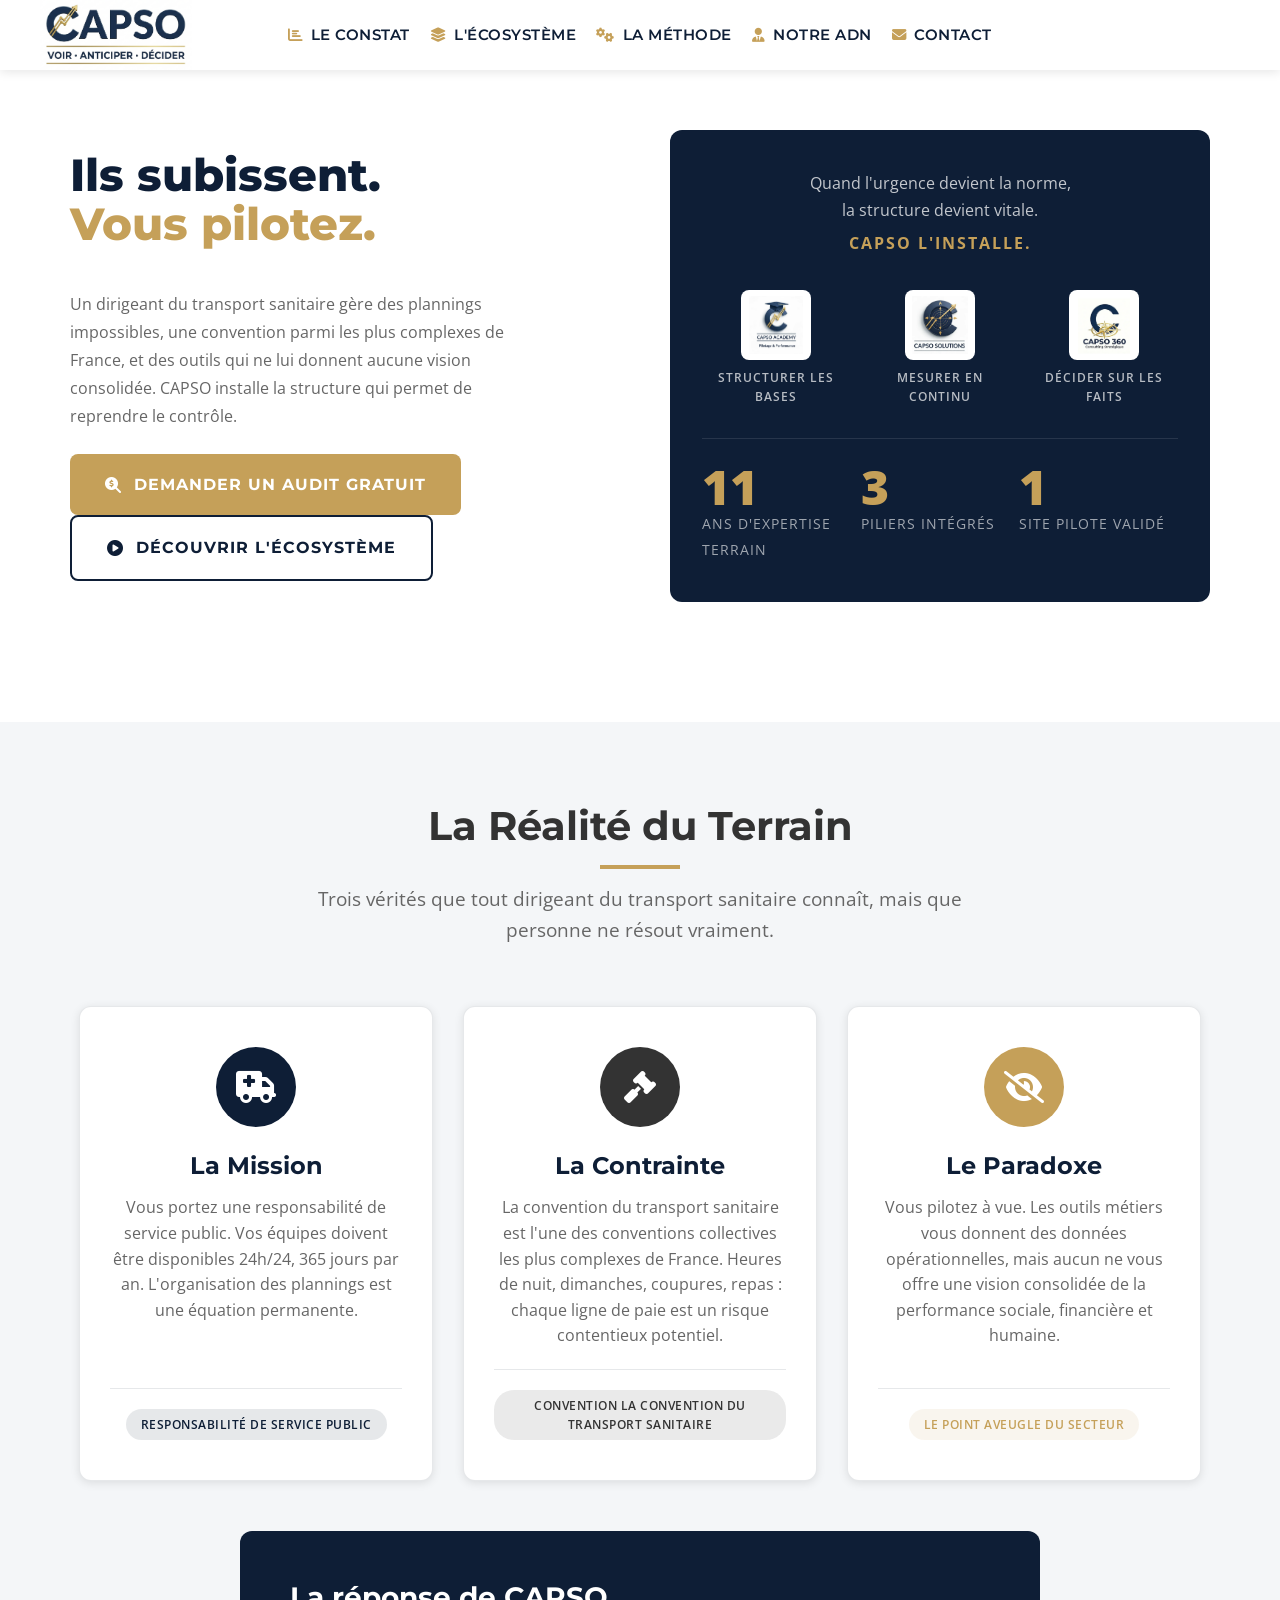
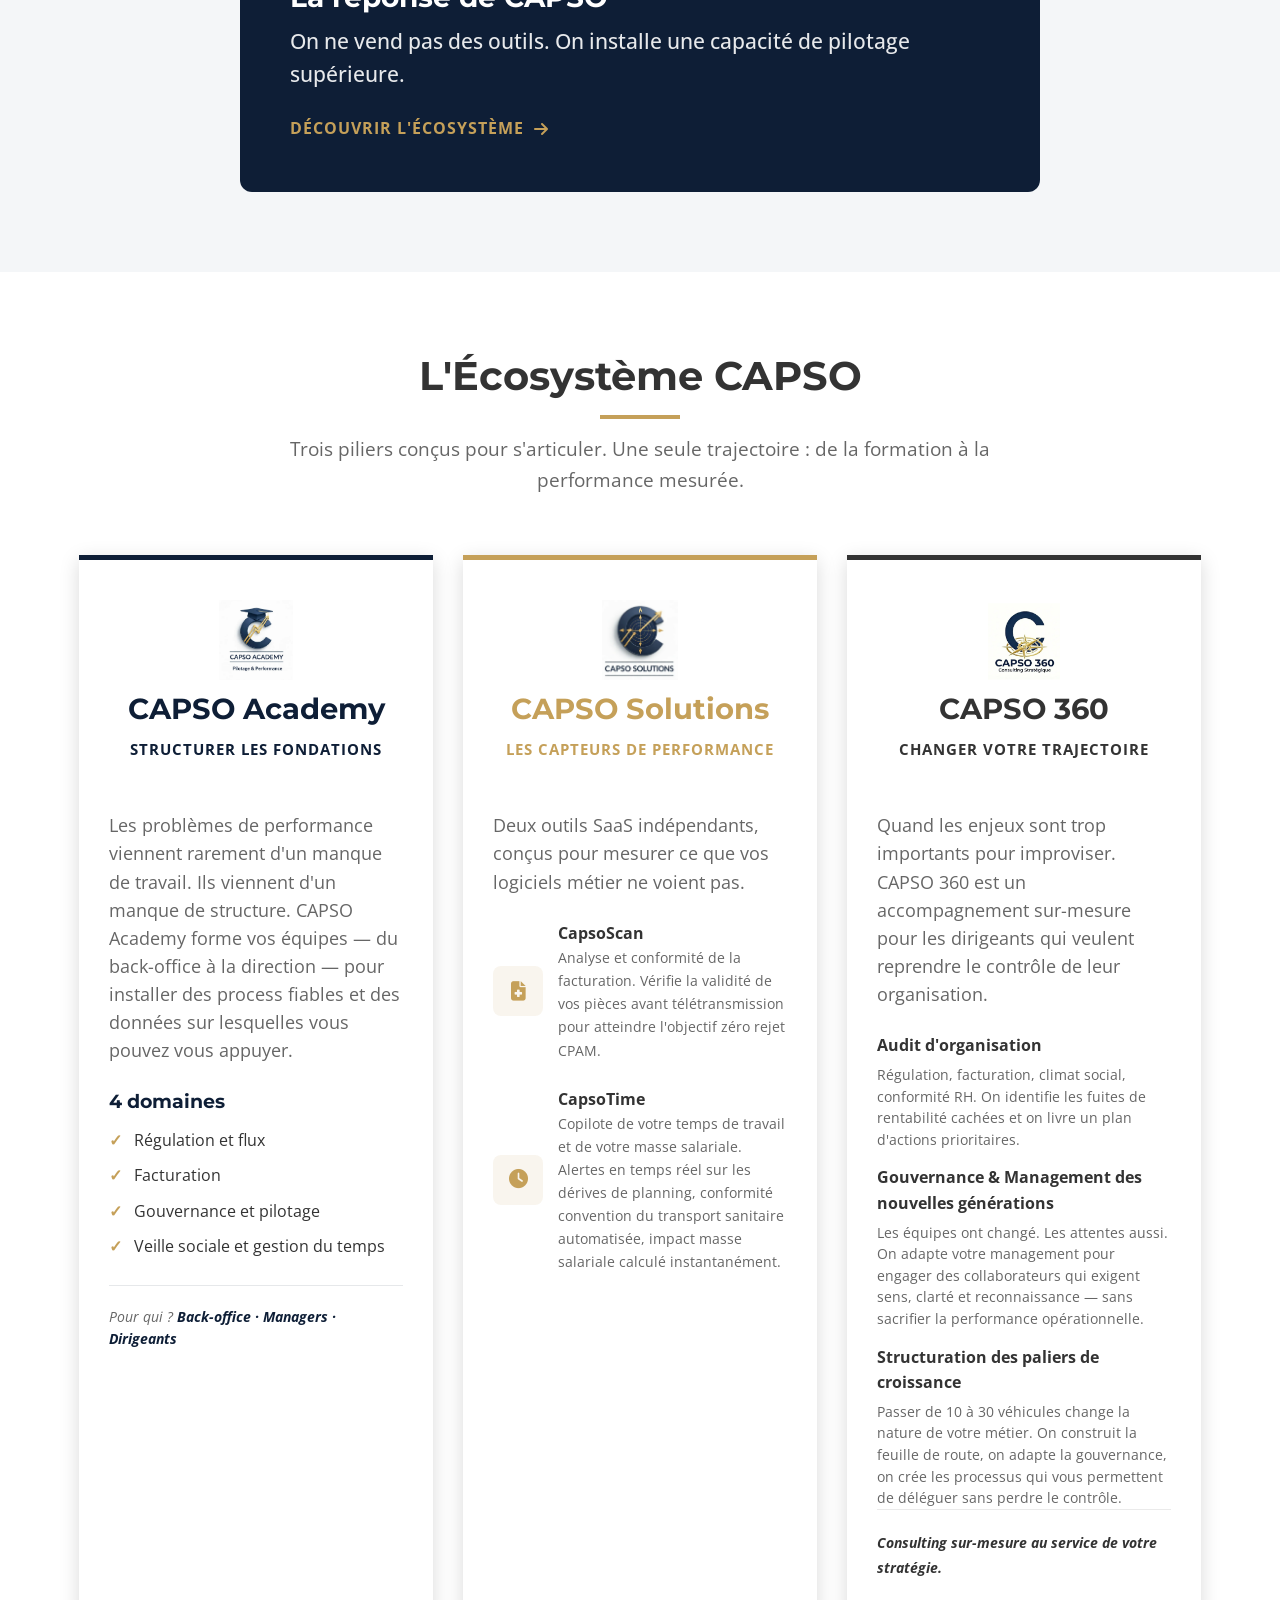
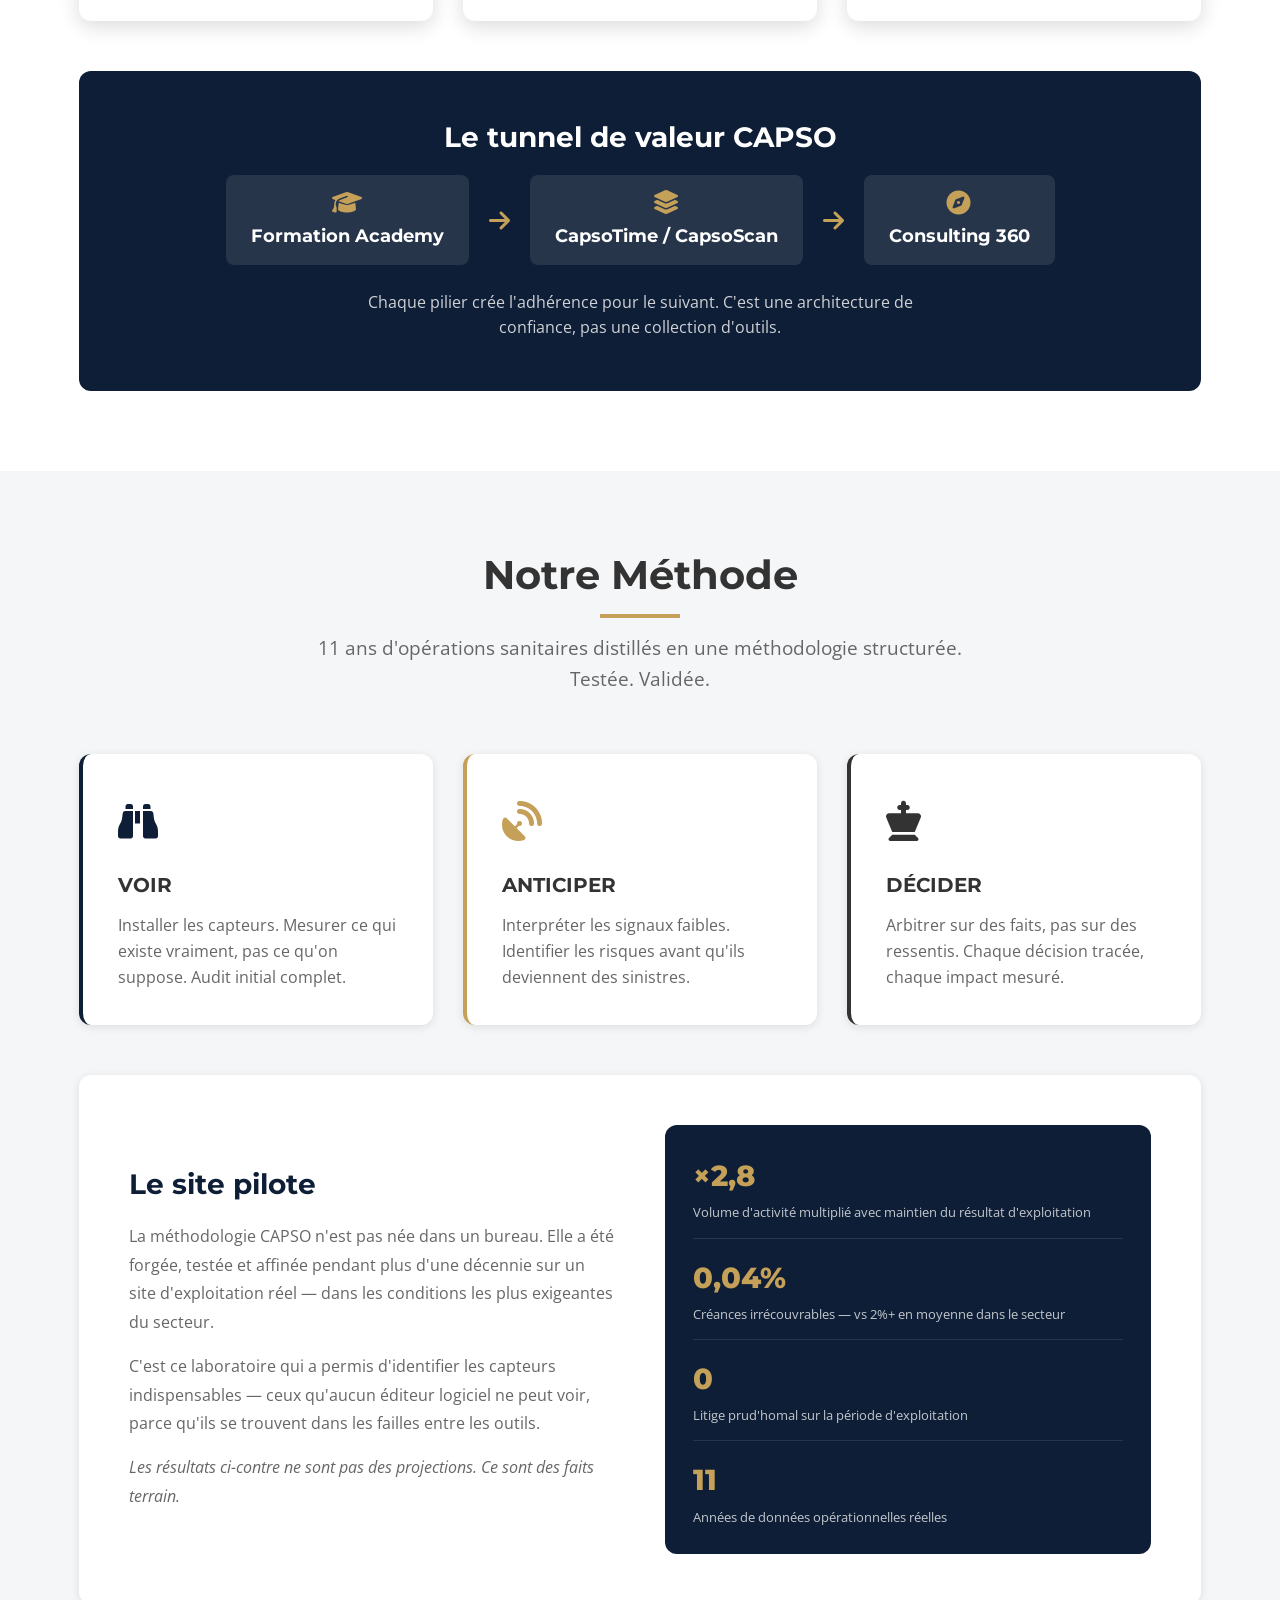
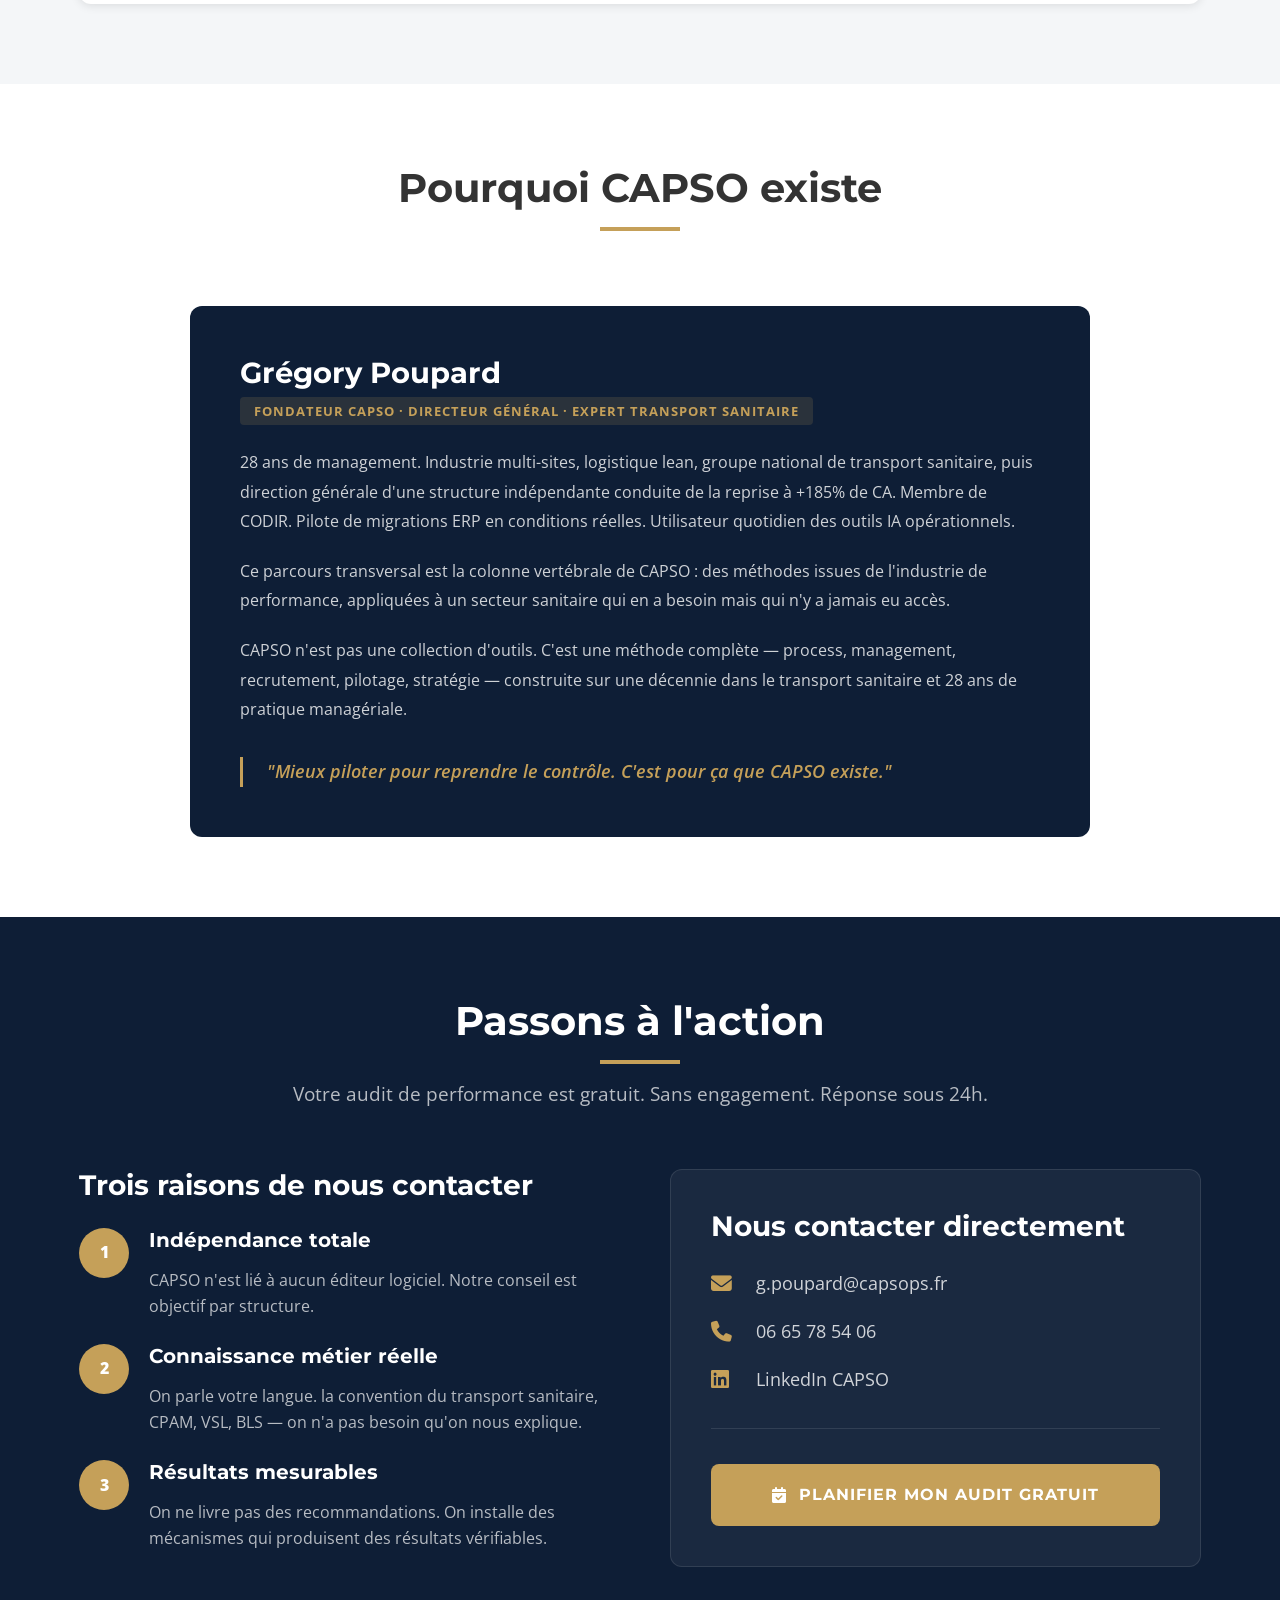
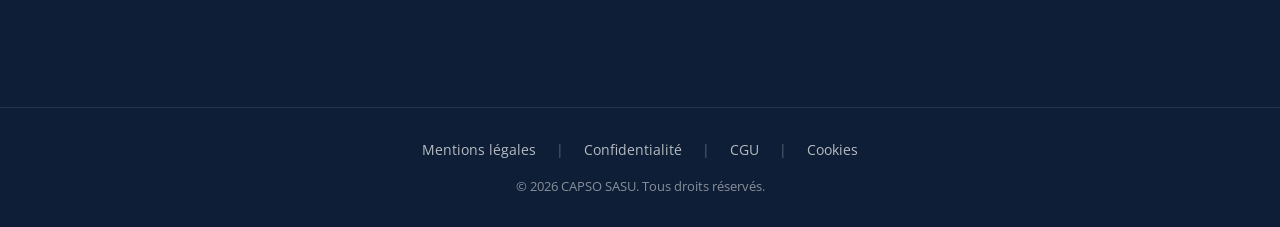
<file: index.html>
<!DOCTYPE html>
<html lang="fr">

<head>
    <meta charset="UTF-8">
    <meta name="viewport" content="width=device-width, initial-scale=1.0">
    <title>CAPSO - VOIR · ANTICIPER · DÉCIDER | Transport Sanitaire</title>
    <meta name="description"
        content="CAPSO transforme les dirigeants du transport sanitaire en architectes d'écosystèmes performants. 11 ans d'expertise opérationnelle.">

    <!-- Fonts -->
    <link rel="preconnect" href="https://fonts.googleapis.com">
    <link rel="preconnect" href="https://fonts.gstatic.com" crossorigin>
    <link
        href="https://fonts.googleapis.com/css2?family=Montserrat:wght@400;500;600;700;800&family=Open+Sans:wght@400;500;600;700&display=swap"
        rel="stylesheet">

    <!-- Font Awesome -->
    <link rel="stylesheet" href="https://cdnjs.cloudflare.com/ajax/libs/font-awesome/6.4.0/css/all.min.css">

    <!-- CSS -->
    <link rel="stylesheet" href="assets/css/style.css?v=2">

    <!-- Calendly link widget CSS & JS -->
    <link href="https://assets.calendly.com/assets/external/widget.css" rel="stylesheet">
    <script src="https://assets.calendly.com/assets/external/widget.js" type="text/javascript" async></script>
</head>

<body>

    <!-- ===== MODAL AUDIT / CONTACT ===== -->
    <div id="auditModal" role="dialog" aria-modal="true" aria-labelledby="auditModalTitle">
        <div class="audit-modal-overlay"></div>
        <div class="audit-modal-box">
            <div class="audit-modal-header">
                <button class="audit-modal-close" aria-label="Fermer"><i class="fas fa-times"></i></button>
                <div class="audit-modal-badge"><i class="fas fa-star"></i> Offre de lancement — Gratuit</div>
                <h2 id="auditModalTitle">Demander votre audit<br><span style="color:var(--accent-gold);">de performance
                        offert</span></h2>
                <p>Réponse sous 24h. Aucun engagement. Confidentialité garantie.</p>
            </div>
            <div class="audit-modal-body">
                <form id="modalAuditForm">
                    <div class="form-row">
                        <div class="form-group"><input type="text" name="nom" placeholder="Nom et prénom *" required>
                        </div>
                        <div class="form-group"><input type="email" name="email" placeholder="Email professionnel *"
                                required></div>
                    </div>
                    <div class="form-row">
                        <div class="form-group"><input type="tel" name="tel" placeholder="Téléphone"></div>
                        <div class="form-group"><input type="text" name="structure" placeholder="Nom de la structure *"
                                required></div>
                    </div>
                    <div class="form-group">
                        <select name="taille" required>
                            <option value="">Taille de votre flotte *</option>
                            <option value="1-5">1 à 5 véhicules</option>
                            <option value="6-15">6 à 15 véhicules</option>
                            <option value="16-30">16 à 30 véhicules</option>
                            <option value="30+">Plus de 30 véhicules</option>
                        </select>
                    </div>
                    <button type="submit" class="audit-modal-submit">
                        <i class="fas fa-paper-plane"></i> Demander mon audit gratuit
                    </button>
                </form>
                <div class="audit-modal-success">
                    <i class="fas fa-check-circle"></i>
                    <h3>Demande envoyée !</h3>
                    <p>Nous vous contacterons dans les 24h pour planifier votre audit de performance.</p>
                </div>
                <div class="audit-modal-divider">ou</div>
                <a href="https://calendly.com/dircapso/audit-performance" target="_blank"
                    class="audit-modal-calendly-btn">
                    <i class="fas fa-calendar-alt"></i> Choisir directement un créneau →
                </a>
                <div class="audit-modal-guarantee">
                    <i class="fas fa-lock"></i>
                    <span><strong>Confidentialité garantie.</strong> Vos données ne transitent jamais vers un éditeur
                        logiciel tiers. CAPSO est une structure indépendante.</span>
                </div>
            </div>
        </div>
    </div>
    <!-- ===== FIN MODAL ===== -->



    <!-- NAV OVERLAY (mobile) -->
    <div class="nav-overlay" id="navOverlay"></div>

    <!-- NAVIGATION -->
    <nav class="nav" id="mainNav">
        <div class="nav-inner">
            <a href="#hero">
                <img src="assets/images/capsoland.png" alt="CAPSO" class="nav-logo">
            </a>
            <ul class="nav-links" id="navLinks">
                <li><a href="#constat"><i class="fas fa-chart-bar"></i> Le constat</a></li>
                <li><a href="#ecosysteme"><i class="fas fa-layer-group"></i> L'écosystème</a></li>
                <li><a href="#methode"><i class="fas fa-cogs"></i> La méthode</a></li>
                <li><a href="#fondateur"><i class="fas fa-user-tie"></i> Notre ADN</a></li>
                <li><a href="#contact"><i class="fas fa-envelope"></i> Contact</a></li>
            </ul>
            <button class="nav-toggle" id="navToggle"><i class="fas fa-bars"></i></button>
        </div>
    </nav>


    <!-- HERO -->
    <section id="hero" class="hero-section">
        <div class="hero-inner">

            <!-- PAVÉ GAUCHE -->
            <div class="hero-left">
                <h1 class="main-title">Ils subissent.<br><span class="text-gold">Vous pilotez.</span></h1>
                <p class="hero-desc">Un dirigeant du transport sanitaire gère des plannings impossibles, une convention
                    parmi les plus complexes de France, et des outils qui ne lui donnent aucune vision consolidée. CAPSO
                    installe la structure qui permet de reprendre le contrôle.</p>
                <div class="hero-cta-container">
                    <a href="#" onclick="openAuditModal();return false;" class="cta-button-primary">
                        <i class="fas fa-search-dollar"></i>
                        Demander un audit gratuit
                    </a>
                    <a href="#ecosysteme" class="cta-button-secondary">
                        <i class="fas fa-play-circle"></i>
                        Découvrir l'écosystème
                    </a>
                </div>
            </div>

            <!-- PAVÉ DROIT -->
            <div class="hero-right">
                <p class="hero-tagline">Quand l'urgence devient la norme,<br>la structure devient vitale.<br><span>CAPSO
                        l'installe.</span></p>
                <div class="piliers-row">
                    <div class="pilier-item">
                        <img src="assets/images/13527.jpg" alt="CAPSO Academy">
                        <p>Structurer les bases</p>
                    </div>
                    <div class="pilier-item">
                        <img src="assets/images/13525.jpg" alt="CAPSO Solutions">
                        <p>Mesurer en continu</p>
                    </div>
                    <div class="pilier-item">
                        <img src="assets/images/13523.jpg" alt="CAPSO 360">
                        <p>Décider sur les faits</p>
                    </div>
                </div>
                <div class="hero-stats">
                    <div class="stat-item">
                        <span class="stat-number">11</span>
                        <span class="stat-label">Ans d'expertise terrain</span>
                    </div>
                    <div class="stat-item">
                        <span class="stat-number">3</span>
                        <span class="stat-label">Piliers intégrés</span>
                    </div>
                    <div class="stat-item">
                        <span class="stat-number">1</span>
                        <span class="stat-label">Site pilote validé</span>
                    </div>
                </div>
            </div>

        </div>
    </section>


    <!-- CONSTAT -->
    <section id="constat" class="section-padding bg-offwhite">
        <div class="container">
            <div class="section-header text-center">
                <h2 class="section-title">La Réalité du Terrain</h2>
                <p class="section-subtitle">Trois vérités que tout dirigeant du transport sanitaire connaît, mais
                    que
                    personne ne résout vraiment.</p>
            </div>
            <div class="cards-grid">
                <div class="card">
                    <div class="card-icon bg-navy">
                        <i class="fas fa-ambulance"></i>
                    </div>
                    <h3 class="card-title">La Mission</h3>
                    <p class="card-text">Vous portez une responsabilité de service public. Vos équipes doivent être
                        disponibles 24h/24, 365 jours par an. L'organisation des plannings est une équation
                        permanente.
                    </p>
                    <div class="card-footer">
                        <span class="tag tag-mission">Responsabilité de service public</span>
                    </div>
                </div>
                <div class="card">
                    <div class="card-icon bg-charcoal">
                        <i class="fas fa-gavel"></i>
                    </div>
                    <h3 class="card-title">La Contrainte</h3>
                    <p class="card-text">La convention du transport sanitaire est l'une des conventions collectives
                        les plus complexes de France. Heures de nuit, dimanches, coupures, repas : chaque ligne de
                        paie
                        est un risque contentieux potentiel.</p>
                    <div class="card-footer">
                        <span class="tag tag-contrainte">Convention la convention du transport sanitaire</span>
                    </div>
                </div>
                <div class="card">
                    <div class="card-icon" style="background:var(--accent-gold);">
                        <i class="fas fa-eye-slash"></i>
                    </div>
                    <h3 class="card-title">Le Paradoxe</h3>
                    <p class="card-text">Vous pilotez à vue. Les outils métiers vous donnent des données
                        opérationnelles, mais aucun ne vous offre une vision consolidée de la performance sociale,
                        financière et humaine.</p>
                    <div class="card-footer">
                        <span class="tag tag-paradoxe">Le point aveugle du secteur</span>
                    </div>
                </div>
            </div>
            <div class="conclusion-box">
                <h3>La réponse de CAPSO</h3>
                <p class="lead">On ne vend pas des outils. On installe une capacité de pilotage supérieure.</p>
                <a href="#ecosysteme" class="btn-link">Découvrir l'écosystème <i class="fas fa-arrow-right"></i></a>
            </div>
        </div>
    </section>

    <!-- ECOSYSTÈME -->
    <section id="ecosysteme" class="section-padding bg-white">
        <div class="container">
            <div class="section-header text-center">
                <h2 class="section-title">L'Écosystème CAPSO</h2>
                <p class="section-subtitle">Trois piliers conçus pour s'articuler. Une seule trajectoire : de la
                    formation à la performance mesurée.</p>
            </div>
            <div class="ecosysteme-grid">
                <!-- PILIER 1 : ACADEMY -->
                <div class="pillar-card">
                    <div class="pillar-header">
                        <img src="assets/images/13527.jpg" alt="CAPSO Academy"
                            style="width:80px;height:80px;object-fit:contain;margin:0 auto 12px;display:block;">
                        <h3 class="pillar-title text-navy">CAPSO Academy</h3>
                        <span class="pillar-mantra text-navy">STRUCTURER LES FONDATIONS</span>
                    </div>
                    <div class="pillar-body">
                        <p class="pillar-intro">Les problèmes de performance viennent rarement d'un manque de
                            travail.
                            Ils viennent d'un manque de structure. CAPSO Academy forme vos équipes — du back-office
                            à la
                            direction — pour installer des process fiables et des données sur lesquelles vous pouvez
                            vous appuyer.</p>
                        <div class="pillar-modules">
                            <h4>4 domaines</h4>
                            <ul>
                                <li>Régulation et flux</li>
                                <li>Facturation</li>
                                <li>Gouvernance et pilotage</li>
                                <li>Veille sociale et gestion du temps</li>
                            </ul>
                        </div>
                        <div
                            style="margin-top:auto; padding-top:20px; border-top:1px solid rgba(14,30,54,0.1); display:flex; align-items:center; justify-content:space-between; flex-wrap:wrap; gap:10px;">
                            <span style="font-size:0.85rem; color:var(--text-grey); font-style:italic;">Pour qui ?
                                <strong style="color:var(--primary-navy);">Back-office · Managers ·
                                    Dirigeants</strong></span>
                        </div>
                    </div>
                </div>

                <!-- PILIER 2 : SOLUTIONS -->
                <div class="pillar-card">
                    <div class="pillar-header">
                        <img src="assets/images/13525.jpg" alt="CAPSO Solutions"
                            style="width:80px;height:80px;object-fit:contain;margin:0 auto 12px;display:block;">
                        <h3 class="pillar-title text-gold">CAPSO Solutions</h3>
                        <span class="pillar-mantra text-gold">Les capteurs de performance</span>
                    </div>
                    <div class="pillar-body">
                        <p class="pillar-intro">Deux outils SaaS indépendants, conçus pour mesurer ce que vos
                            logiciels
                            métier ne voient pas.</p>
                        <div class="pillar-tools">
                            <div class="tool-item">
                                <div class="tool-icon" style="background:rgba(197,160,89,0.1);">
                                    <i class="fas fa-file-medical text-gold"></i>
                                </div>
                                <div>
                                    <strong>CapsoScan</strong>
                                    <p style="font-size:0.9rem;color:var(--text-grey);">Analyse et conformité de la
                                        facturation. Vérifie la validité de vos pièces avant télétransmission pour
                                        atteindre l'objectif zéro rejet CPAM.</p>
                                </div>
                            </div>
                            <div class="tool-item">
                                <div class="tool-icon" style="background:rgba(197,160,89,0.1);">
                                    <i class="fas fa-clock text-gold"></i>
                                </div>
                                <div>
                                    <strong>CapsoTime</strong>
                                    <p style="font-size:0.9rem;color:var(--text-grey);">Copilote de votre temps de
                                        travail et de votre masse salariale. Alertes en temps réel sur les dérives
                                        de
                                        planning, conformité convention du transport sanitaire automatisée, impact
                                        masse
                                        salariale calculé instantanément.</p>
                                </div>
                            </div>
                        </div>
                    </div>
                </div>

                <!-- PILIER 3 : 360 -->
                <div class="pillar-card">
                    <div class="pillar-header">
                        <img src="assets/images/13523.jpg" alt="CAPSO 360"
                            style="width:80px;height:80px;object-fit:contain;margin:0 auto 12px;display:block;">
                        <h3 class="pillar-title">CAPSO 360</h3>
                        <span class="pillar-mantra" style="color:var(--charcoal);">CHANGER VOTRE TRAJECTOIRE</span>
                    </div>
                    <div class="pillar-body">
                        <p class="pillar-intro">Quand les enjeux sont trop importants pour improviser. CAPSO 360 est
                            un
                            accompagnement sur-mesure pour les dirigeants qui veulent reprendre le contrôle de leur
                            organisation.</p>
                        <div class="pillar-modules">
                            <div style="margin-bottom: 15px;">
                                <strong style="color:var(--charcoal);">Audit d'organisation</strong>
                                <p style="font-size:0.9rem;color:var(--text-grey);margin-top:5px;line-height:1.5;">
                                    Régulation, facturation, climat social, conformité RH. On identifie les fuites
                                    de
                                    rentabilité cachées et on livre un plan d'actions prioritaires.</p>
                            </div>
                            <div style="margin-bottom: 15px;">
                                <strong style="color:var(--charcoal);">Gouvernance & Management des nouvelles
                                    générations</strong>
                                <p style="font-size:0.9rem;color:var(--text-grey);margin-top:5px;line-height:1.5;">
                                    Les
                                    équipes ont changé. Les attentes aussi. On adapte votre management pour engager
                                    des
                                    collaborateurs qui exigent sens, clarté et reconnaissance — sans sacrifier la
                                    performance opérationnelle.</p>
                            </div>
                            <div>
                                <strong style="color:var(--charcoal);">Structuration des paliers de
                                    croissance</strong>
                                <p style="font-size:0.9rem;color:var(--text-grey);margin-top:5px;line-height:1.5;">
                                    Passer de 10 à 30 véhicules change la nature de votre métier. On construit la
                                    feuille de route, on adapte la gouvernance, on crée les processus qui vous
                                    permettent de déléguer sans perdre le contrôle.</p>
                            </div>
                        </div>
                        <div style="margin-top:auto; padding-top:20px; border-top:1px solid rgba(51,51,51,0.1);">
                            <span style="font-size:0.9rem; color:var(--text-grey); font-style:italic;"><strong
                                    style="color:var(--charcoal);">Consulting sur-mesure au service de votre
                                    stratégie.</strong></span>
                        </div>
                    </div>
                </div>
            </div>

            <!-- Tunnel -->
            <div
                style="background:var(--primary-navy);color:white;border-radius:12px;padding:50px;text-align:center;margin-top:50px;">
                <h3 style="color:white;margin-bottom:20px;">Le tunnel de valeur CAPSO</h3>
                <div class="tunnel-flex"
                    style="display:flex;justify-content:center;align-items:center;gap:20px;flex-wrap:wrap;font-family:var(--font-heading);font-weight:700;font-size:1.1rem;">
                    <span style="background:rgba(255,255,255,0.1);padding:15px 25px;border-radius:8px;">
                        <i class="fas fa-graduation-cap"
                            style="color:var(--accent-gold);display:block;font-size:1.5rem;margin-bottom:8px;"></i>
                        Formation Academy
                    </span>
                    <i class="fas fa-arrow-right" style="color:var(--accent-gold);font-size:1.5rem;"></i>
                    <span style="background:rgba(255,255,255,0.1);padding:15px 25px;border-radius:8px;">
                        <i class="fas fa-layer-group"
                            style="color:var(--accent-gold);display:block;font-size:1.5rem;margin-bottom:8px;"></i>
                        CapsoTime / CapsoScan
                    </span>
                    <i class="fas fa-arrow-right" style="color:var(--accent-gold);font-size:1.5rem;"></i>
                    <span style="background:rgba(255,255,255,0.1);padding:15px 25px;border-radius:8px;">
                        <i class="fas fa-compass"
                            style="color:var(--accent-gold);display:block;font-size:1.5rem;margin-bottom:8px;"></i>
                        Consulting 360
                    </span>
                </div>
                <p style="margin-top:25px;opacity:0.8;max-width:600px;margin-left:auto;margin-right:auto;">
                    Chaque pilier crée l'adhérence pour le suivant. C'est une architecture de confiance, pas une
                    collection d'outils.
                </p>
            </div>
        </div>
    </section>

    <!-- MÉTHODE -->
    <section id="methode" class="section-padding bg-offwhite">
        <div class="container">
            <div class="section-header text-center">
                <h2 class="section-title">Notre Méthode</h2>
                <p class="section-subtitle">11 ans d'opérations sanitaires distillés en une méthodologie structurée.
                    Testée. Validée.</p>
            </div>
            <div style="display:grid;grid-template-columns:repeat(auto-fit,minmax(250px,1fr));gap:30px;margin:50px 0;">
                <div
                    style="background:white;padding:35px;border-radius:12px;box-shadow:var(--shadow-sm);border-left:4px solid var(--primary-navy);">
                    <div style="font-size:2.5rem;color:var(--primary-navy);margin-bottom:20px;"><i
                            class="fas fa-binoculars"></i></div>
                    <h4>VOIR</h4>
                    <p style="color:var(--text-grey);">Installer les capteurs. Mesurer ce qui existe vraiment, pas
                        ce
                        qu'on suppose. Audit initial complet.</p>
                </div>
                <div
                    style="background:white;padding:35px;border-radius:12px;box-shadow:var(--shadow-sm);border-left:4px solid var(--accent-gold);">
                    <div style="font-size:2.5rem;color:var(--accent-gold);margin-bottom:20px;"><i
                            class="fas fa-satellite-dish"></i></div>
                    <h4>ANTICIPER</h4>
                    <p style="color:var(--text-grey);">Interpréter les signaux faibles. Identifier les risques avant
                        qu'ils deviennent des sinistres.</p>
                </div>
                <div
                    style="background:white;padding:35px;border-radius:12px;box-shadow:var(--shadow-sm);border-left:4px solid var(--charcoal);">
                    <div style="font-size:2.5rem;color:var(--charcoal);margin-bottom:20px;"><i
                            class="fas fa-chess-king"></i></div>
                    <h4>DÉCIDER</h4>
                    <p style="color:var(--text-grey);">Arbitrer sur des faits, pas sur des ressentis. Chaque
                        décision
                        tracée, chaque impact mesuré.</p>
                </div>
            </div>
            <div style="background:white;border-radius:12px;padding:50px;box-shadow:var(--shadow-sm);margin-top:20px;">
                <div class="site-pilote-grid" style="display:grid;grid-template-columns:1fr 1fr;gap:50px;align-items:center;">

                    <!-- GAUCHE — Texte -->
                    <div>
                        <h3 style="color:var(--primary-navy);margin-bottom:20px;">Le site pilote</h3>
                        <p style="color:var(--text-grey);line-height:1.8;">
                            La méthodologie CAPSO n'est pas née dans un bureau. Elle a été forgée, testée et affinée
                            pendant plus d'une décennie sur un site d'exploitation réel — dans les conditions les plus
                            exigeantes du secteur.
                        </p>
                        <p style="color:var(--text-grey);line-height:1.8;margin-top:15px;">
                            C'est ce laboratoire qui a permis d'identifier les capteurs indispensables — ceux qu'aucun
                            éditeur logiciel ne peut voir, parce qu'ils se trouvent dans les failles entre les outils.
                        </p>
                        <p style="color:var(--text-grey);line-height:1.8;margin-top:15px;font-style:italic;">
                            Les résultats ci-contre ne sont pas des projections. Ce sont des faits terrain.
                        </p>
                    </div>

                    <!-- DROITE — Chiffres -->
                    <div
                        style="background:var(--primary-navy);border-radius:12px;padding:28px;display:flex;flex-direction:column;gap:16px;">
                        <div style="border-bottom:1px solid rgba(255,255,255,0.1);padding-bottom:16px;">
                            <div
                                style="font-size:1.8rem;font-weight:800;color:var(--accent-gold);font-family:var(--font-heading);">
                                ×2,8</div>
                            <div style="color:rgba(255,255,255,0.75);font-size:0.82rem;margin-top:4px;line-height:1.4;">
                                Volume d'activité multiplié avec maintien du résultat d'exploitation</div>
                        </div>
                        <div style="border-bottom:1px solid rgba(255,255,255,0.1);padding-bottom:16px;">
                            <div
                                style="font-size:1.8rem;font-weight:800;color:var(--accent-gold);font-family:var(--font-heading);">
                                0,04%</div>
                            <div style="color:rgba(255,255,255,0.75);font-size:0.82rem;margin-top:4px;line-height:1.4;">
                                Créances irrécouvrables — vs 2%+ en moyenne dans le secteur</div>
                        </div>
                        <div style="border-bottom:1px solid rgba(255,255,255,0.1);padding-bottom:16px;">
                            <div
                                style="font-size:1.8rem;font-weight:800;color:var(--accent-gold);font-family:var(--font-heading);">
                                0</div>
                            <div style="color:rgba(255,255,255,0.75);font-size:0.82rem;margin-top:4px;line-height:1.4;">
                                Litige prud'homal sur la période d'exploitation</div>
                        </div>
                        <div>
                            <div
                                style="font-size:1.8rem;font-weight:800;color:var(--accent-gold);font-family:var(--font-heading);">
                                11</div>
                            <div style="color:rgba(255,255,255,0.75);font-size:0.82rem;margin-top:4px;line-height:1.4;">
                                Années de données opérationnelles réelles</div>
                        </div>
                    </div>

                </div>
            </div>
        </div>
    </section>

    <!-- LE FONDATEUR -->
    <section id="fondateur" class="section-padding bg-white">
        <div class="container">
            <div class="section-header text-center">
                <h2 class="section-title">Pourquoi CAPSO existe</h2>
            </div>
            <div style="background:var(--primary-navy);border-radius:12px;padding:50px;max-width:900px;margin:0 auto;">
                <div style="margin-bottom:24px;">
                    <h3 style="color:var(--white);font-size:1.8rem;margin-bottom:8px;">Grégory Poupard</h3>
                    <span
                        style="background:rgba(197,160,89,0.15);color:var(--accent-gold);padding:5px 14px;border-radius:4px;font-size:0.8rem;font-weight:700;letter-spacing:1px;text-transform:uppercase;">Fondateur
                        CAPSO · Directeur Général · Expert Transport Sanitaire</span>
                </div>
                <p style="color:rgba(255,255,255,0.8);line-height:1.85;margin-bottom:20px;">
                    28 ans de management. Industrie multi-sites, logistique lean, groupe national de transport
                    sanitaire, puis direction générale d'une structure indépendante conduite de la reprise à +185% de
                    CA. Membre de CODIR. Pilote de migrations ERP en conditions réelles. Utilisateur quotidien des
                    outils IA opérationnels.
                </p>
                <p style="color:rgba(255,255,255,0.8);line-height:1.85;margin-bottom:20px;">
                    Ce parcours transversal est la colonne vertébrale de CAPSO : des méthodes issues de l'industrie de
                    performance, appliquées à un secteur sanitaire qui en a besoin mais qui n'y a jamais eu accès.
                </p>
                <p style="color:rgba(255,255,255,0.8);line-height:1.85;margin-bottom:32px;">
                    CAPSO n'est pas une collection d'outils. C'est une méthode complète — process, management,
                    recrutement, pilotage, stratégie — construite sur une décennie dans le transport sanitaire et 28 ans
                    de pratique managériale.
                </p>
                <blockquote
                    style="border-left:3px solid var(--accent-gold);padding-left:24px;font-style:italic;font-size:1.1rem;color:var(--accent-gold);font-weight:600;margin:0;">
                    "Mieux piloter pour reprendre le contrôle. C'est pour ça que CAPSO existe."
                </blockquote>
            </div>
        </div>
    </section>

    <!-- CONTACT -->
    <section id="contact" class="section-padding bg-navy text-white">
        <div class="container">
            <div class="section-header text-center">
                <h2 class="section-title" style="color:white;">Passons à l'action</h2>
                <p class="section-subtitle" style="color:rgba(255,255,255,0.7);">Votre audit de performance est
                    gratuit.
                    Sans engagement. Réponse sous 24h.</p>
            </div>
            <div class="contact-grid" style="display:grid;grid-template-columns:1fr 1fr;gap:60px;align-items:start;">
                <div>
                    <h3 style="color:white;margin-bottom:25px;">Trois raisons de nous contacter</h3>
                    <div style="display:flex;flex-direction:column;gap:25px;">
                        <div style="display:flex;gap:20px;align-items:flex-start;">
                            <div
                                style="background:var(--accent-gold);width:50px;height:50px;border-radius:50%;display:flex;align-items:center;justify-content:center;flex-shrink:0;font-weight:800;">
                                1</div>
                            <div>
                                <h4 style="color:white;">Indépendance totale</h4>
                                <p style="opacity:0.7;">CAPSO n'est lié à aucun éditeur logiciel. Notre conseil est
                                    objectif par structure.</p>
                            </div>
                        </div>
                        <div style="display:flex;gap:20px;align-items:flex-start;">
                            <div
                                style="background:var(--accent-gold);width:50px;height:50px;border-radius:50%;display:flex;align-items:center;justify-content:center;flex-shrink:0;font-weight:800;">
                                2</div>
                            <div>
                                <h4 style="color:white;">Connaissance métier réelle</h4>
                                <p style="opacity:0.7;">On parle votre langue. la convention du transport sanitaire,
                                    CPAM, VSL, BLS — on n'a pas besoin qu'on nous explique.</p>
                            </div>
                        </div>
                        <div style="display:flex;gap:20px;align-items:flex-start;">
                            <div
                                style="background:var(--accent-gold);width:50px;height:50px;border-radius:50%;display:flex;align-items:center;justify-content:center;flex-shrink:0;font-weight:800;">
                                3</div>
                            <div>
                                <h4 style="color:white;">Résultats mesurables</h4>
                                <p style="opacity:0.7;">On ne livre pas des recommandations. On installe des
                                    mécanismes
                                    qui produisent des résultats vérifiables.</p>
                            </div>
                        </div>
                    </div>
                </div>
                <div
                    style="background:rgba(255,255,255,0.05);border-radius:12px;padding:40px;border:1px solid rgba(255,255,255,0.1);">
                    <h3 style="color:white;margin-bottom:25px;">Nous contacter directement</h3>
                    <div style="display:flex;flex-direction:column;gap:20px;">
                        <a href="https://mail.google.com/mail/?view=cm&to=g.poupard@capsops.fr" target="_blank"
                            style="display:flex;gap:15px;align-items:center;color:rgba(255,255,255,0.8);font-size:1.1rem;cursor:pointer;"
                            onmouseover="this.style.textDecoration='underline';this.style.color='#c5a059';"
                            onmouseout="this.style.textDecoration='none';this.style.color='rgba(255,255,255,0.8)';">
                            <i class="fas fa-envelope"
                                style="color:var(--accent-gold);font-size:1.3rem;width:30px;"></i>
                            g.poupard@capsops.fr
                        </a>
                        <a href="tel:+33665785406"
                            style="display:flex;gap:15px;align-items:center;color:rgba(255,255,255,0.8);font-size:1.1rem;">
                            <i class="fas fa-phone" style="color:var(--accent-gold);font-size:1.3rem;width:30px;"></i>
                            06 65 78 54 06
                        </a>
                        <a href="https://linkedin.com/in/" target="_blank"
                            style="display:flex;gap:15px;align-items:center;color:rgba(255,255,255,0.8);font-size:1.1rem;">
                            <i class="fab fa-linkedin"
                                style="color:var(--accent-gold);font-size:1.3rem;width:30px;"></i>
                            LinkedIn CAPSO
                        </a>
                    </div>
                    <div style="margin-top:35px;padding-top:35px;border-top:1px solid rgba(255,255,255,0.1);">
                        <a href="#" onclick="openAuditModal();return false;" class="cta-button-primary"
                            style="width:100%;justify-content:center;">
                            <i class="fas fa-calendar-check"></i>
                            Planifier mon audit gratuit
                        </a>
                    </div>
                </div>
            </div>
        </div>
    </section>

    <!-- FOOTER -->
    <footer
        style="background:var(--primary-navy); padding: 30px 0; text-align: center; font-size: 0.9rem; border-top: 1px solid rgba(255,255,255,0.1);">
        <div class="container" style="display: flex; justify-content: center; gap: 20px; flex-wrap: wrap;">
            <a href="pages/mentions-legales.html"
                style="color: rgba(255,255,255,0.7); text-decoration: none; transition: 0.3s;">Mentions légales</a>
            <span style="color: rgba(255,255,255,0.3);">|</span>
            <a href="pages/confidentialite.html"
                style="color: rgba(255,255,255,0.7); text-decoration: none; transition: 0.3s;">Confidentialité</a>
            <span style="color: rgba(255,255,255,0.3);">|</span>
            <a href="pages/cgu.html"
                style="color: rgba(255,255,255,0.7); text-decoration: none; transition: 0.3s;">CGU</a>
            <span style="color: rgba(255,255,255,0.3);">|</span>
            <a href="pages/cookies.html"
                style="color: rgba(255,255,255,0.7); text-decoration: none; transition: 0.3s;">Cookies</a>
        </div>
        <div style="color: rgba(255,255,255,0.5); margin-top: 15px; font-size: 0.8rem;">
            &copy; 2026 CAPSO SASU. Tous droits réservés.
        </div>
    </footer>

    <!-- Back to top -->
    <button class="back-to-top" id="backToTop" aria-label="Retour en haut">
        <i class="fas fa-chevron-up"></i>
    </button>

    <!-- JS -->
    <script src="assets/js/main.js"></script>
</body>

</html>
</file>
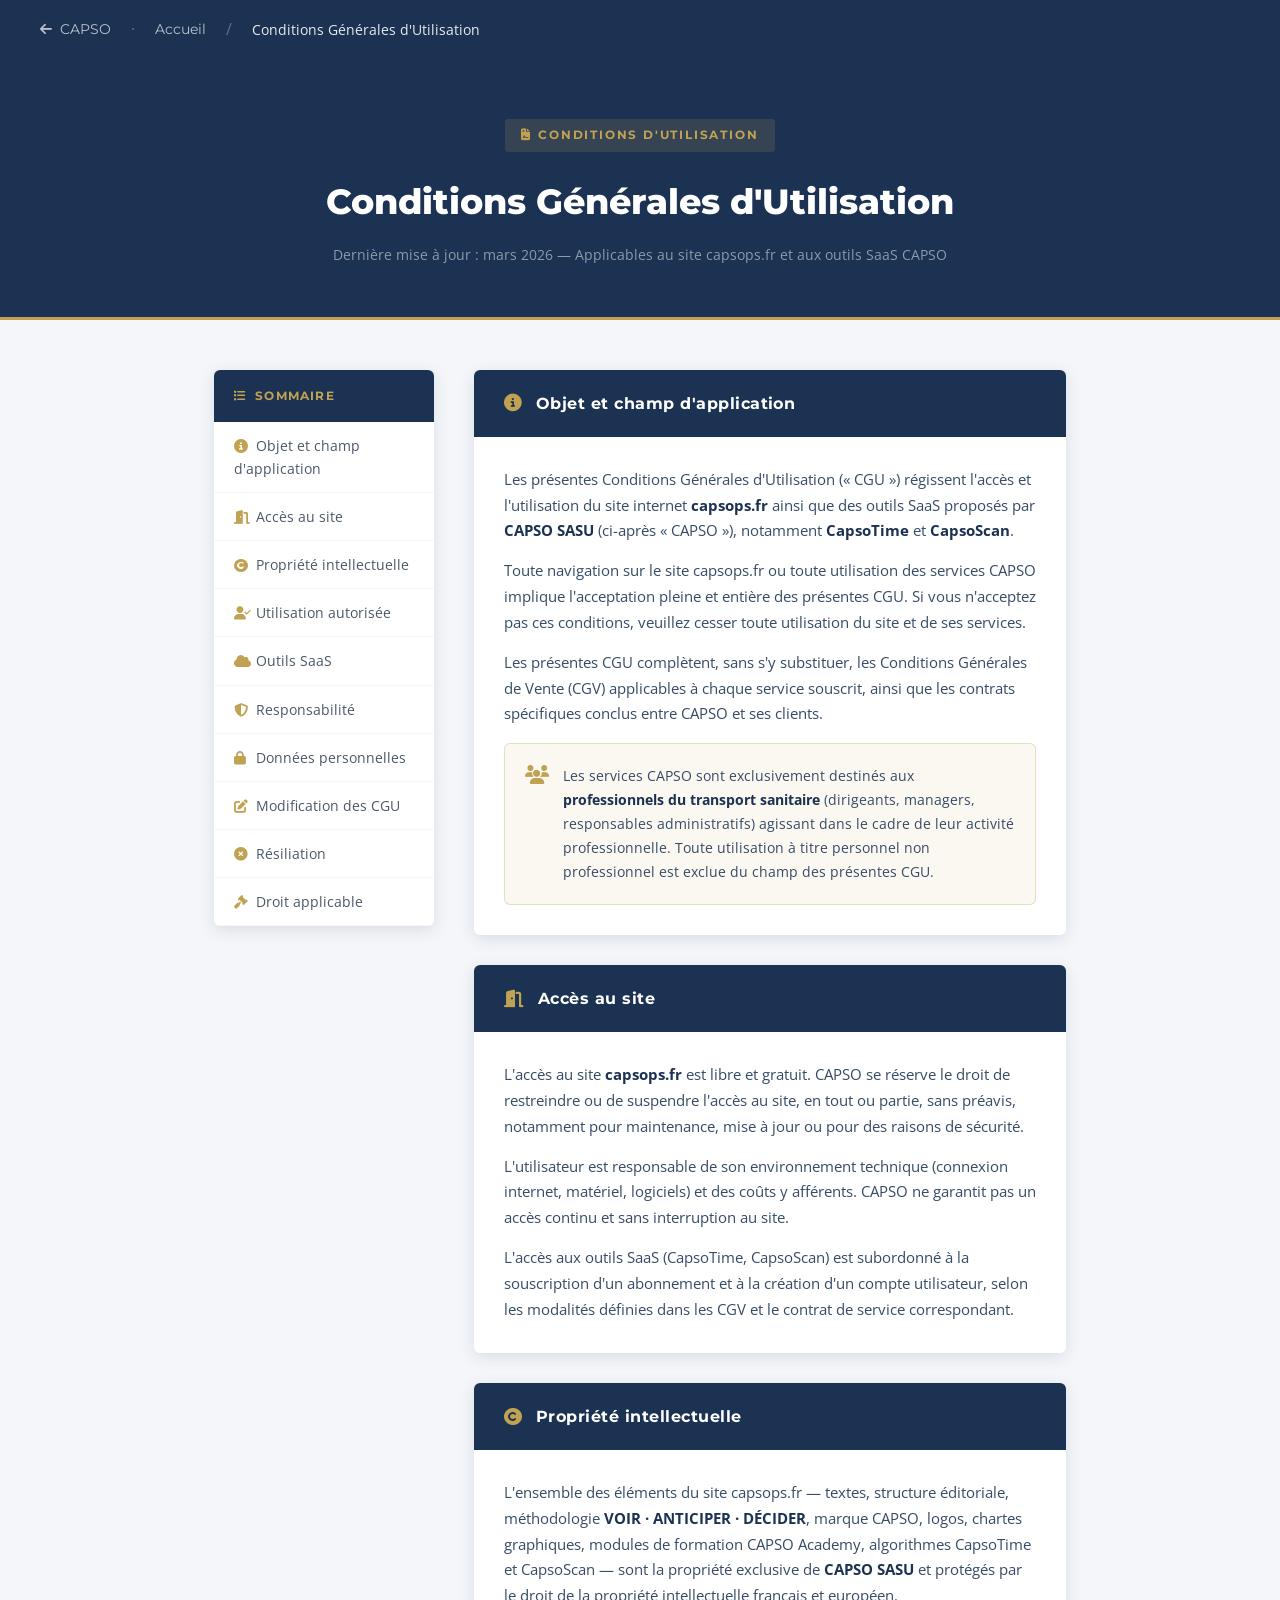
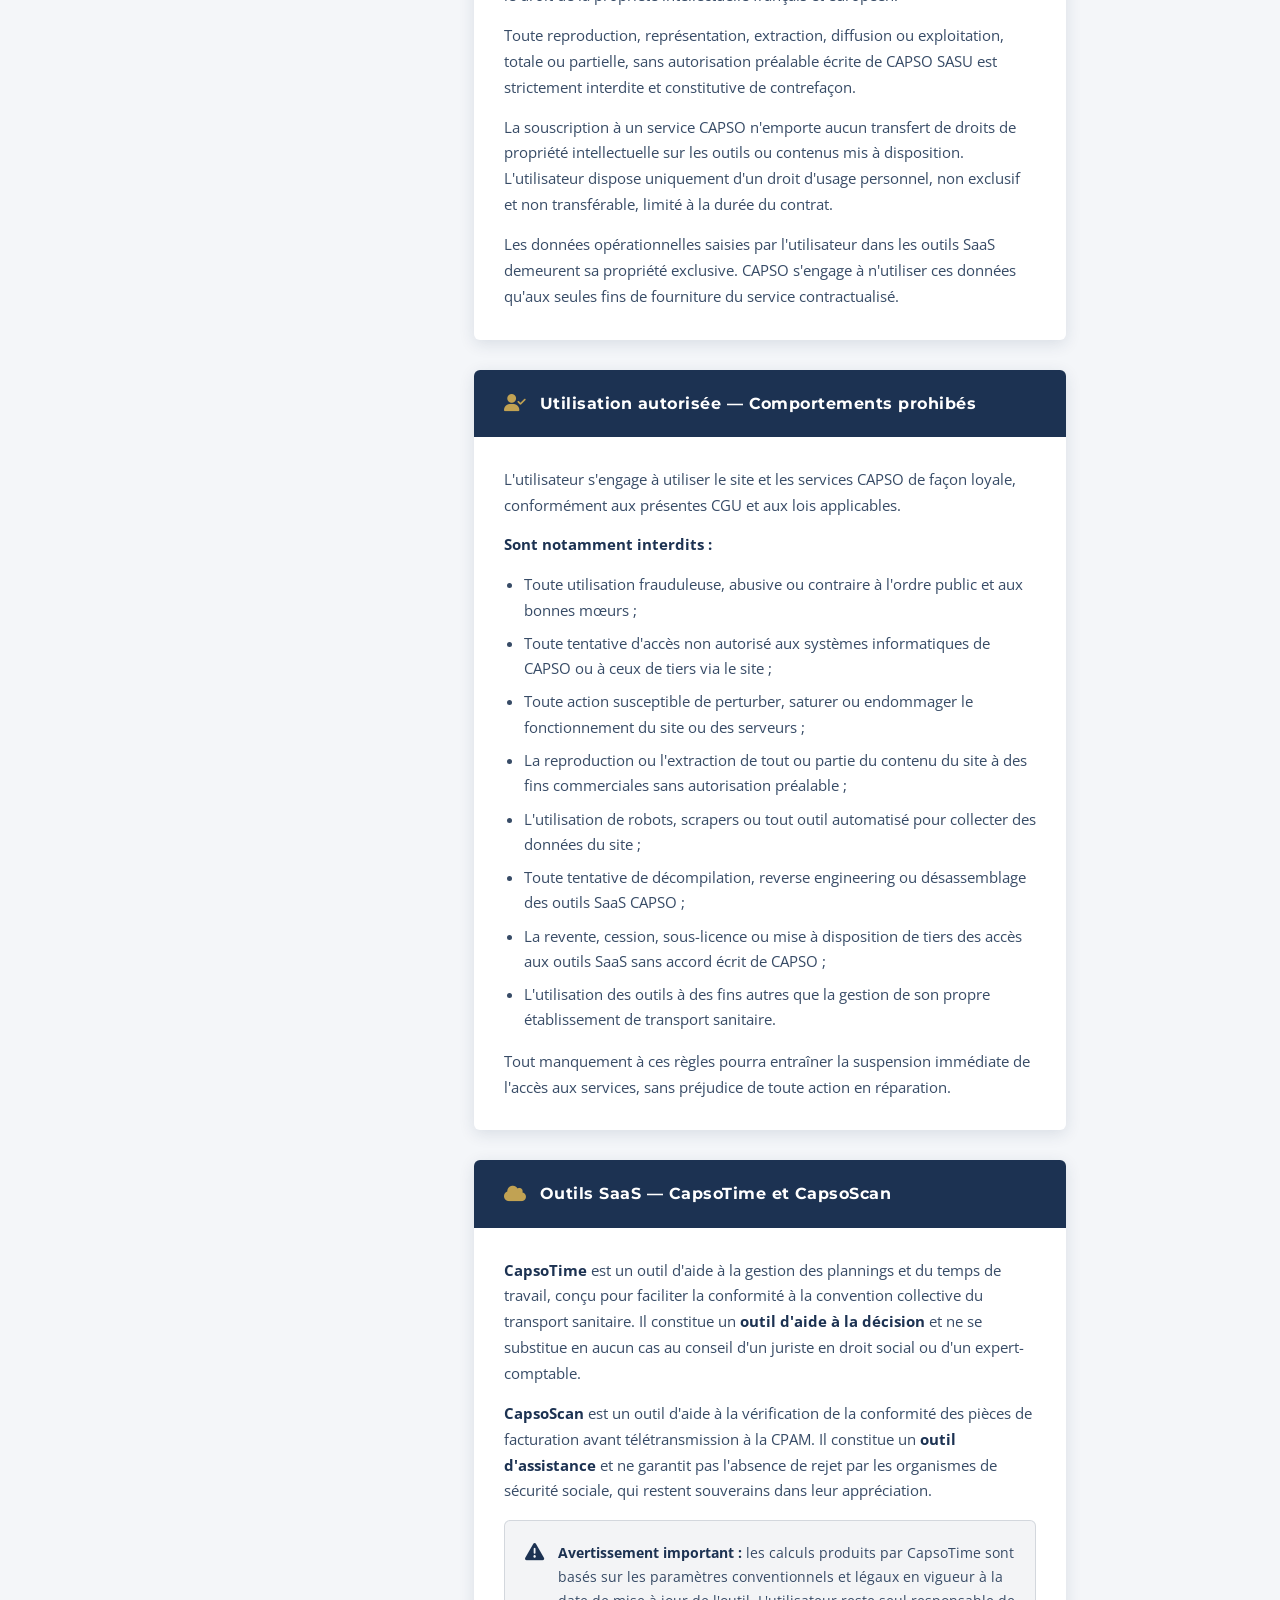
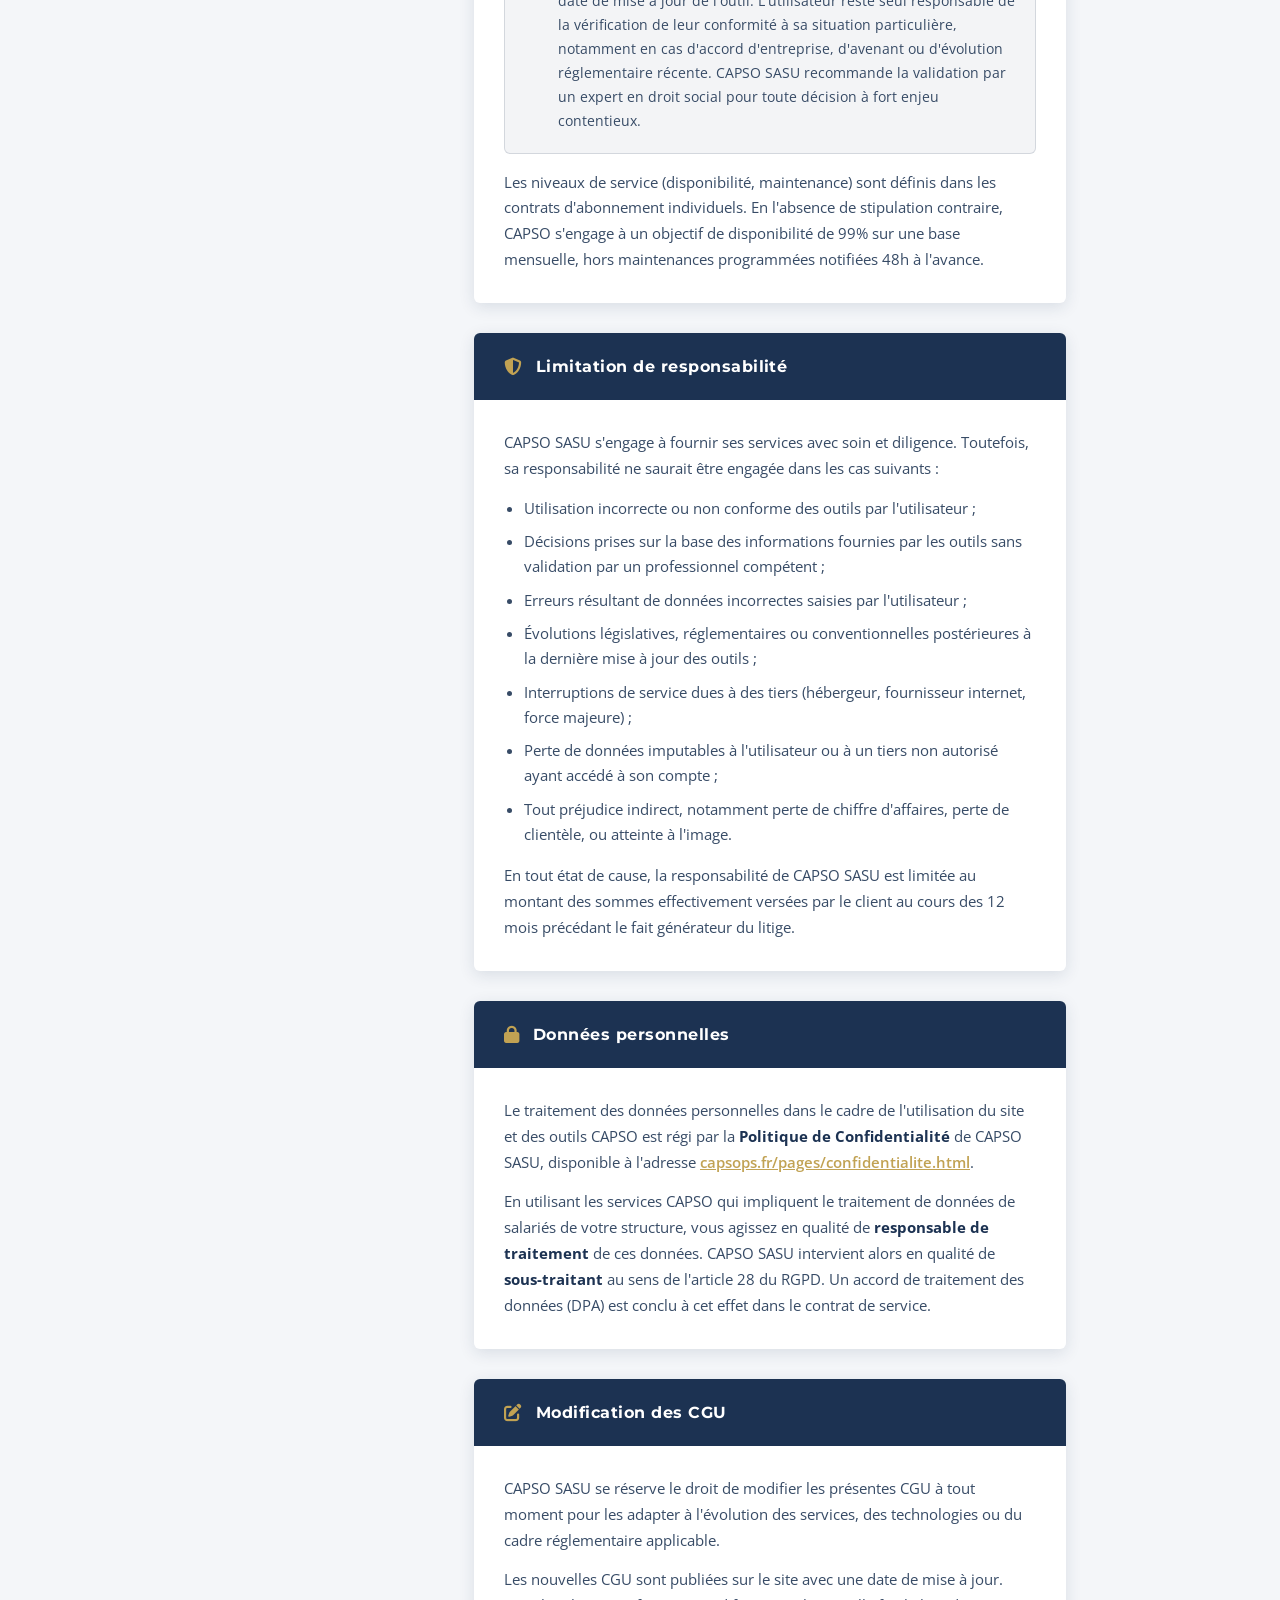
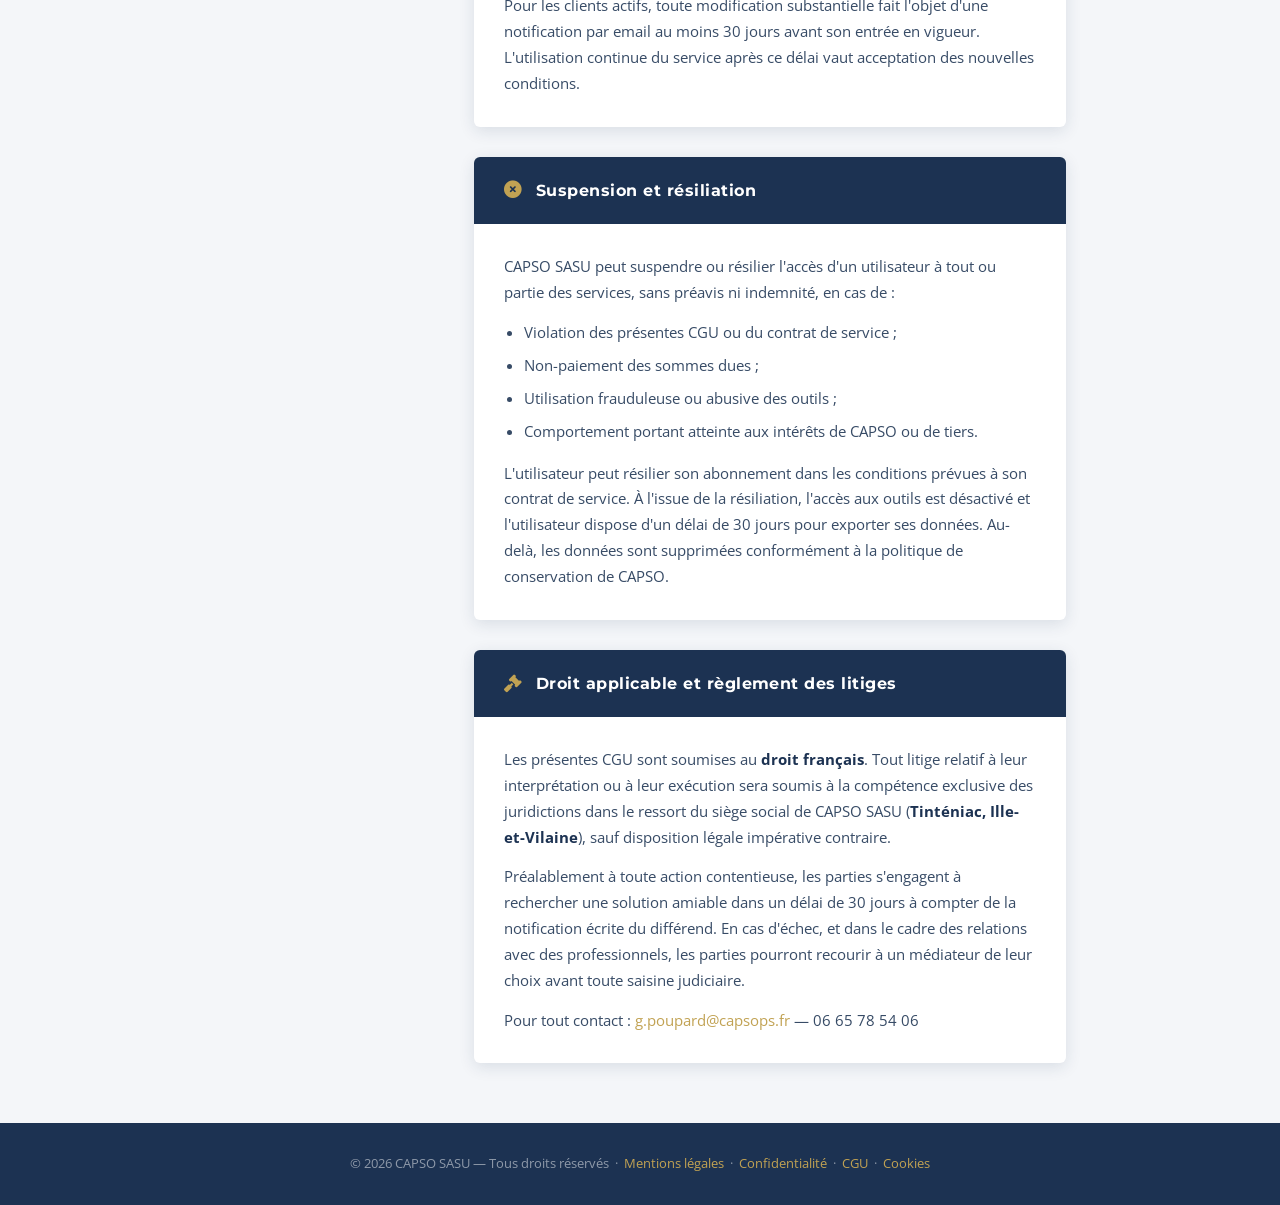
<file: pages/cgu.html>
<!DOCTYPE html>
<html lang="fr">

<head>
    <meta charset="UTF-8">
    <meta name="viewport" content="width=device-width, initial-scale=1.0">
    <title>Conditions Générales d'Utilisation — CAPSO</title>
    <meta name="robots" content="noindex, nofollow">
    <link rel="preconnect" href="https://fonts.googleapis.com">
    <link rel="preconnect" href="https://fonts.gstatic.com" crossorigin>
    <link
        href="https://fonts.googleapis.com/css2?family=Montserrat:wght@400;500;600;700;800&family=Open+Sans:wght@400;500;600&display=swap"
        rel="stylesheet">
    <link rel="stylesheet" href="https://cdnjs.cloudflare.com/ajax/libs/font-awesome/6.4.0/css/all.min.css">
    <style>
        :root {
            --navy: #1C3252;
            --navy-body: #374B66;
            --navy-soft: #4A5867;
            --gold: #C1A253;
            --gold-muted: #A88A47;
            --white: #FFFFFF;
            --bg-light: #F4F6F9;
            --radius: 6px;
            --shadow: 0 4px 16px rgba(28, 50, 82, 0.12);
        }

        * {
            margin: 0;
            padding: 0;
            box-sizing: border-box;
        }

        body {
            font-family: 'Open Sans', sans-serif;
            background: var(--bg-light);
            color: var(--navy-body);
            line-height: 1.7;
        }

        .top-nav {
            background: var(--navy);
            padding: 16px 40px;
            display: flex;
            align-items: center;
            gap: 20px;
        }

        .top-nav a {
            color: rgba(255, 255, 255, 0.7);
            text-decoration: none;
            font-size: 0.85rem;
            font-family: 'Montserrat', sans-serif;
            transition: color 0.2s;
        }

        .top-nav a:hover {
            color: var(--gold);
        }

        .top-nav .sep {
            color: rgba(255, 255, 255, 0.3);
        }

        .page-hero {
            background: var(--navy);
            padding: 60px 40px 50px;
            text-align: center;
            border-bottom: 3px solid var(--gold);
        }

        .page-hero .label {
            display: inline-block;
            background: rgba(193, 162, 83, 0.15);
            color: var(--gold);
            font-family: 'Montserrat', sans-serif;
            font-size: 0.75rem;
            font-weight: 700;
            letter-spacing: 0.15em;
            text-transform: uppercase;
            padding: 6px 16px;
            border-radius: 3px;
            margin-bottom: 20px;
        }

        .page-hero h1 {
            font-family: 'Montserrat', sans-serif;
            font-weight: 800;
            font-size: 2.2rem;
            color: white;
            margin-bottom: 12px;
        }

        .page-hero .update {
            color: rgba(255, 255, 255, 0.5);
            font-size: 0.85rem;
        }

        .page-layout {
            max-width: 900px;
            margin: 50px auto;
            padding: 0 24px;
            display: grid;
            grid-template-columns: 220px 1fr;
            gap: 40px;
            align-items: start;
        }

        @media(max-width:768px) {
            .page-layout {
                grid-template-columns: 1fr;
            }

            .sidebar {
                display: none;
            }
        }

        .sidebar {
            position: sticky;
            top: 30px;
            background: white;
            border-radius: var(--radius);
            box-shadow: var(--shadow);
            overflow: hidden;
        }

        .sidebar-header {
            background: var(--navy);
            padding: 16px 20px;
            font-family: 'Montserrat', sans-serif;
            font-size: 0.75rem;
            font-weight: 700;
            letter-spacing: 0.1em;
            text-transform: uppercase;
            color: var(--gold);
        }

        .sidebar nav a {
            display: block;
            padding: 12px 20px;
            color: var(--navy-soft);
            text-decoration: none;
            font-size: 0.85rem;
            border-bottom: 1px solid var(--bg-light);
            transition: all 0.2s;
        }

        .sidebar nav a:hover {
            background: var(--bg-light);
            color: var(--navy);
            padding-left: 26px;
        }

        .sidebar nav a i {
            color: var(--gold);
            margin-right: 8px;
            width: 14px;
        }

        .content {
            display: flex;
            flex-direction: column;
            gap: 30px;
        }

        .section-block {
            background: white;
            border-radius: var(--radius);
            box-shadow: var(--shadow);
            overflow: hidden;
        }

        .section-block-header {
            background: var(--navy);
            padding: 20px 30px;
            display: flex;
            align-items: center;
            gap: 14px;
        }

        .section-block-header i {
            color: var(--gold);
            font-size: 1.1rem;
        }

        .section-block-header h2 {
            font-family: 'Montserrat', sans-serif;
            font-weight: 700;
            font-size: 1rem;
            color: white;
            letter-spacing: 0.03em;
        }

        .section-block-body {
            padding: 30px;
        }

        .section-block-body p {
            margin-bottom: 14px;
            color: var(--navy-body);
            font-size: 0.95rem;
        }

        .section-block-body p:last-child {
            margin-bottom: 0;
        }

        .section-block-body strong {
            color: var(--navy);
        }

        .section-block-body ul {
            margin: 12px 0 16px 20px;
        }

        .section-block-body ul li {
            margin-bottom: 8px;
            font-size: 0.93rem;
            color: var(--navy-body);
        }

        .alert-box {
            background: rgba(193, 162, 83, 0.08);
            border: 1px solid rgba(193, 162, 83, 0.3);
            border-radius: var(--radius);
            padding: 20px;
            margin-top: 16px;
            display: flex;
            gap: 14px;
        }

        .alert-box i {
            color: var(--gold);
            font-size: 1.2rem;
            flex-shrink: 0;
            margin-top: 2px;
        }

        .alert-box p {
            font-size: 0.88rem;
            color: var(--navy-body);
            margin: 0;
        }

        .warning-box {
            background: rgba(28, 50, 82, 0.05);
            border: 1px solid rgba(28, 50, 82, 0.15);
            border-radius: var(--radius);
            padding: 20px;
            margin-top: 16px;
            display: flex;
            gap: 14px;
        }

        .warning-box i {
            color: var(--navy);
            font-size: 1.2rem;
            flex-shrink: 0;
            margin-top: 2px;
        }

        .warning-box p {
            font-size: 0.88rem;
            color: var(--navy-body);
            margin: 0;
        }

        .footer-legal {
            background: var(--navy);
            color: rgba(255, 255, 255, 0.5);
            text-align: center;
            padding: 30px 20px;
            font-size: 0.8rem;
            margin-top: 60px;
        }

        .footer-legal a {
            color: var(--gold);
            text-decoration: none;
        }
    </style>
</head>

<body>

    <div class="top-nav">
        <a href="../index.html"><i class="fas fa-arrow-left" style="margin-right:8px;"></i>CAPSO</a>
        <span class="sep">·</span>
        <a href="../index.html">Accueil</a>
        <span class="sep">/</span>
        <span style="color:rgba(255,255,255,0.9);font-size:0.85rem;">Conditions Générales d'Utilisation</span>
    </div>

    <div class="page-hero">
        <div class="label"><i class="fas fa-file-contract" style="margin-right:6px;"></i>Conditions d'utilisation</div>
        <h1>Conditions Générales d'Utilisation</h1>
        <p class="update">Dernière mise à jour : mars 2026 — Applicables au site capsops.fr et aux outils SaaS CAPSO</p>
    </div>

    <div class="page-layout">
        <aside class="sidebar">
            <div class="sidebar-header"><i class="fas fa-list" style="margin-right:8px;"></i>Sommaire</div>
            <nav>
                <a href="#objet"><i class="fas fa-info-circle"></i>Objet et champ d'application</a>
                <a href="#acces"><i class="fas fa-door-open"></i>Accès au site</a>
                <a href="#propriete"><i class="fas fa-copyright"></i>Propriété intellectuelle</a>
                <a href="#utilisation"><i class="fas fa-user-check"></i>Utilisation autorisée</a>
                <a href="#saas"><i class="fas fa-cloud"></i>Outils SaaS</a>
                <a href="#responsabilite"><i class="fas fa-shield-alt"></i>Responsabilité</a>
                <a href="#donnees"><i class="fas fa-lock"></i>Données personnelles</a>
                <a href="#modification"><i class="fas fa-edit"></i>Modification des CGU</a>
                <a href="#resiliation"><i class="fas fa-times-circle"></i>Résiliation</a>
                <a href="#droit"><i class="fas fa-gavel"></i>Droit applicable</a>
            </nav>
        </aside>

        <div class="content">

            <!-- OBJET -->
            <div class="section-block" id="objet">
                <div class="section-block-header"><i class="fas fa-info-circle"></i>
                    <h2>Objet et champ d'application</h2>
                </div>
                <div class="section-block-body">
                    <p>Les présentes Conditions Générales d'Utilisation (« CGU ») régissent l'accès et l'utilisation du
                        site internet <strong>capsops.fr</strong> ainsi que des outils SaaS proposés par <strong>CAPSO
                            SASU</strong> (ci-après « CAPSO »), notamment <strong>CapsoTime</strong> et
                        <strong>CapsoScan</strong>.
                    </p>
                    <p>Toute navigation sur le site capsops.fr ou toute utilisation des services CAPSO implique
                        l'acceptation pleine et entière des présentes CGU. Si vous n'acceptez pas ces conditions,
                        veuillez cesser toute utilisation du site et de ses services.</p>
                    <p>Les présentes CGU complètent, sans s'y substituer, les Conditions Générales de Vente (CGV)
                        applicables à chaque service souscrit, ainsi que les contrats spécifiques conclus entre CAPSO et
                        ses clients.</p>
                    <div class="alert-box">
                        <i class="fas fa-users"></i>
                        <p>Les services CAPSO sont exclusivement destinés aux <strong>professionnels du transport
                                sanitaire</strong> (dirigeants, managers, responsables administratifs) agissant dans le
                            cadre de leur activité professionnelle. Toute utilisation à titre personnel non
                            professionnel est exclue du champ des présentes CGU.</p>
                    </div>
                </div>
            </div>

            <!-- ACCÈS -->
            <div class="section-block" id="acces">
                <div class="section-block-header"><i class="fas fa-door-open"></i>
                    <h2>Accès au site</h2>
                </div>
                <div class="section-block-body">
                    <p>L'accès au site <strong>capsops.fr</strong> est libre et gratuit. CAPSO se réserve le droit de
                        restreindre ou de suspendre l'accès au site, en tout ou partie, sans préavis, notamment pour
                        maintenance, mise à jour ou pour des raisons de sécurité.</p>
                    <p>L'utilisateur est responsable de son environnement technique (connexion internet, matériel,
                        logiciels) et des coûts y afférents. CAPSO ne garantit pas un accès continu et sans interruption
                        au site.</p>
                    <p>L'accès aux outils SaaS (CapsoTime, CapsoScan) est subordonné à la souscription d'un abonnement
                        et à la création d'un compte utilisateur, selon les modalités définies dans les CGV et le
                        contrat de service correspondant.</p>
                </div>
            </div>

            <!-- PROPRIÉTÉ INTELLECTUELLE -->
            <div class="section-block" id="propriete">
                <div class="section-block-header"><i class="fas fa-copyright"></i>
                    <h2>Propriété intellectuelle</h2>
                </div>
                <div class="section-block-body">
                    <p>L'ensemble des éléments du site capsops.fr — textes, structure éditoriale, méthodologie
                        <strong>VOIR · ANTICIPER · DÉCIDER</strong>, marque CAPSO, logos, chartes graphiques, modules de
                        formation CAPSO Academy, algorithmes CapsoTime et CapsoScan — sont la propriété exclusive de
                        <strong>CAPSO SASU</strong> et protégés par le droit de la propriété intellectuelle français et
                        européen.
                    </p>
                    <p>Toute reproduction, représentation, extraction, diffusion ou exploitation, totale ou partielle,
                        sans autorisation préalable écrite de CAPSO SASU est strictement interdite et constitutive de
                        contrefaçon.</p>
                    <p>La souscription à un service CAPSO n'emporte aucun transfert de droits de propriété
                        intellectuelle sur les outils ou contenus mis à disposition. L'utilisateur dispose uniquement
                        d'un droit d'usage personnel, non exclusif et non transférable, limité à la durée du contrat.
                    </p>
                    <p>Les données opérationnelles saisies par l'utilisateur dans les outils SaaS demeurent sa propriété
                        exclusive. CAPSO s'engage à n'utiliser ces données qu'aux seules fins de fourniture du service
                        contractualisé.</p>
                </div>
            </div>

            <!-- UTILISATION AUTORISÉE -->
            <div class="section-block" id="utilisation">
                <div class="section-block-header"><i class="fas fa-user-check"></i>
                    <h2>Utilisation autorisée — Comportements prohibés</h2>
                </div>
                <div class="section-block-body">
                    <p>L'utilisateur s'engage à utiliser le site et les services CAPSO de façon loyale, conformément aux
                        présentes CGU et aux lois applicables.</p>
                    <p><strong>Sont notamment interdits :</strong></p>
                    <ul>
                        <li>Toute utilisation frauduleuse, abusive ou contraire à l'ordre public et aux bonnes mœurs ;
                        </li>
                        <li>Toute tentative d'accès non autorisé aux systèmes informatiques de CAPSO ou à ceux de tiers
                            via le site ;</li>
                        <li>Toute action susceptible de perturber, saturer ou endommager le fonctionnement du site ou
                            des serveurs ;</li>
                        <li>La reproduction ou l'extraction de tout ou partie du contenu du site à des fins commerciales
                            sans autorisation préalable ;</li>
                        <li>L'utilisation de robots, scrapers ou tout outil automatisé pour collecter des données du
                            site ;</li>
                        <li>Toute tentative de décompilation, reverse engineering ou désassemblage des outils SaaS CAPSO
                            ;</li>
                        <li>La revente, cession, sous-licence ou mise à disposition de tiers des accès aux outils SaaS
                            sans accord écrit de CAPSO ;</li>
                        <li>L'utilisation des outils à des fins autres que la gestion de son propre établissement de
                            transport sanitaire.</li>
                    </ul>
                    <p>Tout manquement à ces règles pourra entraîner la suspension immédiate de l'accès aux services,
                        sans préjudice de toute action en réparation.</p>
                </div>
            </div>

            <!-- OUTILS SAAS -->
            <div class="section-block" id="saas">
                <div class="section-block-header"><i class="fas fa-cloud"></i>
                    <h2>Outils SaaS — CapsoTime et CapsoScan</h2>
                </div>
                <div class="section-block-body">
                    <p><strong>CapsoTime</strong> est un outil d'aide à la gestion des plannings et du temps de travail,
                        conçu pour faciliter la conformité à la convention collective du transport sanitaire. Il
                        constitue un <strong>outil d'aide à la décision</strong> et ne se substitue en aucun cas au
                        conseil d'un juriste en droit social ou d'un expert-comptable.</p>
                    <p><strong>CapsoScan</strong> est un outil d'aide à la vérification de la conformité des pièces de
                        facturation avant télétransmission à la CPAM. Il constitue un <strong>outil
                            d'assistance</strong> et ne garantit pas l'absence de rejet par les organismes de sécurité
                        sociale, qui restent souverains dans leur appréciation.</p>
                    <div class="warning-box">
                        <i class="fas fa-exclamation-triangle"></i>
                        <p><strong>Avertissement important :</strong> les calculs produits par CapsoTime sont basés sur
                            les paramètres conventionnels et légaux en vigueur à la date de mise à jour de l'outil.
                            L'utilisateur reste seul responsable de la vérification de leur conformité à sa situation
                            particulière, notamment en cas d'accord d'entreprise, d'avenant ou d'évolution réglementaire
                            récente. CAPSO SASU recommande la validation par un expert en droit social pour toute
                            décision à fort enjeu contentieux.</p>
                    </div>
                    <p style="margin-top:16px;">Les niveaux de service (disponibilité, maintenance) sont définis dans
                        les contrats d'abonnement individuels. En l'absence de stipulation contraire, CAPSO s'engage à
                        un objectif de disponibilité de 99% sur une base mensuelle, hors maintenances programmées
                        notifiées 48h à l'avance.</p>
                </div>
            </div>

            <!-- RESPONSABILITÉ -->
            <div class="section-block" id="responsabilite">
                <div class="section-block-header"><i class="fas fa-shield-alt"></i>
                    <h2>Limitation de responsabilité</h2>
                </div>
                <div class="section-block-body">
                    <p>CAPSO SASU s'engage à fournir ses services avec soin et diligence. Toutefois, sa responsabilité
                        ne saurait être engagée dans les cas suivants :</p>
                    <ul>
                        <li>Utilisation incorrecte ou non conforme des outils par l'utilisateur ;</li>
                        <li>Décisions prises sur la base des informations fournies par les outils sans validation par un
                            professionnel compétent ;</li>
                        <li>Erreurs résultant de données incorrectes saisies par l'utilisateur ;</li>
                        <li>Évolutions législatives, réglementaires ou conventionnelles postérieures à la dernière mise
                            à jour des outils ;</li>
                        <li>Interruptions de service dues à des tiers (hébergeur, fournisseur internet, force majeure) ;
                        </li>
                        <li>Perte de données imputables à l'utilisateur ou à un tiers non autorisé ayant accédé à son
                            compte ;</li>
                        <li>Tout préjudice indirect, notamment perte de chiffre d'affaires, perte de clientèle, ou
                            atteinte à l'image.</li>
                    </ul>
                    <p>En tout état de cause, la responsabilité de CAPSO SASU est limitée au montant des sommes
                        effectivement versées par le client au cours des 12 mois précédant le fait générateur du litige.
                    </p>
                </div>
            </div>

            <!-- DONNÉES -->
            <div class="section-block" id="donnees">
                <div class="section-block-header"><i class="fas fa-lock"></i>
                    <h2>Données personnelles</h2>
                </div>
                <div class="section-block-body">
                    <p>Le traitement des données personnelles dans le cadre de l'utilisation du site et des outils CAPSO
                        est régi par la <strong>Politique de Confidentialité</strong> de CAPSO SASU, disponible à
                        l'adresse <a href="confidentialite.html"
                            style="color:var(--gold);font-weight:600;">capsops.fr/pages/confidentialite.html</a>.</p>
                    <p>En utilisant les services CAPSO qui impliquent le traitement de données de salariés de votre
                        structure, vous agissez en qualité de <strong>responsable de traitement</strong> de ces données.
                        CAPSO SASU intervient alors en qualité de <strong>sous-traitant</strong> au sens de l'article 28
                        du RGPD. Un accord de traitement des données (DPA) est conclu à cet effet dans le contrat de
                        service.</p>
                </div>
            </div>

            <!-- MODIFICATION CGU -->
            <div class="section-block" id="modification">
                <div class="section-block-header"><i class="fas fa-edit"></i>
                    <h2>Modification des CGU</h2>
                </div>
                <div class="section-block-body">
                    <p>CAPSO SASU se réserve le droit de modifier les présentes CGU à tout moment pour les adapter à
                        l'évolution des services, des technologies ou du cadre réglementaire applicable.</p>
                    <p>Les nouvelles CGU sont publiées sur le site avec une date de mise à jour. Pour les clients
                        actifs, toute modification substantielle fait l'objet d'une notification par email au moins 30
                        jours avant son entrée en vigueur. L'utilisation continue du service après ce délai vaut
                        acceptation des nouvelles conditions.</p>
                </div>
            </div>

            <!-- RÉSILIATION -->
            <div class="section-block" id="resiliation">
                <div class="section-block-header"><i class="fas fa-times-circle"></i>
                    <h2>Suspension et résiliation</h2>
                </div>
                <div class="section-block-body">
                    <p>CAPSO SASU peut suspendre ou résilier l'accès d'un utilisateur à tout ou partie des services,
                        sans préavis ni indemnité, en cas de :</p>
                    <ul>
                        <li>Violation des présentes CGU ou du contrat de service ;</li>
                        <li>Non-paiement des sommes dues ;</li>
                        <li>Utilisation frauduleuse ou abusive des outils ;</li>
                        <li>Comportement portant atteinte aux intérêts de CAPSO ou de tiers.</li>
                    </ul>
                    <p>L'utilisateur peut résilier son abonnement dans les conditions prévues à son contrat de service.
                        À l'issue de la résiliation, l'accès aux outils est désactivé et l'utilisateur dispose d'un
                        délai de 30 jours pour exporter ses données. Au-delà, les données sont supprimées conformément à
                        la politique de conservation de CAPSO.</p>
                </div>
            </div>

            <!-- DROIT APPLICABLE -->
            <div class="section-block" id="droit">
                <div class="section-block-header"><i class="fas fa-gavel"></i>
                    <h2>Droit applicable et règlement des litiges</h2>
                </div>
                <div class="section-block-body">
                    <p>Les présentes CGU sont soumises au <strong>droit français</strong>. Tout litige relatif à leur
                        interprétation ou à leur exécution sera soumis à la compétence exclusive des juridictions dans
                        le ressort du siège social de CAPSO SASU (<strong>Tinténiac, Ille-et-Vilaine</strong>), sauf
                        disposition légale impérative contraire.</p>
                    <p>Préalablement à toute action contentieuse, les parties s'engagent à rechercher une solution
                        amiable dans un délai de 30 jours à compter de la notification écrite du différend. En cas
                        d'échec, et dans le cadre des relations avec des professionnels, les parties pourront recourir à
                        un médiateur de leur choix avant toute saisine judiciaire.</p>
                    <p>Pour tout contact : <a href="https://mail.google.com/mail/?view=cm&to=g.poupard@capsops.fr"
                            target="_blank" style="color:var(--gold); text-decoration:none;">g.poupard@capsops.fr</a> —
                        06 65 78 54 06</p>
                </div>
            </div>

        </div>
    </div>

    <div class="footer-legal">
        <p>© 2026 CAPSO SASU — Tous droits réservés &nbsp;·&nbsp; <a href="mentions-legales.html">Mentions légales</a>
            &nbsp;·&nbsp; <a href="confidentialite.html">Confidentialité</a> &nbsp;·&nbsp; <a href="cgu.html">CGU</a>
            &nbsp;·&nbsp; <a href="cookies.html">Cookies</a></p>
    </div>

</body>

</html>
</file>
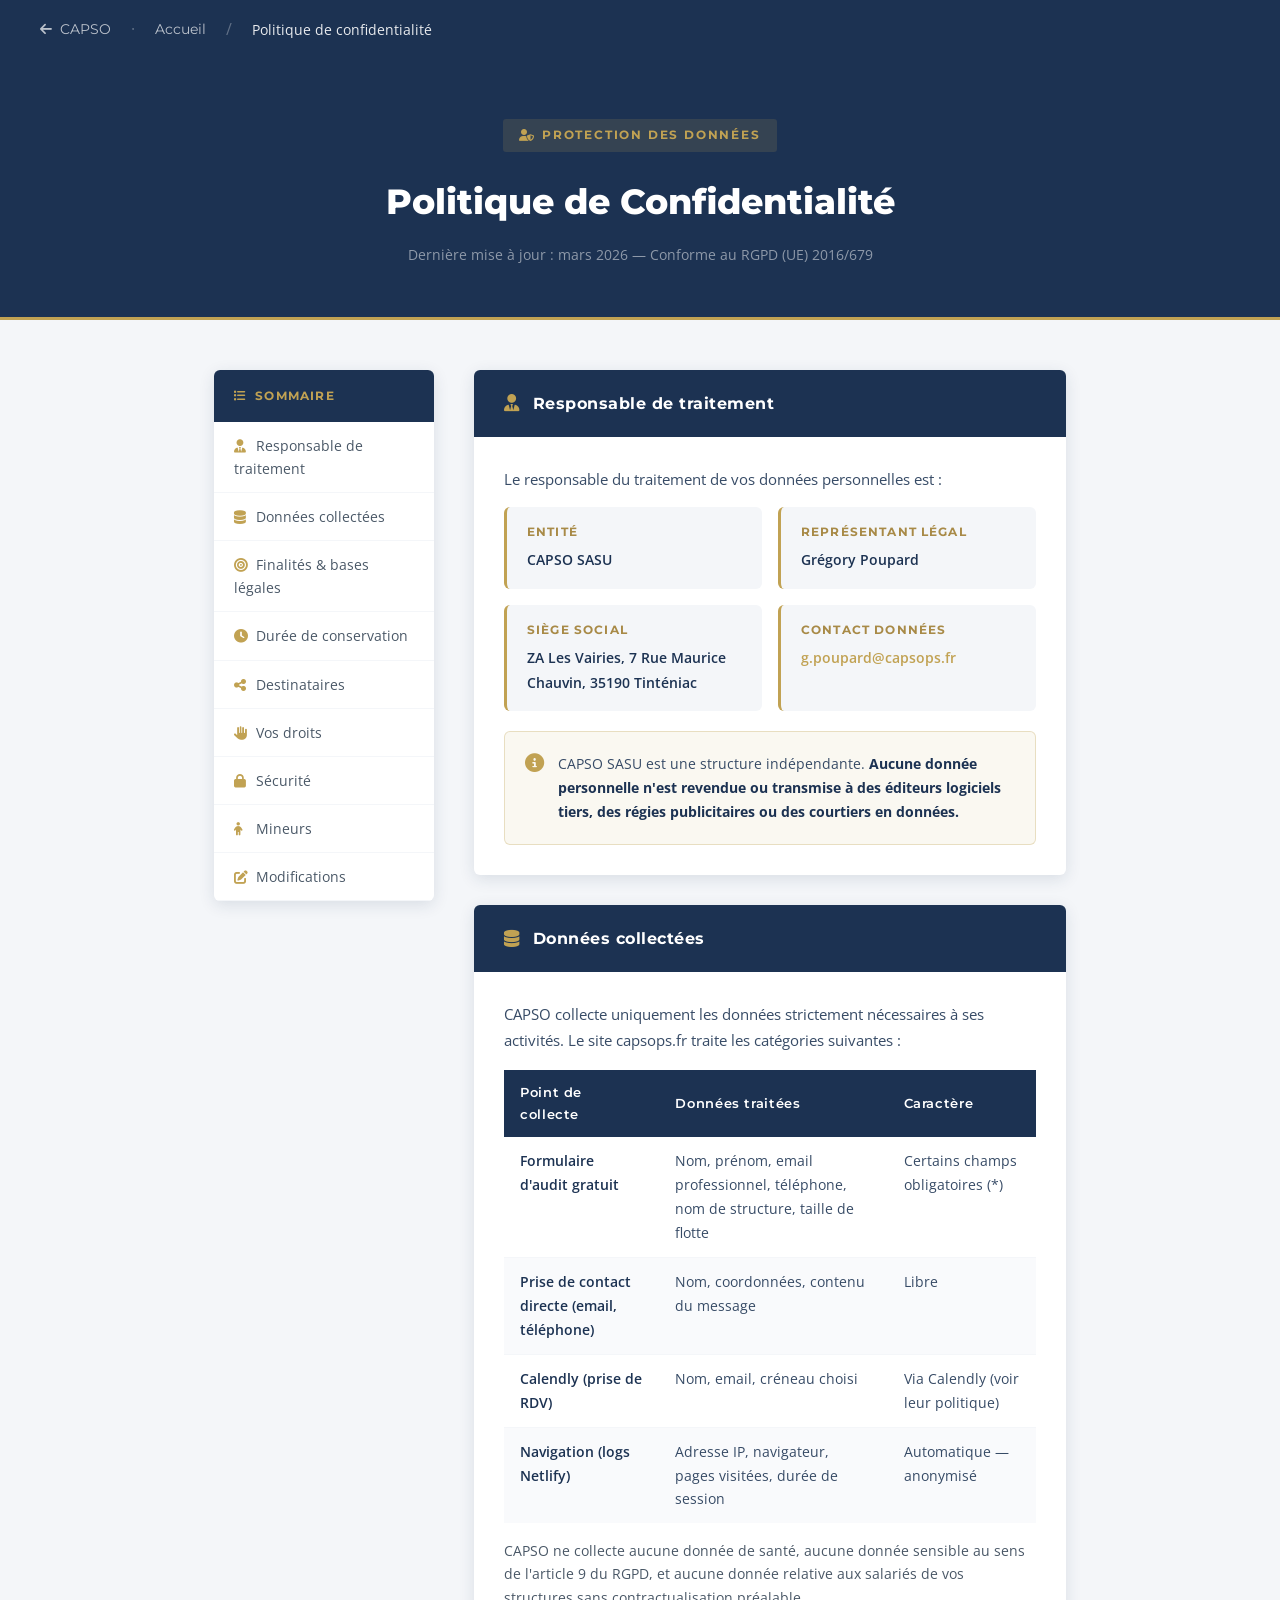
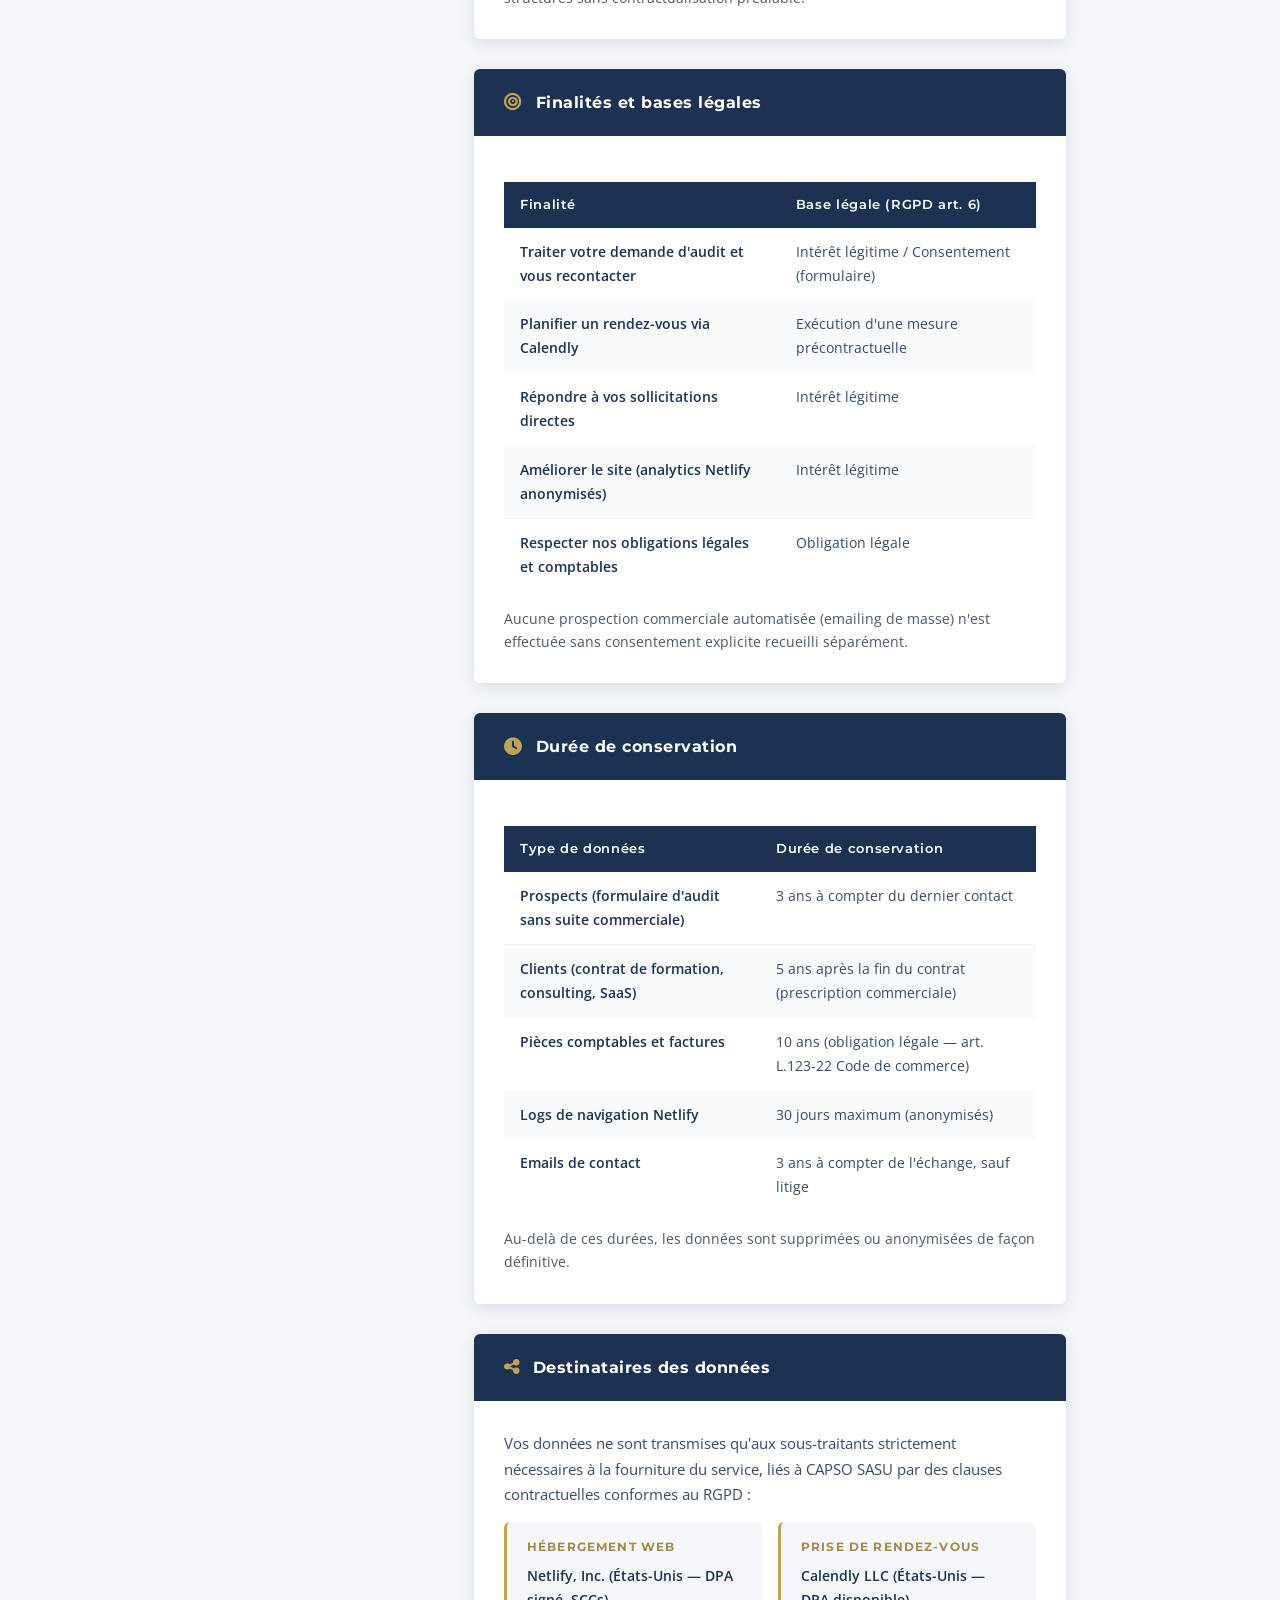
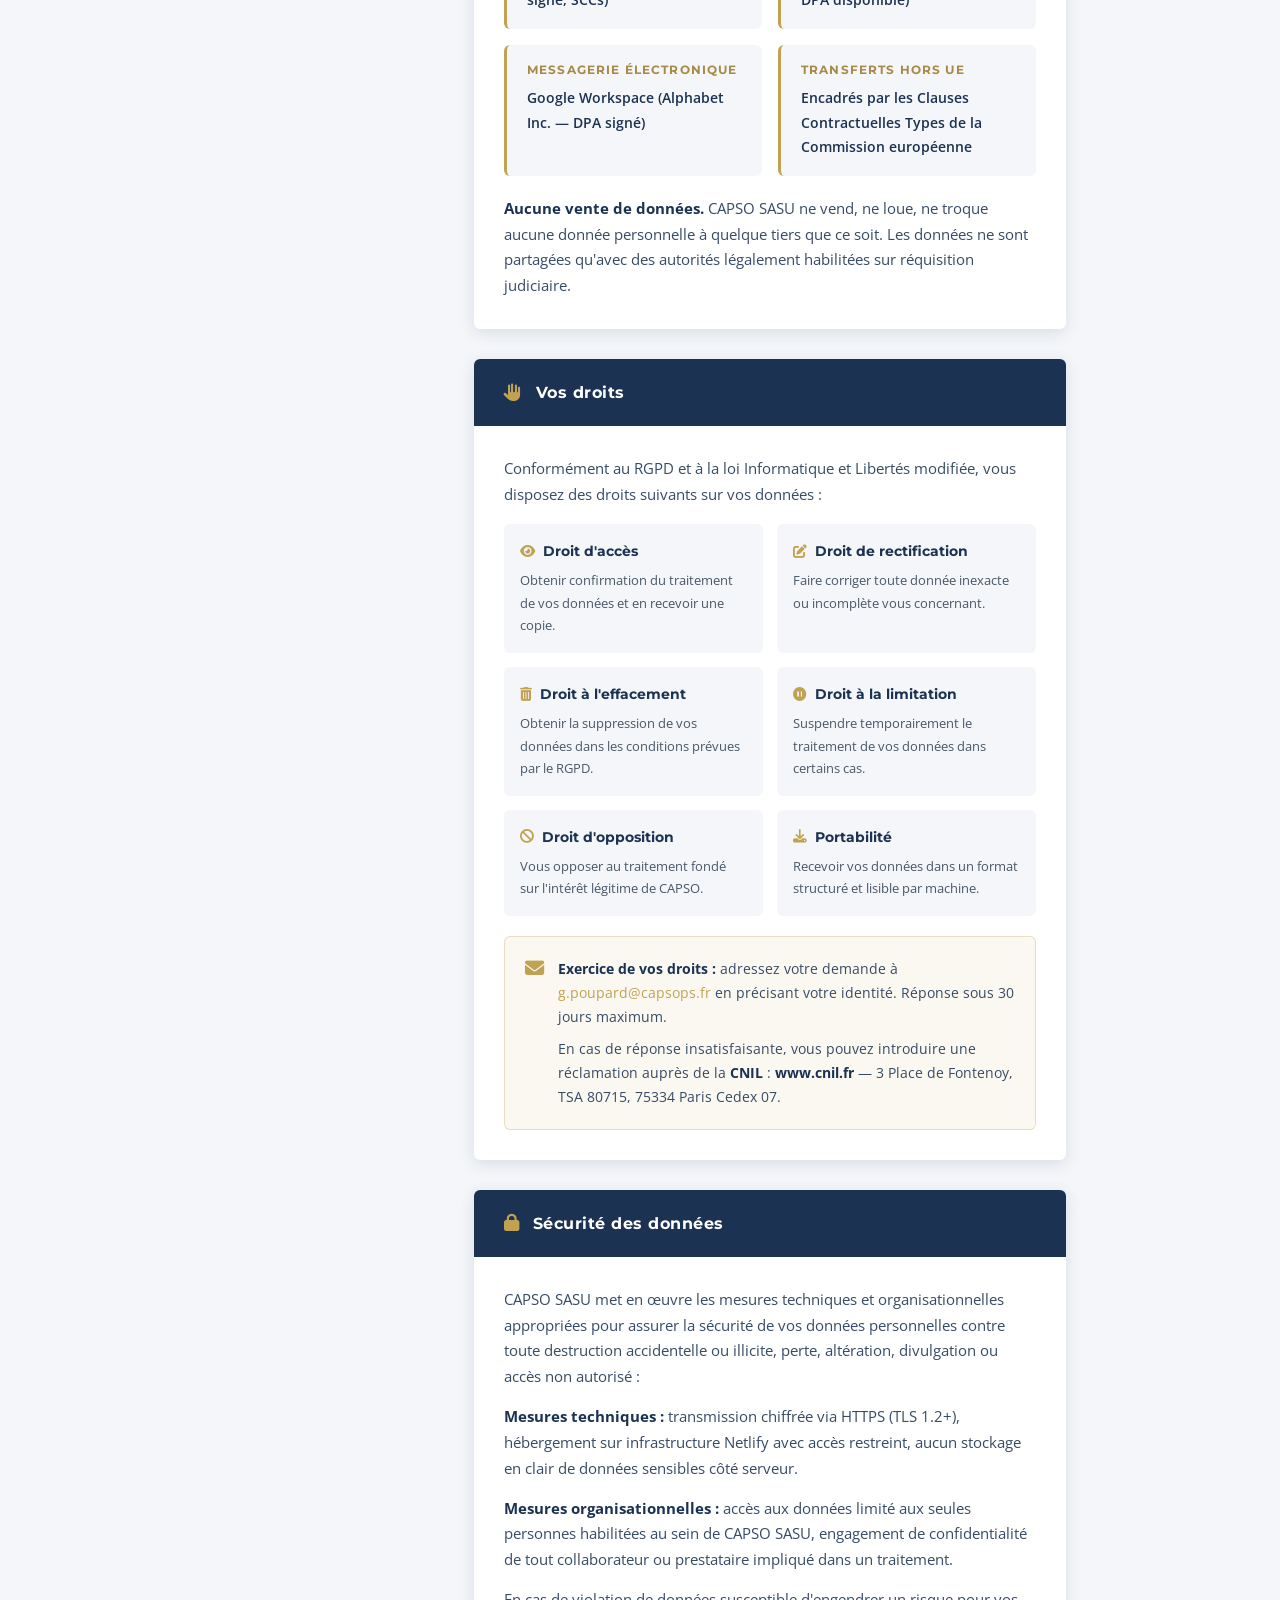
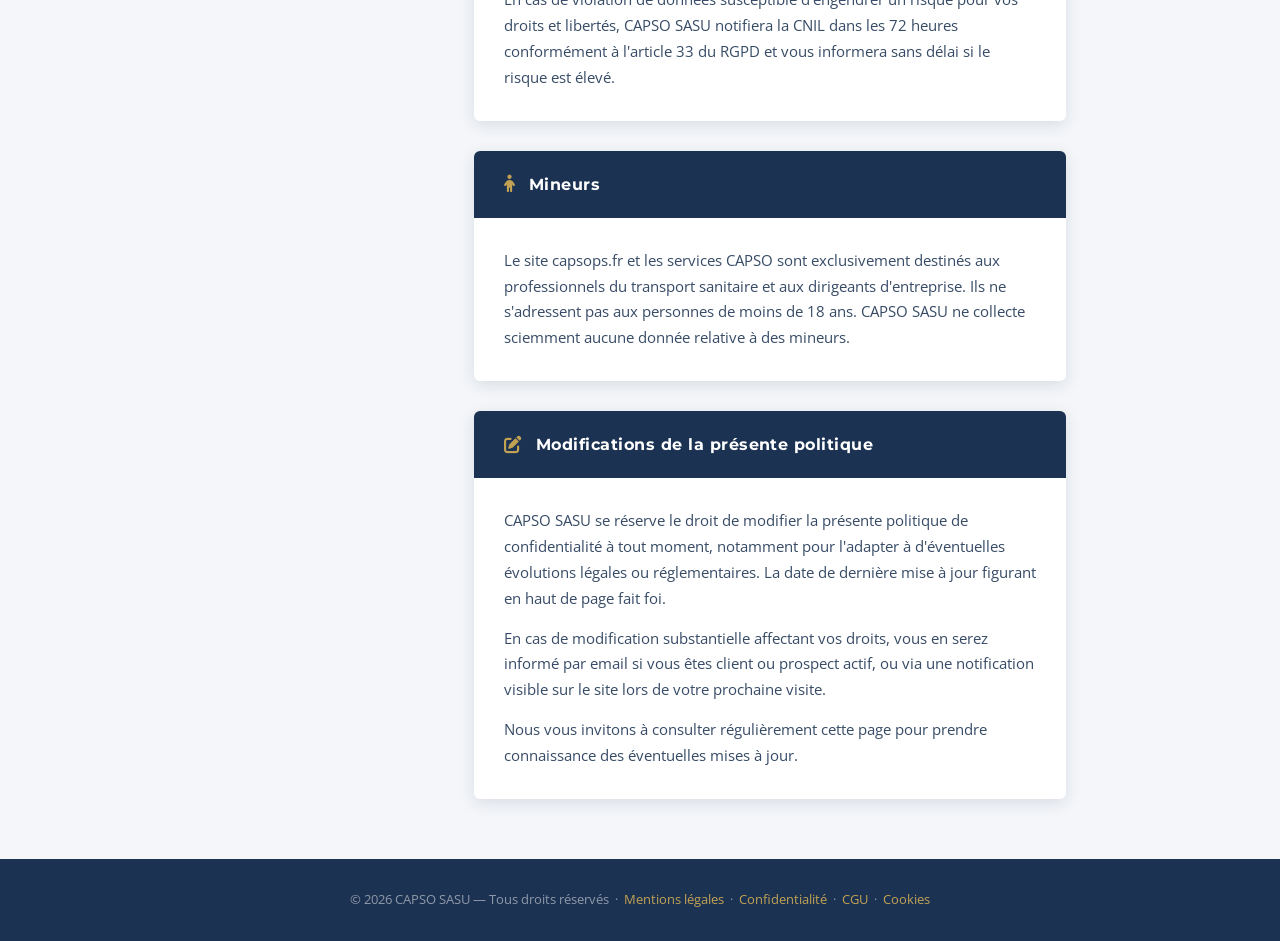
<file: pages/confidentialite.html>
<!DOCTYPE html>
<html lang="fr">

<head>
    <meta charset="UTF-8">
    <meta name="viewport" content="width=device-width, initial-scale=1.0">
    <title>Politique de Confidentialité — CAPSO</title>
    <meta name="robots" content="noindex, nofollow">
    <link rel="preconnect" href="https://fonts.googleapis.com">
    <link rel="preconnect" href="https://fonts.gstatic.com" crossorigin>
    <link
        href="https://fonts.googleapis.com/css2?family=Montserrat:wght@400;500;600;700;800&family=Open+Sans:wght@400;500;600&display=swap"
        rel="stylesheet">
    <link rel="stylesheet" href="https://cdnjs.cloudflare.com/ajax/libs/font-awesome/6.4.0/css/all.min.css">
    <style>
        :root {
            --navy: #1C3252;
            --navy-body: #374B66;
            --navy-soft: #4A5867;
            --gold: #C1A253;
            --gold-muted: #A88A47;
            --white: #FFFFFF;
            --bg-light: #F4F6F9;
            --radius: 6px;
            --shadow: 0 4px 16px rgba(28, 50, 82, 0.12);
        }

        * {
            margin: 0;
            padding: 0;
            box-sizing: border-box;
        }

        body {
            font-family: 'Open Sans', sans-serif;
            background: var(--bg-light);
            color: var(--navy-body);
            line-height: 1.7;
        }

        .top-nav {
            background: var(--navy);
            padding: 16px 40px;
            display: flex;
            align-items: center;
            gap: 20px;
        }

        .top-nav a {
            color: rgba(255, 255, 255, 0.7);
            text-decoration: none;
            font-size: 0.85rem;
            font-family: 'Montserrat', sans-serif;
            transition: color 0.2s;
        }

        .top-nav a:hover {
            color: var(--gold);
        }

        .top-nav .sep {
            color: rgba(255, 255, 255, 0.3);
        }

        .page-hero {
            background: var(--navy);
            padding: 60px 40px 50px;
            text-align: center;
            border-bottom: 3px solid var(--gold);
        }

        .page-hero .label {
            display: inline-block;
            background: rgba(193, 162, 83, 0.15);
            color: var(--gold);
            font-family: 'Montserrat', sans-serif;
            font-size: 0.75rem;
            font-weight: 700;
            letter-spacing: 0.15em;
            text-transform: uppercase;
            padding: 6px 16px;
            border-radius: 3px;
            margin-bottom: 20px;
        }

        .page-hero h1 {
            font-family: 'Montserrat', sans-serif;
            font-weight: 800;
            font-size: 2.2rem;
            color: white;
            margin-bottom: 12px;
        }

        .page-hero .update {
            color: rgba(255, 255, 255, 0.5);
            font-size: 0.85rem;
        }

        .page-layout {
            max-width: 900px;
            margin: 50px auto;
            padding: 0 24px;
            display: grid;
            grid-template-columns: 220px 1fr;
            gap: 40px;
            align-items: start;
        }

        @media (max-width: 768px) {
            .page-layout {
                grid-template-columns: 1fr;
            }

            .sidebar {
                display: none;
            }
        }

        .sidebar {
            position: sticky;
            top: 30px;
            background: white;
            border-radius: var(--radius);
            box-shadow: var(--shadow);
            overflow: hidden;
        }

        .sidebar-header {
            background: var(--navy);
            padding: 16px 20px;
            font-family: 'Montserrat', sans-serif;
            font-size: 0.75rem;
            font-weight: 700;
            letter-spacing: 0.1em;
            text-transform: uppercase;
            color: var(--gold);
        }

        .sidebar nav a {
            display: block;
            padding: 12px 20px;
            color: var(--navy-soft);
            text-decoration: none;
            font-size: 0.85rem;
            border-bottom: 1px solid var(--bg-light);
            transition: all 0.2s;
        }

        .sidebar nav a:hover {
            background: var(--bg-light);
            color: var(--navy);
            padding-left: 26px;
        }

        .sidebar nav a i {
            color: var(--gold);
            margin-right: 8px;
            width: 14px;
        }

        .content {
            display: flex;
            flex-direction: column;
            gap: 30px;
        }

        .section-block {
            background: white;
            border-radius: var(--radius);
            box-shadow: var(--shadow);
            overflow: hidden;
        }

        .section-block-header {
            background: var(--navy);
            padding: 20px 30px;
            display: flex;
            align-items: center;
            gap: 14px;
        }

        .section-block-header i {
            color: var(--gold);
            font-size: 1.1rem;
        }

        .section-block-header h2 {
            font-family: 'Montserrat', sans-serif;
            font-weight: 700;
            font-size: 1rem;
            color: white;
            letter-spacing: 0.03em;
        }

        .section-block-body {
            padding: 30px;
        }

        .section-block-body p {
            margin-bottom: 14px;
            color: var(--navy-body);
            font-size: 0.95rem;
        }

        .section-block-body p:last-child {
            margin-bottom: 0;
        }

        .section-block-body strong {
            color: var(--navy);
        }

        .info-grid {
            display: grid;
            grid-template-columns: 1fr 1fr;
            gap: 16px;
            margin-top: 10px;
        }

        @media (max-width: 600px) {
            .info-grid {
                grid-template-columns: 1fr;
            }
        }

        .info-item {
            background: var(--bg-light);
            border-radius: var(--radius);
            padding: 16px 20px;
            border-left: 3px solid var(--gold);
        }

        .info-item .label-small {
            font-size: 0.72rem;
            font-weight: 700;
            letter-spacing: 0.1em;
            text-transform: uppercase;
            color: var(--gold-muted);
            margin-bottom: 6px;
            font-family: 'Montserrat', sans-serif;
        }

        .info-item .value {
            font-size: 0.9rem;
            color: var(--navy);
            font-weight: 600;
        }

        .data-table {
            width: 100%;
            border-collapse: collapse;
            margin-top: 16px;
            font-size: 0.88rem;
        }

        .data-table th {
            background: var(--navy);
            color: white;
            padding: 12px 16px;
            text-align: left;
            font-family: 'Montserrat', sans-serif;
            font-weight: 600;
            font-size: 0.8rem;
            letter-spacing: 0.05em;
        }

        .data-table td {
            padding: 12px 16px;
            border-bottom: 1px solid var(--bg-light);
            vertical-align: top;
        }

        .data-table tr:last-child td {
            border-bottom: none;
        }

        .data-table tr:nth-child(even) td {
            background: rgba(244, 246, 249, 0.5);
        }

        .data-table td:first-child {
            font-weight: 600;
            color: var(--navy);
        }

        .rights-grid {
            display: grid;
            grid-template-columns: 1fr 1fr;
            gap: 14px;
            margin-top: 16px;
        }

        @media (max-width: 600px) {
            .rights-grid {
                grid-template-columns: 1fr;
            }
        }

        .right-item {
            background: var(--bg-light);
            border-radius: var(--radius);
            padding: 16px;
        }

        .right-item .right-title {
            font-family: 'Montserrat', sans-serif;
            font-weight: 700;
            font-size: 0.85rem;
            color: var(--navy);
            margin-bottom: 6px;
            display: flex;
            align-items: center;
            gap: 8px;
        }

        .right-item .right-title i {
            color: var(--gold);
        }

        .right-item p {
            font-size: 0.83rem;
            color: var(--navy-soft);
            margin: 0;
        }

        .alert-box {
            background: rgba(193, 162, 83, 0.08);
            border: 1px solid rgba(193, 162, 83, 0.3);
            border-radius: var(--radius);
            padding: 20px;
            margin-top: 16px;
            display: flex;
            gap: 14px;
        }

        .alert-box i {
            color: var(--gold);
            font-size: 1.2rem;
            flex-shrink: 0;
            margin-top: 2px;
        }

        .alert-box p {
            font-size: 0.88rem;
            color: var(--navy-body);
            margin: 0;
        }

        .footer-legal {
            background: var(--navy);
            color: rgba(255, 255, 255, 0.5);
            text-align: center;
            padding: 30px 20px;
            font-size: 0.8rem;
            margin-top: 60px;
        }

        .footer-legal a {
            color: var(--gold);
            text-decoration: none;
        }
    </style>
</head>

<body>

    <div class="top-nav">
        <a href="../index.html"><i class="fas fa-arrow-left" style="margin-right:8px;"></i>CAPSO</a>
        <span class="sep">·</span>
        <a href="../index.html">Accueil</a>
        <span class="sep">/</span>
        <span style="color:rgba(255,255,255,0.9);font-size:0.85rem;">Politique de confidentialité</span>
    </div>

    <div class="page-hero">
        <div class="label"><i class="fas fa-user-shield" style="margin-right:6px;"></i>Protection des données</div>
        <h1>Politique de Confidentialité</h1>
        <p class="update">Dernière mise à jour : mars 2026 — Conforme au RGPD (UE) 2016/679</p>
    </div>

    <div class="page-layout">
        <aside class="sidebar">
            <div class="sidebar-header"><i class="fas fa-list" style="margin-right:8px;"></i>Sommaire</div>
            <nav>
                <a href="#responsable"><i class="fas fa-user-tie"></i>Responsable de traitement</a>
                <a href="#collecte"><i class="fas fa-database"></i>Données collectées</a>
                <a href="#finalites"><i class="fas fa-bullseye"></i>Finalités & bases légales</a>
                <a href="#conservation"><i class="fas fa-clock"></i>Durée de conservation</a>
                <a href="#destinataires"><i class="fas fa-share-alt"></i>Destinataires</a>
                <a href="#droits"><i class="fas fa-hand-paper"></i>Vos droits</a>
                <a href="#securite"><i class="fas fa-lock"></i>Sécurité</a>
                <a href="#mineurs"><i class="fas fa-child"></i>Mineurs</a>
                <a href="#modifications"><i class="fas fa-edit"></i>Modifications</a>
            </nav>
        </aside>

        <div class="content">

            <!-- RESPONSABLE -->
            <div class="section-block" id="responsable">
                <div class="section-block-header">
                    <i class="fas fa-user-tie"></i>
                    <h2>Responsable de traitement</h2>
                </div>
                <div class="section-block-body">
                    <p>Le responsable du traitement de vos données personnelles est :</p>
                    <div class="info-grid">
                        <div class="info-item">
                            <div class="label-small">Entité</div>
                            <div class="value">CAPSO SASU</div>
                        </div>
                        <div class="info-item">
                            <div class="label-small">Représentant légal</div>
                            <div class="value">Grégory Poupard</div>
                        </div>
                        <div class="info-item">
                            <div class="label-small">Siège social</div>
                            <div class="value">ZA Les Vairies, 7 Rue Maurice Chauvin, 35190 Tinténiac</div>
                        </div>
                        <div class="info-item">
                            <div class="label-small">Contact données</div>
                            <div class="value"><a href="https://mail.google.com/mail/?view=cm&to=g.poupard@capsops.fr" target="_blank" style="color:var(--gold); text-decoration:none;">g.poupard@capsops.fr</a></div>
                        </div>
                    </div>
                    <div class="alert-box" style="margin-top:20px;">
                        <i class="fas fa-info-circle"></i>
                        <p>CAPSO SASU est une structure indépendante. <strong>Aucune donnée personnelle n'est revendue
                                ou transmise à des éditeurs logiciels tiers, des régies publicitaires ou des courtiers
                                en données.</strong></p>
                    </div>
                </div>
            </div>

            <!-- DONNÉES COLLECTÉES -->
            <div class="section-block" id="collecte">
                <div class="section-block-header">
                    <i class="fas fa-database"></i>
                    <h2>Données collectées</h2>
                </div>
                <div class="section-block-body">
                    <p>CAPSO collecte uniquement les données strictement nécessaires à ses activités. Le site capsops.fr
                        traite les catégories suivantes :</p>
                    <table class="data-table">
                        <thead>
                            <tr>
                                <th>Point de collecte</th>
                                <th>Données traitées</th>
                                <th>Caractère</th>
                            </tr>
                        </thead>
                        <tbody>
                            <tr>
                                <td>Formulaire d'audit gratuit</td>
                                <td>Nom, prénom, email professionnel, téléphone, nom de structure, taille de flotte</td>
                                <td>Certains champs obligatoires (*)</td>
                            </tr>
                            <tr>
                                <td>Prise de contact directe (email, téléphone)</td>
                                <td>Nom, coordonnées, contenu du message</td>
                                <td>Libre</td>
                            </tr>
                            <tr>
                                <td>Calendly (prise de RDV)</td>
                                <td>Nom, email, créneau choisi</td>
                                <td>Via Calendly (voir leur politique)</td>
                            </tr>
                            <tr>
                                <td>Navigation (logs Netlify)</td>
                                <td>Adresse IP, navigateur, pages visitées, durée de session</td>
                                <td>Automatique — anonymisé</td>
                            </tr>
                        </tbody>
                    </table>
                    <p style="margin-top:16px;font-size:0.85rem;color:var(--navy-soft);">CAPSO ne collecte aucune donnée
                        de santé, aucune donnée sensible au sens de l'article 9 du RGPD, et aucune donnée relative aux
                        salariés de vos structures sans contractualisation préalable.</p>
                </div>
            </div>

            <!-- FINALITÉS -->
            <div class="section-block" id="finalites">
                <div class="section-block-header">
                    <i class="fas fa-bullseye"></i>
                    <h2>Finalités et bases légales</h2>
                </div>
                <div class="section-block-body">
                    <table class="data-table">
                        <thead>
                            <tr>
                                <th>Finalité</th>
                                <th>Base légale (RGPD art. 6)</th>
                            </tr>
                        </thead>
                        <tbody>
                            <tr>
                                <td>Traiter votre demande d'audit et vous recontacter</td>
                                <td>Intérêt légitime / Consentement (formulaire)</td>
                            </tr>
                            <tr>
                                <td>Planifier un rendez-vous via Calendly</td>
                                <td>Exécution d'une mesure précontractuelle</td>
                            </tr>
                            <tr>
                                <td>Répondre à vos sollicitations directes</td>
                                <td>Intérêt légitime</td>
                            </tr>
                            <tr>
                                <td>Améliorer le site (analytics Netlify anonymisés)</td>
                                <td>Intérêt légitime</td>
                            </tr>
                            <tr>
                                <td>Respecter nos obligations légales et comptables</td>
                                <td>Obligation légale</td>
                            </tr>
                        </tbody>
                    </table>
                    <p style="margin-top:16px;font-size:0.85rem;color:var(--navy-soft);">Aucune prospection commerciale
                        automatisée (emailing de masse) n'est effectuée sans consentement explicite recueilli
                        séparément.</p>
                </div>
            </div>

            <!-- CONSERVATION -->
            <div class="section-block" id="conservation">
                <div class="section-block-header">
                    <i class="fas fa-clock"></i>
                    <h2>Durée de conservation</h2>
                </div>
                <div class="section-block-body">
                    <table class="data-table">
                        <thead>
                            <tr>
                                <th>Type de données</th>
                                <th>Durée de conservation</th>
                            </tr>
                        </thead>
                        <tbody>
                            <tr>
                                <td>Prospects (formulaire d'audit sans suite commerciale)</td>
                                <td>3 ans à compter du dernier contact</td>
                            </tr>
                            <tr>
                                <td>Clients (contrat de formation, consulting, SaaS)</td>
                                <td>5 ans après la fin du contrat (prescription commerciale)</td>
                            </tr>
                            <tr>
                                <td>Pièces comptables et factures</td>
                                <td>10 ans (obligation légale — art. L.123-22 Code de commerce)</td>
                            </tr>
                            <tr>
                                <td>Logs de navigation Netlify</td>
                                <td>30 jours maximum (anonymisés)</td>
                            </tr>
                            <tr>
                                <td>Emails de contact</td>
                                <td>3 ans à compter de l'échange, sauf litige</td>
                            </tr>
                        </tbody>
                    </table>
                    <p style="margin-top:16px;font-size:0.85rem;color:var(--navy-soft);">Au-delà de ces durées, les
                        données sont supprimées ou anonymisées de façon définitive.</p>
                </div>
            </div>

            <!-- DESTINATAIRES -->
            <div class="section-block" id="destinataires">
                <div class="section-block-header">
                    <i class="fas fa-share-alt"></i>
                    <h2>Destinataires des données</h2>
                </div>
                <div class="section-block-body">
                    <p>Vos données ne sont transmises qu'aux sous-traitants strictement nécessaires à la fourniture du
                        service, liés à CAPSO SASU par des clauses contractuelles conformes au RGPD :</p>
                    <div class="info-grid">
                        <div class="info-item">
                            <div class="label-small">Hébergement web</div>
                            <div class="value">Netlify, Inc. (États-Unis — DPA signé, SCCs)</div>
                        </div>
                        <div class="info-item">
                            <div class="label-small">Prise de rendez-vous</div>
                            <div class="value">Calendly LLC (États-Unis — DPA disponible)</div>
                        </div>
                        <div class="info-item">
                            <div class="label-small">Messagerie électronique</div>
                            <div class="value">Google Workspace (Alphabet Inc. — DPA signé)</div>
                        </div>
                        <div class="info-item">
                            <div class="label-small">Transferts hors UE</div>
                            <div class="value">Encadrés par les Clauses Contractuelles Types de la Commission européenne
                            </div>
                        </div>
                    </div>
                    <p style="margin-top:20px;"><strong>Aucune vente de données.</strong> CAPSO SASU ne vend, ne loue,
                        ne troque aucune donnée personnelle à quelque tiers que ce soit. Les données ne sont partagées
                        qu'avec des autorités légalement habilitées sur réquisition judiciaire.</p>
                </div>
            </div>

            <!-- DROITS -->
            <div class="section-block" id="droits">
                <div class="section-block-header">
                    <i class="fas fa-hand-paper"></i>
                    <h2>Vos droits</h2>
                </div>
                <div class="section-block-body">
                    <p>Conformément au RGPD et à la loi Informatique et Libertés modifiée, vous disposez des droits
                        suivants sur vos données :</p>
                    <div class="rights-grid">
                        <div class="right-item">
                            <div class="right-title"><i class="fas fa-eye"></i>Droit d'accès</div>
                            <p>Obtenir confirmation du traitement de vos données et en recevoir une copie.</p>
                        </div>
                        <div class="right-item">
                            <div class="right-title"><i class="fas fa-edit"></i>Droit de rectification</div>
                            <p>Faire corriger toute donnée inexacte ou incomplète vous concernant.</p>
                        </div>
                        <div class="right-item">
                            <div class="right-title"><i class="fas fa-trash-alt"></i>Droit à l'effacement</div>
                            <p>Obtenir la suppression de vos données dans les conditions prévues par le RGPD.</p>
                        </div>
                        <div class="right-item">
                            <div class="right-title"><i class="fas fa-pause-circle"></i>Droit à la limitation</div>
                            <p>Suspendre temporairement le traitement de vos données dans certains cas.</p>
                        </div>
                        <div class="right-item">
                            <div class="right-title"><i class="fas fa-ban"></i>Droit d'opposition</div>
                            <p>Vous opposer au traitement fondé sur l'intérêt légitime de CAPSO.</p>
                        </div>
                        <div class="right-item">
                            <div class="right-title"><i class="fas fa-download"></i>Portabilité</div>
                            <p>Recevoir vos données dans un format structuré et lisible par machine.</p>
                        </div>
                    </div>
                    <div class="alert-box" style="margin-top:20px;">
                        <i class="fas fa-envelope"></i>
                        <div>
                            <p><strong>Exercice de vos droits :</strong> adressez votre demande à
                                <a href="https://mail.google.com/mail/?view=cm&to=g.poupard@capsops.fr" target="_blank" style="color:var(--gold); text-decoration:none;">g.poupard@capsops.fr</a> en précisant votre identité. Réponse sous 30 jours
                                maximum.</p>
                            <p style="margin-top:8px;">En cas de réponse insatisfaisante, vous pouvez introduire une
                                réclamation auprès de la <strong>CNIL</strong> : <strong>www.cnil.fr</strong> — 3 Place
                                de Fontenoy, TSA 80715, 75334 Paris Cedex 07.</p>
                        </div>
                    </div>
                </div>
            </div>

            <!-- SÉCURITÉ -->
            <div class="section-block" id="securite">
                <div class="section-block-header">
                    <i class="fas fa-lock"></i>
                    <h2>Sécurité des données</h2>
                </div>
                <div class="section-block-body">
                    <p>CAPSO SASU met en œuvre les mesures techniques et organisationnelles appropriées pour assurer la
                        sécurité de vos données personnelles contre toute destruction accidentelle ou illicite, perte,
                        altération, divulgation ou accès non autorisé :</p>
                    <p><strong>Mesures techniques :</strong> transmission chiffrée via HTTPS (TLS 1.2+), hébergement sur
                        infrastructure Netlify avec accès restreint, aucun stockage en clair de données sensibles côté
                        serveur.</p>
                    <p><strong>Mesures organisationnelles :</strong> accès aux données limité aux seules personnes
                        habilitées au sein de CAPSO SASU, engagement de confidentialité de tout collaborateur ou
                        prestataire impliqué dans un traitement.</p>
                    <p>En cas de violation de données susceptible d'engendrer un risque pour vos droits et libertés,
                        CAPSO SASU notifiera la CNIL dans les 72 heures conformément à l'article 33 du RGPD et vous
                        informera sans délai si le risque est élevé.</p>
                </div>
            </div>

            <!-- MINEURS -->
            <div class="section-block" id="mineurs">
                <div class="section-block-header">
                    <i class="fas fa-child"></i>
                    <h2>Mineurs</h2>
                </div>
                <div class="section-block-body">
                    <p>Le site capsops.fr et les services CAPSO sont exclusivement destinés aux professionnels du
                        transport sanitaire et aux dirigeants d'entreprise. Ils ne s'adressent pas aux personnes de
                        moins de 18 ans. CAPSO SASU ne collecte sciemment aucune donnée relative à des mineurs.</p>
                </div>
            </div>

            <!-- MODIFICATIONS -->
            <div class="section-block" id="modifications">
                <div class="section-block-header">
                    <i class="fas fa-edit"></i>
                    <h2>Modifications de la présente politique</h2>
                </div>
                <div class="section-block-body">
                    <p>CAPSO SASU se réserve le droit de modifier la présente politique de confidentialité à tout
                        moment, notamment pour l'adapter à d'éventuelles évolutions légales ou réglementaires. La date
                        de dernière mise à jour figurant en haut de page fait foi.</p>
                    <p>En cas de modification substantielle affectant vos droits, vous en serez informé par email si
                        vous êtes client ou prospect actif, ou via une notification visible sur le site lors de votre
                        prochaine visite.</p>
                    <p>Nous vous invitons à consulter régulièrement cette page pour prendre connaissance des éventuelles
                        mises à jour.</p>
                </div>
            </div>

        </div>
    </div>

    <div class="footer-legal">
        <p>© 2026 CAPSO SASU — Tous droits réservés &nbsp;·&nbsp; <a href="mentions-legales.html">Mentions légales</a>
            &nbsp;·&nbsp; <a href="confidentialite.html">Confidentialité</a> &nbsp;·&nbsp; <a href="cgu.html">CGU</a>
            &nbsp;·&nbsp; <a href="cookies.html">Cookies</a></p>
    </div>

</body>

</html>
</file>
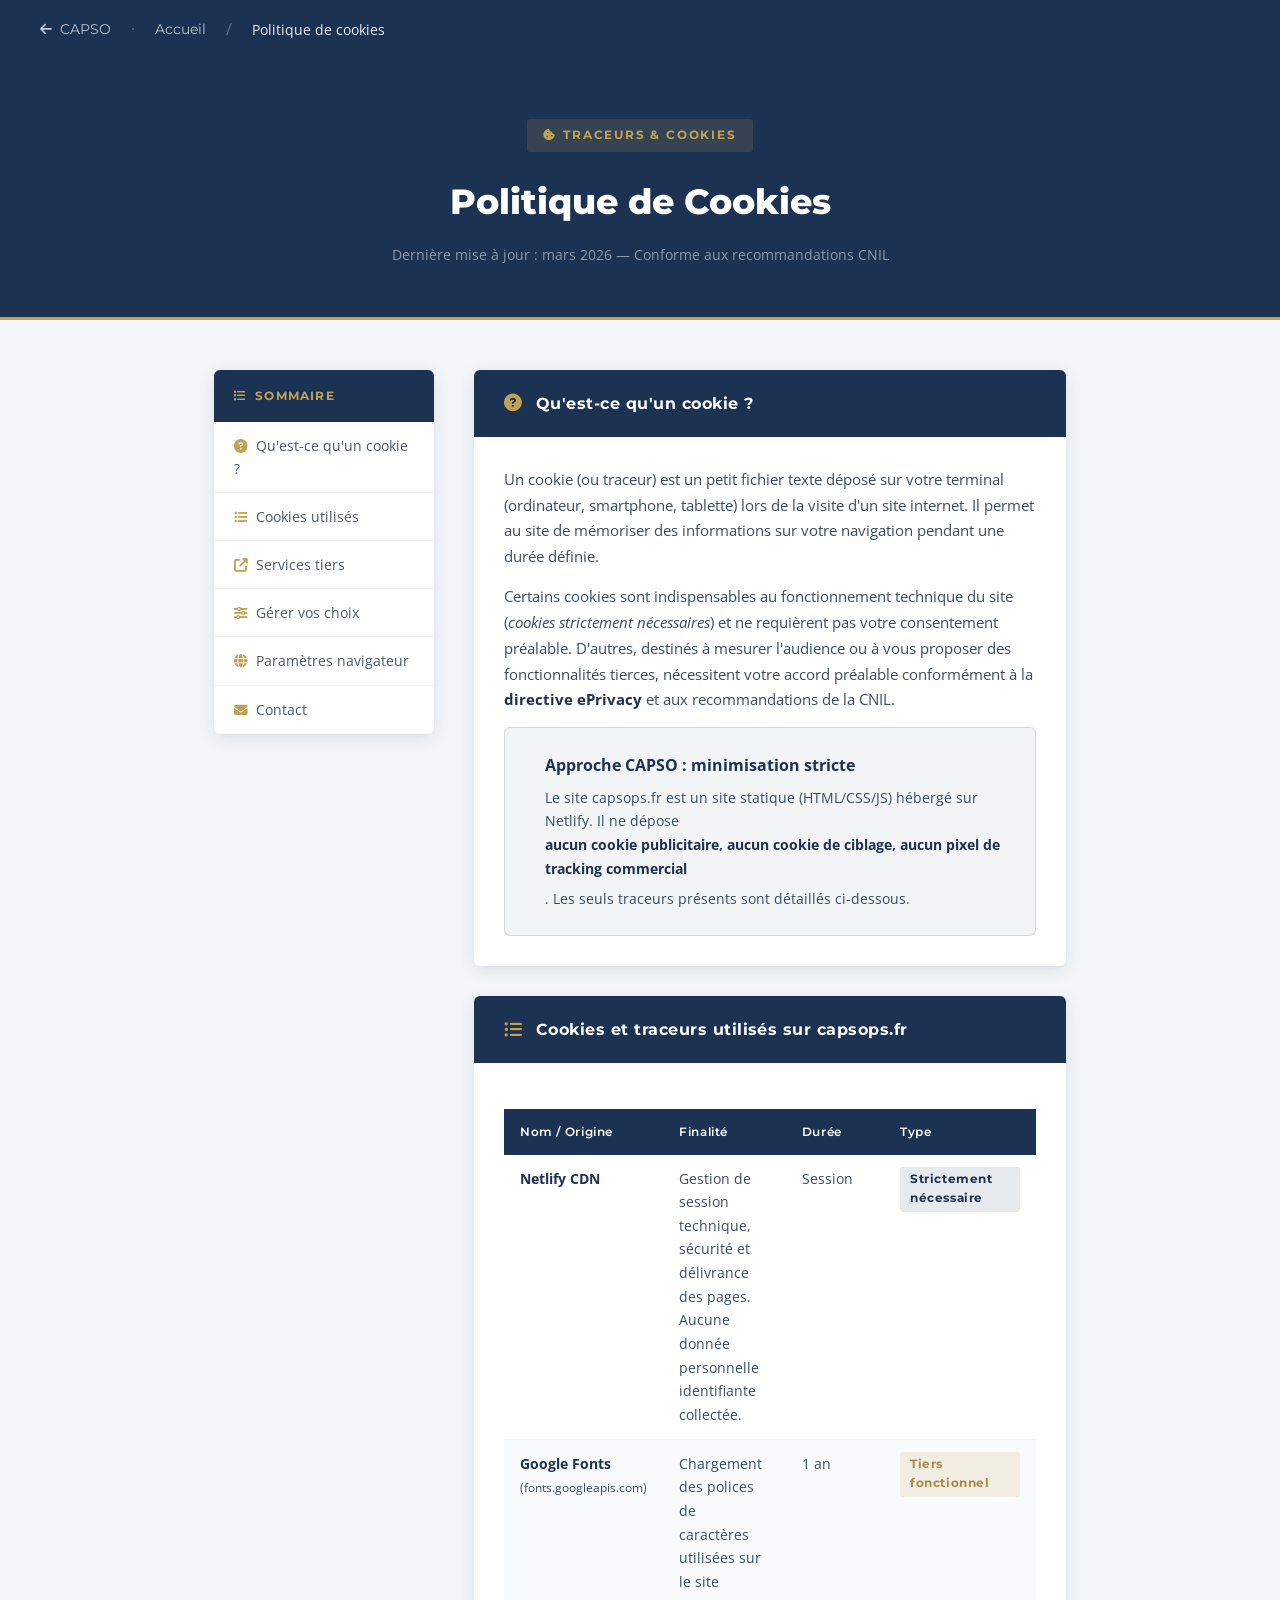
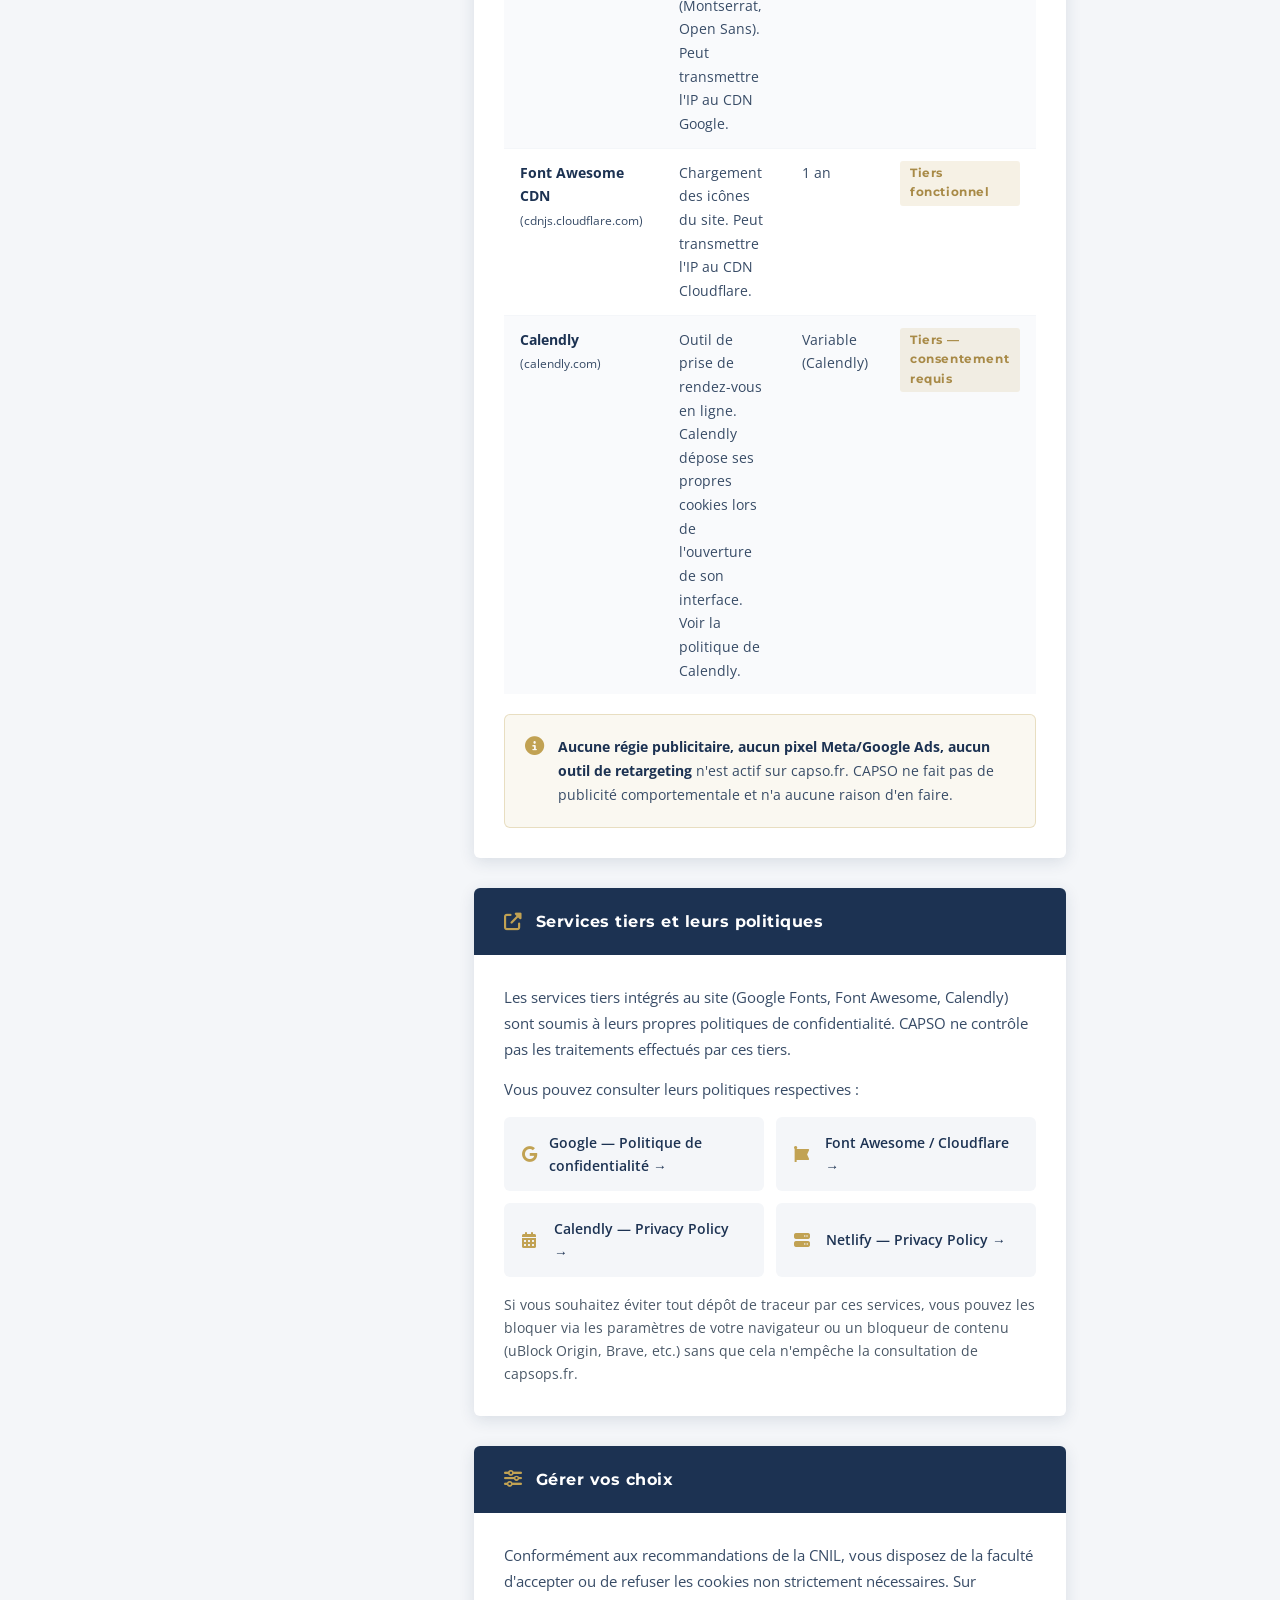
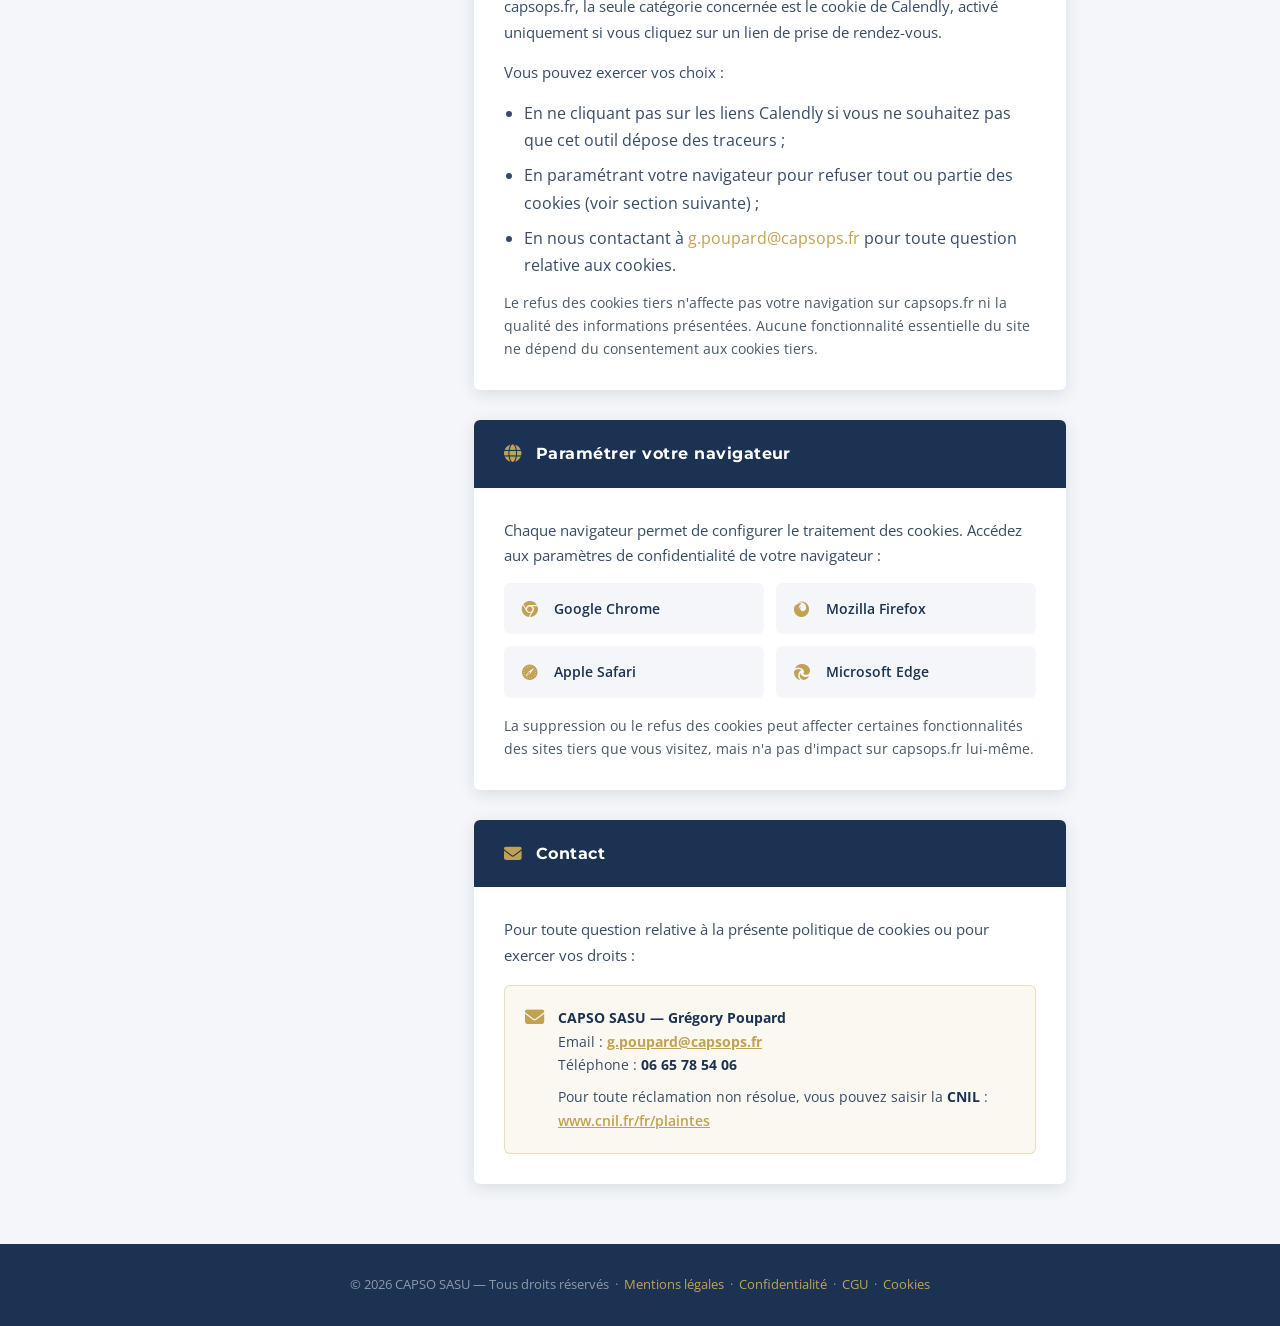
<file: pages/cookies.html>
<!DOCTYPE html>
<html lang="fr">

<head>
    <meta charset="UTF-8">
    <meta name="viewport" content="width=device-width, initial-scale=1.0">
    <title>Politique de Cookies — CAPSO</title>
    <meta name="robots" content="noindex, nofollow">
    <link rel="preconnect" href="https://fonts.googleapis.com">
    <link rel="preconnect" href="https://fonts.gstatic.com" crossorigin>
    <link
        href="https://fonts.googleapis.com/css2?family=Montserrat:wght@400;500;600;700;800&family=Open+Sans:wght@400;500;600&display=swap"
        rel="stylesheet">
    <link rel="stylesheet" href="https://cdnjs.cloudflare.com/ajax/libs/font-awesome/6.4.0/css/all.min.css">
    <style>
        :root {
            --navy: #1C3252;
            --navy-body: #374B66;
            --navy-soft: #4A5867;
            --gold: #C1A253;
            --gold-muted: #A88A47;
            --white: #FFFFFF;
            --bg-light: #F4F6F9;
            --radius: 6px;
            --shadow: 0 4px 16px rgba(28, 50, 82, 0.12);
        }

        * {
            margin: 0;
            padding: 0;
            box-sizing: border-box;
        }

        body {
            font-family: 'Open Sans', sans-serif;
            background: var(--bg-light);
            color: var(--navy-body);
            line-height: 1.7;
        }

        .top-nav {
            background: var(--navy);
            padding: 16px 40px;
            display: flex;
            align-items: center;
            gap: 20px;
        }

        .top-nav a {
            color: rgba(255, 255, 255, 0.7);
            text-decoration: none;
            font-size: 0.85rem;
            font-family: 'Montserrat', sans-serif;
            transition: color 0.2s;
        }

        .top-nav a:hover {
            color: var(--gold);
        }

        .top-nav .sep {
            color: rgba(255, 255, 255, 0.3);
        }

        .page-hero {
            background: var(--navy);
            padding: 60px 40px 50px;
            text-align: center;
            border-bottom: 3px solid var(--gold);
        }

        .page-hero .label {
            display: inline-block;
            background: rgba(193, 162, 83, 0.15);
            color: var(--gold);
            font-family: 'Montserrat', sans-serif;
            font-size: 0.75rem;
            font-weight: 700;
            letter-spacing: 0.15em;
            text-transform: uppercase;
            padding: 6px 16px;
            border-radius: 3px;
            margin-bottom: 20px;
        }

        .page-hero h1 {
            font-family: 'Montserrat', sans-serif;
            font-weight: 800;
            font-size: 2.2rem;
            color: white;
            margin-bottom: 12px;
        }

        .page-hero .update {
            color: rgba(255, 255, 255, 0.5);
            font-size: 0.85rem;
        }

        .page-layout {
            max-width: 900px;
            margin: 50px auto;
            padding: 0 24px;
            display: grid;
            grid-template-columns: 220px 1fr;
            gap: 40px;
            align-items: start;
        }

        @media(max-width:768px) {
            .page-layout {
                grid-template-columns: 1fr;
            }

            .sidebar {
                display: none;
            }
        }

        .sidebar {
            position: sticky;
            top: 30px;
            background: white;
            border-radius: var(--radius);
            box-shadow: var(--shadow);
            overflow: hidden;
        }

        .sidebar-header {
            background: var(--navy);
            padding: 16px 20px;
            font-family: 'Montserrat', sans-serif;
            font-size: 0.75rem;
            font-weight: 700;
            letter-spacing: 0.1em;
            text-transform: uppercase;
            color: var(--gold);
        }

        .sidebar nav a {
            display: block;
            padding: 12px 20px;
            color: var(--navy-soft);
            text-decoration: none;
            font-size: 0.85rem;
            border-bottom: 1px solid var(--bg-light);
            transition: all 0.2s;
        }

        .sidebar nav a:hover {
            background: var(--bg-light);
            color: var(--navy);
            padding-left: 26px;
        }

        .sidebar nav a i {
            color: var(--gold);
            margin-right: 8px;
            width: 14px;
        }

        .content {
            display: flex;
            flex-direction: column;
            gap: 30px;
        }

        .section-block {
            background: white;
            border-radius: var(--radius);
            box-shadow: var(--shadow);
            overflow: hidden;
        }

        .section-block-header {
            background: var(--navy);
            padding: 20px 30px;
            display: flex;
            align-items: center;
            gap: 14px;
        }

        .section-block-header i {
            color: var(--gold);
            font-size: 1.1rem;
        }

        .section-block-header h2 {
            font-family: 'Montserrat', sans-serif;
            font-weight: 700;
            font-size: 1rem;
            color: white;
            letter-spacing: 0.03em;
        }

        .section-block-body {
            padding: 30px;
        }

        .section-block-body p {
            margin-bottom: 14px;
            color: var(--navy-body);
            font-size: 0.95rem;
        }

        .section-block-body p:last-child {
            margin-bottom: 0;
        }

        .section-block-body strong {
            color: var(--navy);
        }

        .cookie-table {
            width: 100%;
            border-collapse: collapse;
            margin-top: 16px;
            font-size: 0.87rem;
        }

        .cookie-table th {
            background: var(--navy);
            color: white;
            padding: 12px 16px;
            text-align: left;
            font-family: 'Montserrat', sans-serif;
            font-weight: 600;
            font-size: 0.78rem;
            letter-spacing: 0.05em;
        }

        .cookie-table td {
            padding: 12px 16px;
            border-bottom: 1px solid var(--bg-light);
            vertical-align: top;
        }

        .cookie-table tr:last-child td {
            border-bottom: none;
        }

        .cookie-table tr:nth-child(even) td {
            background: rgba(244, 246, 249, 0.5);
        }

        .badge {
            display: inline-block;
            padding: 3px 10px;
            border-radius: 3px;
            font-size: 0.72rem;
            font-weight: 700;
            font-family: 'Montserrat', sans-serif;
            letter-spacing: 0.05em;
        }

        .badge-exempt {
            background: rgba(28, 50, 82, 0.1);
            color: var(--navy);
        }

        .badge-tiers {
            background: rgba(193, 162, 83, 0.15);
            color: var(--gold-muted);
        }

        .badge-analytique {
            background: rgba(74, 88, 103, 0.1);
            color: var(--navy-soft);
        }

        .alert-box {
            background: rgba(193, 162, 83, 0.08);
            border: 1px solid rgba(193, 162, 83, 0.3);
            border-radius: var(--radius);
            padding: 20px;
            margin-top: 16px;
            display: flex;
            gap: 14px;
        }

        .alert-box i {
            color: var(--gold);
            font-size: 1.2rem;
            flex-shrink: 0;
            margin-top: 2px;
        }

        .alert-box p {
            font-size: 0.88rem;
            color: var(--navy-body);
            margin: 0;
        }

        .success-box {
            background: rgba(28, 50, 82, 0.05);
            border: 1px solid rgba(28, 50, 82, 0.15);
            border-radius: var(--radius);
            padding: 24px;
            margin-top: 10px;
            display: flex;
            gap: 16px;
            align-items: flex-start;
        }

        .success-box i {
            color: var(--navy);
            font-size: 1.3rem;
            flex-shrink: 0;
            margin-top: 2px;
        }

        .success-box strong {
            color: var(--navy);
            display: block;
            margin-bottom: 6px;
        }

        .success-box p {
            font-size: 0.88rem;
            color: var(--navy-body);
            margin: 0;
        }

        .browser-grid {
            display: grid;
            grid-template-columns: 1fr 1fr;
            gap: 12px;
            margin-top: 14px;
        }

        @media(max-width:600px) {
            .browser-grid {
                grid-template-columns: 1fr;
            }
        }

        .browser-item {
            background: var(--bg-light);
            border-radius: var(--radius);
            padding: 14px 18px;
            display: flex;
            align-items: center;
            gap: 12px;
        }

        .browser-item i {
            color: var(--gold);
            font-size: 1rem;
            width: 20px;
        }

        .browser-item a {
            color: var(--navy);
            font-size: 0.85rem;
            font-weight: 600;
            text-decoration: none;
        }

        .browser-item a:hover {
            color: var(--gold);
        }

        .footer-legal {
            background: var(--navy);
            color: rgba(255, 255, 255, 0.5);
            text-align: center;
            padding: 30px 20px;
            font-size: 0.8rem;
            margin-top: 60px;
        }

        .footer-legal a {
            color: var(--gold);
            text-decoration: none;
        }
    </style>
</head>

<body>

    <div class="top-nav">
        <a href="../index.html"><i class="fas fa-arrow-left" style="margin-right:8px;"></i>CAPSO</a>
        <span class="sep">·</span>
        <a href="../index.html">Accueil</a>
        <span class="sep">/</span>
        <span style="color:rgba(255,255,255,0.9);font-size:0.85rem;">Politique de cookies</span>
    </div>

    <div class="page-hero">
        <div class="label"><i class="fas fa-cookie-bite" style="margin-right:6px;"></i>Traceurs & Cookies</div>
        <h1>Politique de Cookies</h1>
        <p class="update">Dernière mise à jour : mars 2026 — Conforme aux recommandations CNIL</p>
    </div>

    <div class="page-layout">
        <aside class="sidebar">
            <div class="sidebar-header"><i class="fas fa-list" style="margin-right:8px;"></i>Sommaire</div>
            <nav>
                <a href="#quoi"><i class="fas fa-question-circle"></i>Qu'est-ce qu'un cookie ?</a>
                <a href="#utilises"><i class="fas fa-list-ul"></i>Cookies utilisés</a>
                <a href="#tiers"><i class="fas fa-external-link-alt"></i>Services tiers</a>
                <a href="#gestion"><i class="fas fa-sliders-h"></i>Gérer vos choix</a>
                <a href="#navigateurs"><i class="fas fa-globe"></i>Paramètres navigateur</a>
                <a href="#contact"><i class="fas fa-envelope"></i>Contact</a>
            </nav>
        </aside>

        <div class="content">

            <!-- QU'EST-CE QU'UN COOKIE -->
            <div class="section-block" id="quoi">
                <div class="section-block-header"><i class="fas fa-question-circle"></i>
                    <h2>Qu'est-ce qu'un cookie ?</h2>
                </div>
                <div class="section-block-body">
                    <p>Un cookie (ou traceur) est un petit fichier texte déposé sur votre terminal (ordinateur,
                        smartphone, tablette) lors de la visite d'un site internet. Il permet au site de mémoriser des
                        informations sur votre navigation pendant une durée définie.</p>
                    <p>Certains cookies sont indispensables au fonctionnement technique du site (<em>cookies strictement
                            nécessaires</em>) et ne requièrent pas votre consentement préalable. D'autres, destinés à
                        mesurer l'audience ou à vous proposer des fonctionnalités tierces, nécessitent votre accord
                        préalable conformément à la <strong>directive ePrivacy</strong> et aux recommandations de la
                        CNIL.</p>
                    <div class="success-box">
                        <i class="fas fa-check-shield"></i>
                        <div>
                            <strong>Approche CAPSO : minimisation stricte</strong>
                            <p>Le site capsops.fr est un site statique (HTML/CSS/JS) hébergé sur Netlify. Il ne dépose
                                <strong>aucun cookie publicitaire, aucun cookie de ciblage, aucun pixel de tracking
                                    commercial</strong>. Les seuls traceurs présents sont détaillés ci-dessous.</p>
                        </div>
                    </div>
                </div>
            </div>

            <!-- COOKIES UTILISÉS -->
            <div class="section-block" id="utilises">
                <div class="section-block-header"><i class="fas fa-list-ul"></i>
                    <h2>Cookies et traceurs utilisés sur capsops.fr</h2>
                </div>
                <div class="section-block-body">
                    <table class="cookie-table">
                        <thead>
                            <tr>
                                <th>Nom / Origine</th>
                                <th>Finalité</th>
                                <th>Durée</th>
                                <th>Type</th>
                            </tr>
                        </thead>
                        <tbody>
                            <tr>
                                <td><strong>Netlify CDN</strong></td>
                                <td>Gestion de session technique, sécurité et délivrance des pages. Aucune donnée
                                    personnelle identifiante collectée.</td>
                                <td>Session</td>
                                <td><span class="badge badge-exempt">Strictement nécessaire</span></td>
                            </tr>
                            <tr>
                                <td><strong>Google Fonts</strong><br><small>(fonts.googleapis.com)</small></td>
                                <td>Chargement des polices de caractères utilisées sur le site (Montserrat, Open Sans).
                                    Peut transmettre l'IP au CDN Google.</td>
                                <td>1 an</td>
                                <td><span class="badge badge-tiers">Tiers fonctionnel</span></td>
                            </tr>
                            <tr>
                                <td><strong>Font Awesome CDN</strong><br><small>(cdnjs.cloudflare.com)</small></td>
                                <td>Chargement des icônes du site. Peut transmettre l'IP au CDN Cloudflare.</td>
                                <td>1 an</td>
                                <td><span class="badge badge-tiers">Tiers fonctionnel</span></td>
                            </tr>
                            <tr>
                                <td><strong>Calendly</strong><br><small>(calendly.com)</small></td>
                                <td>Outil de prise de rendez-vous en ligne. Calendly dépose ses propres cookies lors de
                                    l'ouverture de son interface. Voir la politique de Calendly.</td>
                                <td>Variable (Calendly)</td>
                                <td><span class="badge badge-tiers">Tiers — consentement requis</span></td>
                            </tr>
                        </tbody>
                    </table>
                    <div class="alert-box" style="margin-top:20px;">
                        <i class="fas fa-info-circle"></i>
                        <p><strong>Aucune régie publicitaire, aucun pixel Meta/Google Ads, aucun outil de
                                retargeting</strong> n'est actif sur capso.fr. CAPSO ne fait pas de publicité
                            comportementale et n'a aucune raison d'en faire.</p>
                    </div>
                </div>
            </div>

            <!-- SERVICES TIERS -->
            <div class="section-block" id="tiers">
                <div class="section-block-header"><i class="fas fa-external-link-alt"></i>
                    <h2>Services tiers et leurs politiques</h2>
                </div>
                <div class="section-block-body">
                    <p>Les services tiers intégrés au site (Google Fonts, Font Awesome, Calendly) sont soumis à leurs
                        propres politiques de confidentialité. CAPSO ne contrôle pas les traitements effectués par ces
                        tiers.</p>
                    <p>Vous pouvez consulter leurs politiques respectives :</p>
                    <div class="browser-grid">
                        <div class="browser-item">
                            <i class="fab fa-google"></i>
                            <a href="https://policies.google.com/privacy" target="_blank" rel="noopener">Google —
                                Politique de confidentialité →</a>
                        </div>
                        <div class="browser-item">
                            <i class="fas fa-font-awesome-flag"></i>
                            <a href="https://fontawesome.com/privacy" target="_blank" rel="noopener">Font Awesome /
                                Cloudflare →</a>
                        </div>
                        <div class="browser-item">
                            <i class="fas fa-calendar-alt"></i>
                            <a href="https://calendly.com/privacy" target="_blank" rel="noopener">Calendly — Privacy
                                Policy →</a>
                        </div>
                        <div class="browser-item">
                            <i class="fas fa-server"></i>
                            <a href="https://www.netlify.com/privacy/" target="_blank" rel="noopener">Netlify — Privacy
                                Policy →</a>
                        </div>
                    </div>
                    <p style="margin-top:16px;font-size:0.85rem;color:var(--navy-soft);">Si vous souhaitez éviter tout
                        dépôt de traceur par ces services, vous pouvez les bloquer via les paramètres de votre
                        navigateur ou un bloqueur de contenu (uBlock Origin, Brave, etc.) sans que cela n'empêche la
                        consultation de capsops.fr.</p>
                </div>
            </div>

            <!-- GESTION DES CHOIX -->
            <div class="section-block" id="gestion">
                <div class="section-block-header"><i class="fas fa-sliders-h"></i>
                    <h2>Gérer vos choix</h2>
                </div>
                <div class="section-block-body">
                    <p>Conformément aux recommandations de la CNIL, vous disposez de la faculté d'accepter ou de refuser
                        les cookies non strictement nécessaires. Sur capsops.fr, la seule catégorie concernée est le
                        cookie de Calendly, activé uniquement si vous cliquez sur un lien de prise de rendez-vous.</p>
                    <p>Vous pouvez exercer vos choix :</p>
                    <ul style="margin-left:20px;margin-top:10px;">
                        <li style="margin-bottom:8px;">En ne cliquant pas sur les liens Calendly si vous ne souhaitez
                            pas que cet outil dépose des traceurs ;</li>
                        <li style="margin-bottom:8px;">En paramétrant votre navigateur pour refuser tout ou partie des
                            cookies (voir section suivante) ;</li>
                        <li style="margin-bottom:8px;">En nous contactant à <a href="https://mail.google.com/mail/?view=cm&to=g.poupard@capsops.fr" target="_blank" style="color:var(--gold); text-decoration:none;">g.poupard@capsops.fr</a> pour
                            toute question relative aux cookies.</li>
                    </ul>
                    <p style="margin-top:12px;font-size:0.85rem;color:var(--navy-soft);">Le refus des cookies tiers
                        n'affecte pas votre navigation sur capsops.fr ni la qualité des informations présentées. Aucune
                        fonctionnalité essentielle du site ne dépend du consentement aux cookies tiers.</p>
                </div>
            </div>

            <!-- PARAMÈTRES NAVIGATEUR -->
            <div class="section-block" id="navigateurs">
                <div class="section-block-header"><i class="fas fa-globe"></i>
                    <h2>Paramétrer votre navigateur</h2>
                </div>
                <div class="section-block-body">
                    <p>Chaque navigateur permet de configurer le traitement des cookies. Accédez aux paramètres de
                        confidentialité de votre navigateur :</p>
                    <div class="browser-grid">
                        <div class="browser-item">
                            <i class="fab fa-chrome"></i>
                            <a href="https://support.google.com/chrome/answer/95647" target="_blank"
                                rel="noopener">Google Chrome</a>
                        </div>
                        <div class="browser-item">
                            <i class="fab fa-firefox"></i>
                            <a href="https://support.mozilla.org/fr/kb/effacer-cookies-donnees-site-firefox"
                                target="_blank" rel="noopener">Mozilla Firefox</a>
                        </div>
                        <div class="browser-item">
                            <i class="fab fa-safari"></i>
                            <a href="https://support.apple.com/fr-fr/guide/safari/sfri11471/mac" target="_blank"
                                rel="noopener">Apple Safari</a>
                        </div>
                        <div class="browser-item">
                            <i class="fab fa-edge"></i>
                            <a href="https://support.microsoft.com/fr-fr/microsoft-edge/supprimer-les-cookies-dans-microsoft-edge"
                                target="_blank" rel="noopener">Microsoft Edge</a>
                        </div>
                    </div>
                    <p style="margin-top:16px;font-size:0.85rem;color:var(--navy-soft);">La suppression ou le refus des
                        cookies peut affecter certaines fonctionnalités des sites tiers que vous visitez, mais n'a pas
                        d'impact sur capsops.fr lui-même.</p>
                </div>
            </div>

            <!-- CONTACT -->
            <div class="section-block" id="contact">
                <div class="section-block-header"><i class="fas fa-envelope"></i>
                    <h2>Contact</h2>
                </div>
                <div class="section-block-body">
                    <p>Pour toute question relative à la présente politique de cookies ou pour exercer vos droits :</p>
                    <div class="alert-box">
                        <i class="fas fa-envelope"></i>
                        <div>
                            <p><strong>CAPSO SASU — Grégory Poupard</strong><br>
                                Email : <strong><a href="https://mail.google.com/mail/?view=cm&to=g.poupard@capsops.fr" target="_blank"
                                        style="color:var(--gold);">g.poupard@capsops.fr</a></strong><br>
                                Téléphone : <strong>06 65 78 54 06</strong></p>
                            <p style="margin-top:8px;">Pour toute réclamation non résolue, vous pouvez saisir la
                                <strong>CNIL</strong> : <a href="https://www.cnil.fr/fr/plaintes" target="_blank"
                                    rel="noopener"
                                    style="color:var(--gold);font-weight:600;">www.cnil.fr/fr/plaintes</a></p>
                        </div>
                    </div>
                </div>
            </div>

        </div>
    </div>

    <div class="footer-legal">
        <p>© 2026 CAPSO SASU — Tous droits réservés &nbsp;·&nbsp; <a href="mentions-legales.html">Mentions légales</a>
            &nbsp;·&nbsp; <a href="confidentialite.html">Confidentialité</a> &nbsp;·&nbsp; <a href="cgu.html">CGU</a>
            &nbsp;·&nbsp; <a href="cookies.html">Cookies</a></p>
    </div>

</body>

</html>
</file>
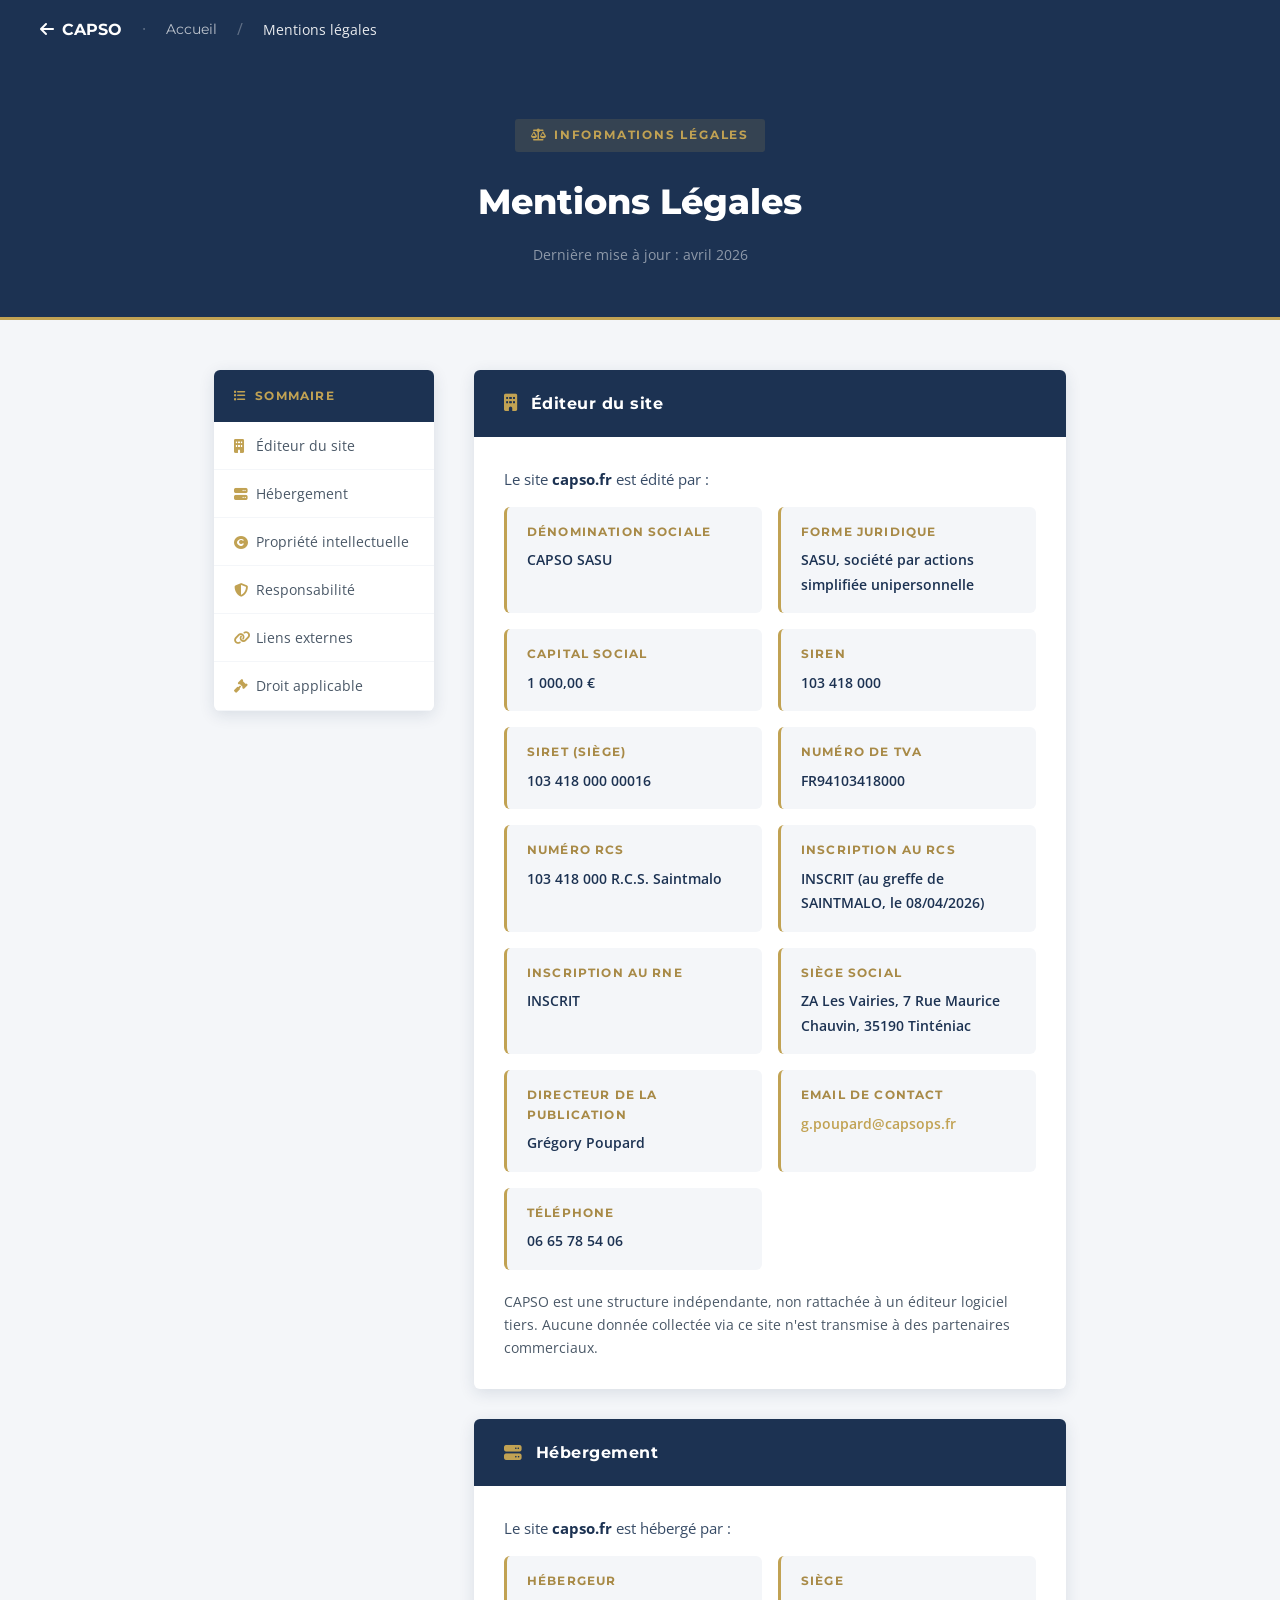
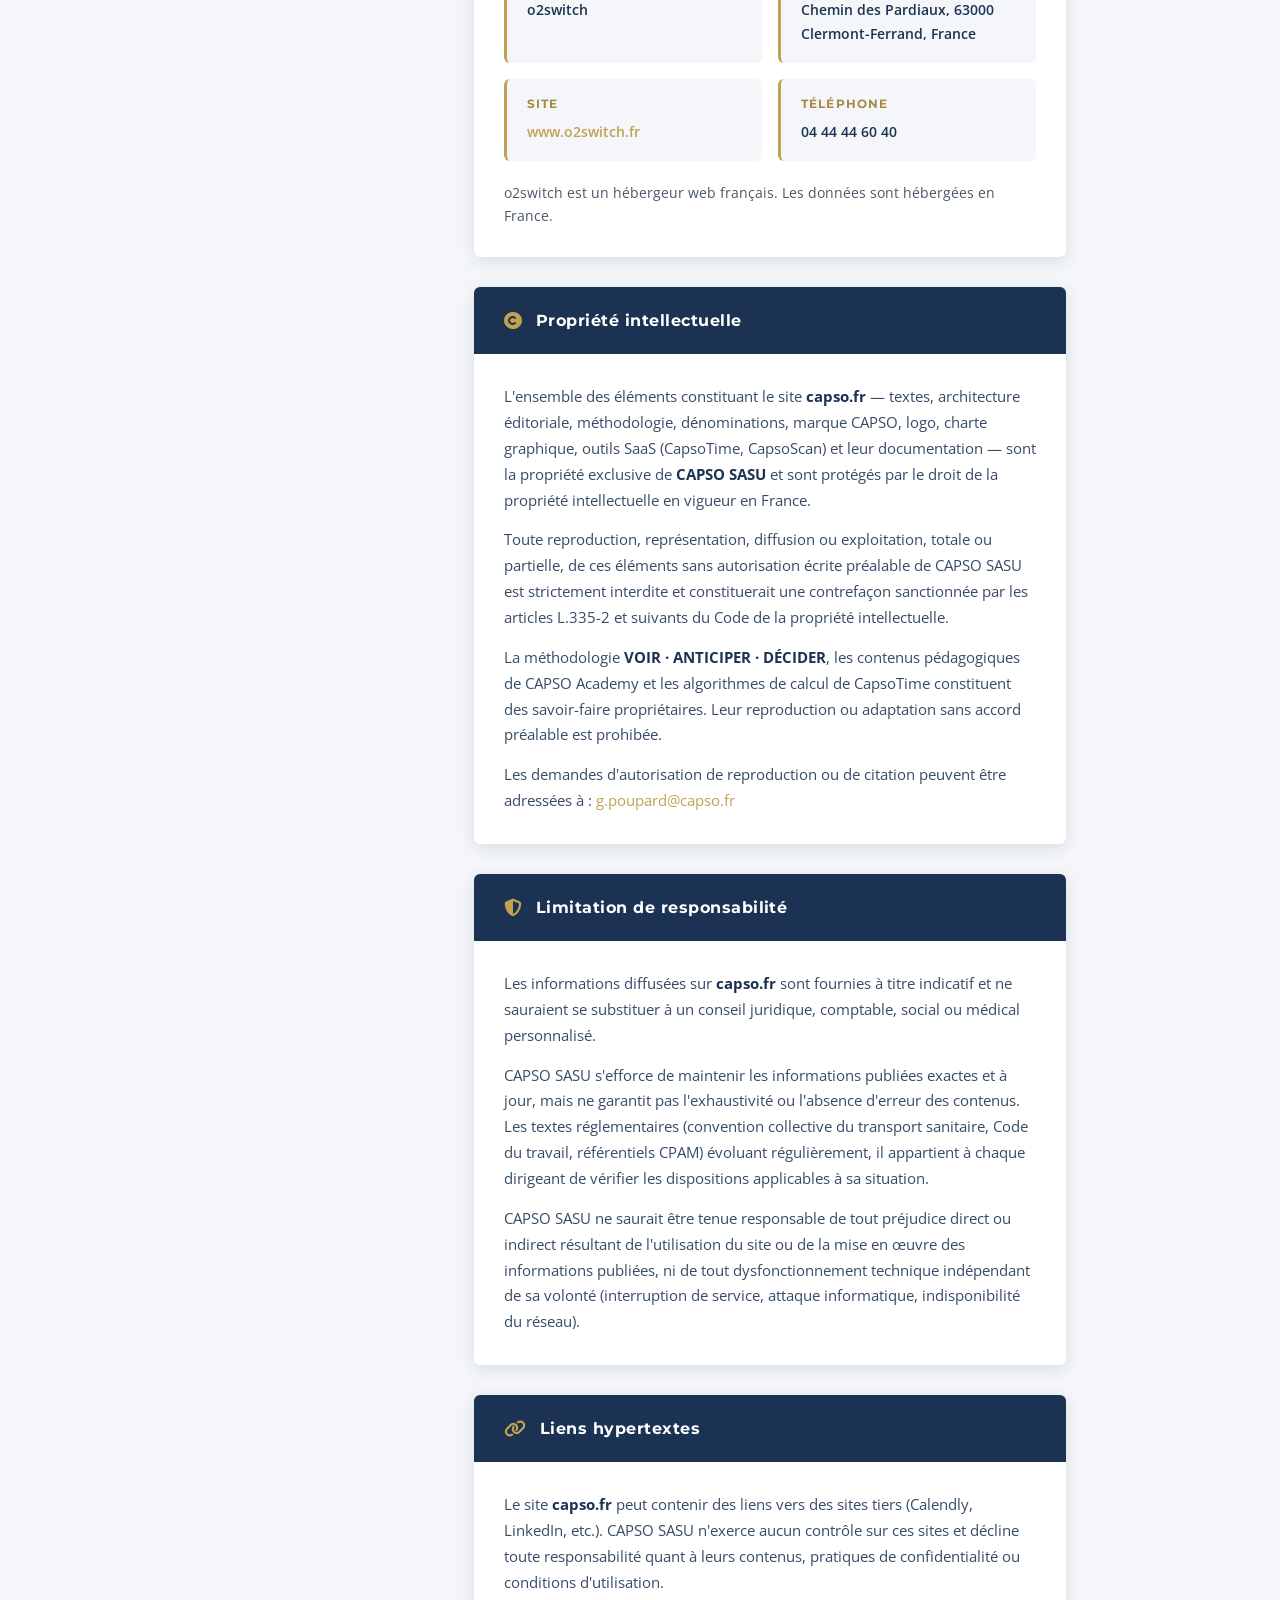
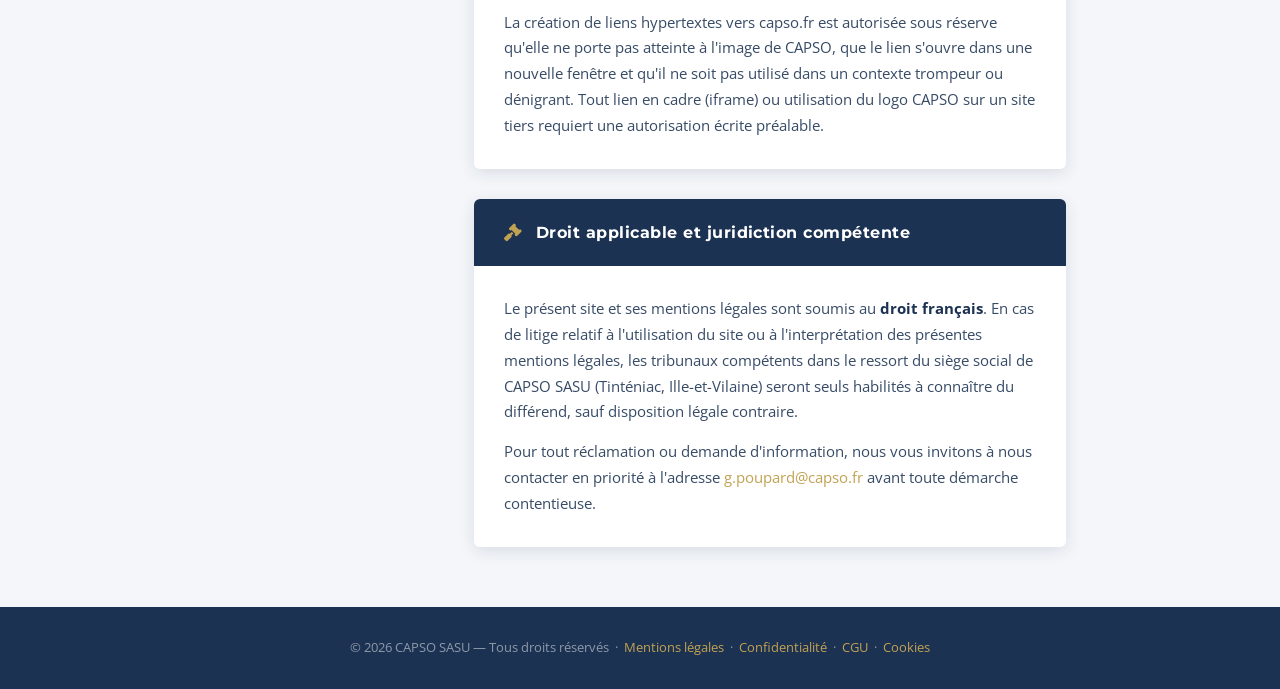
<file: pages/mentions-legales.html>
<!DOCTYPE html>
<html lang="fr">

<head>
    <meta charset="UTF-8">
    <meta name="viewport" content="width=device-width, initial-scale=1.0">
    <title>Mentions Légales — CAPSO</title>
    <meta name="robots" content="noindex, nofollow">
    <link rel="preconnect" href="https://fonts.googleapis.com">
    <link rel="preconnect" href="https://fonts.gstatic.com" crossorigin>
    <link
        href="https://fonts.googleapis.com/css2?family=Montserrat:wght@400;500;600;700;800&family=Open+Sans:wght@400;500;600&display=swap"
        rel="stylesheet">
    <link rel="stylesheet" href="https://cdnjs.cloudflare.com/ajax/libs/font-awesome/6.4.0/css/all.min.css">
    <style>
        :root {
            --navy: #1C3252;
            --navy-body: #374B66;
            --navy-soft: #4A5867;
            --gold: #C1A253;
            --gold-muted: #A88A47;
            --white: #FFFFFF;
            --bg-light: #F4F6F9;
            --radius: 6px;
            --shadow: 0 4px 16px rgba(28, 50, 82, 0.12);
        }

        * {
            margin: 0;
            padding: 0;
            box-sizing: border-box;
        }

        body {
            font-family: 'Open Sans', sans-serif;
            background: var(--bg-light);
            color: var(--navy-body);
            line-height: 1.7;
        }

        /* NAV */
        .top-nav {
            background: var(--navy);
            padding: 16px 40px;
            display: flex;
            align-items: center;
            gap: 20px;
        }

        .top-nav a {
            color: rgba(255, 255, 255, 0.7);
            text-decoration: none;
            font-size: 0.85rem;
            font-family: 'Montserrat', sans-serif;
            transition: color 0.2s;
        }

        .top-nav a:hover {
            color: var(--gold);
        }

        .top-nav .sep {
            color: rgba(255, 255, 255, 0.3);
        }

        .top-nav .brand {
            color: white;
            font-weight: 700;
            font-size: 1rem;
        }

        /* HERO */
        .page-hero {
            background: var(--navy);
            padding: 60px 40px 50px;
            text-align: center;
            border-bottom: 3px solid var(--gold);
        }

        .page-hero .label {
            display: inline-block;
            background: rgba(193, 162, 83, 0.15);
            color: var(--gold);
            font-family: 'Montserrat', sans-serif;
            font-size: 0.75rem;
            font-weight: 700;
            letter-spacing: 0.15em;
            text-transform: uppercase;
            padding: 6px 16px;
            border-radius: 3px;
            margin-bottom: 20px;
        }

        .page-hero h1 {
            font-family: 'Montserrat', sans-serif;
            font-weight: 800;
            font-size: 2.2rem;
            color: white;
            margin-bottom: 12px;
        }

        .page-hero .update {
            color: rgba(255, 255, 255, 0.5);
            font-size: 0.85rem;
        }

        /* LAYOUT */
        .page-layout {
            max-width: 900px;
            margin: 50px auto;
            padding: 0 24px;
            display: grid;
            grid-template-columns: 220px 1fr;
            gap: 40px;
            align-items: start;
        }

        @media (max-width: 768px) {
            .page-layout {
                grid-template-columns: 1fr;
            }

            .sidebar {
                display: none;
            }
        }

        /* SIDEBAR */
        .sidebar {
            position: sticky;
            top: 30px;
            background: white;
            border-radius: var(--radius);
            box-shadow: var(--shadow);
            overflow: hidden;
        }

        .sidebar-header {
            background: var(--navy);
            padding: 16px 20px;
            font-family: 'Montserrat', sans-serif;
            font-size: 0.75rem;
            font-weight: 700;
            letter-spacing: 0.1em;
            text-transform: uppercase;
            color: var(--gold);
        }

        .sidebar nav a {
            display: block;
            padding: 12px 20px;
            color: var(--navy-soft);
            text-decoration: none;
            font-size: 0.85rem;
            border-bottom: 1px solid var(--bg-light);
            transition: all 0.2s;
        }

        .sidebar nav a:hover {
            background: var(--bg-light);
            color: var(--navy);
            padding-left: 26px;
        }

        .sidebar nav a i {
            color: var(--gold);
            margin-right: 8px;
            width: 14px;
        }

        /* CONTENT */
        .content {
            display: flex;
            flex-direction: column;
            gap: 30px;
        }

        .section-block {
            background: white;
            border-radius: var(--radius);
            box-shadow: var(--shadow);
            overflow: hidden;
        }

        .section-block-header {
            background: var(--navy);
            padding: 20px 30px;
            display: flex;
            align-items: center;
            gap: 14px;
        }

        .section-block-header i {
            color: var(--gold);
            font-size: 1.1rem;
        }

        .section-block-header h2 {
            font-family: 'Montserrat', sans-serif;
            font-weight: 700;
            font-size: 1rem;
            color: white;
            letter-spacing: 0.03em;
        }

        .section-block-body {
            padding: 30px;
        }

        .section-block-body p {
            margin-bottom: 14px;
            color: var(--navy-body);
            font-size: 0.95rem;
        }

        .section-block-body p:last-child {
            margin-bottom: 0;
        }

        .section-block-body strong {
            color: var(--navy);
        }

        .info-grid {
            display: grid;
            grid-template-columns: 1fr 1fr;
            gap: 16px;
            margin-top: 10px;
        }

        @media (max-width: 600px) {
            .info-grid {
                grid-template-columns: 1fr;
            }
        }

        .info-item {
            background: var(--bg-light);
            border-radius: var(--radius);
            padding: 16px 20px;
            border-left: 3px solid var(--gold);
        }

        .info-item .label-small {
            font-size: 0.72rem;
            font-weight: 700;
            letter-spacing: 0.1em;
            text-transform: uppercase;
            color: var(--gold-muted);
            margin-bottom: 6px;
            font-family: 'Montserrat', sans-serif;
        }

        .info-item .value {
            font-size: 0.9rem;
            color: var(--navy);
            font-weight: 600;
        }

        .footer-legal {
            background: var(--navy);
            color: rgba(255, 255, 255, 0.5);
            text-align: center;
            padding: 30px 20px;
            font-size: 0.8rem;
            margin-top: 60px;
        }

        .footer-legal a {
            color: var(--gold);
            text-decoration: none;
        }
    </style>
</head>

<body>

    <div class="top-nav">
        <a href="../index.html" class="brand"><i class="fas fa-arrow-left" style="margin-right:8px;"></i>CAPSO</a>
        <span class="sep">·</span>
        <a href="../index.html">Accueil</a>
        <span class="sep">/</span>
        <span style="color:rgba(255,255,255,0.9);font-size:0.85rem;">Mentions légales</span>
    </div>

    <div class="page-hero">
        <div class="label"><i class="fas fa-balance-scale" style="margin-right:6px;"></i>Informations légales</div>
        <h1>Mentions Légales</h1>
        <p class="update">Dernière mise à jour : avril 2026</p>
    </div>

    <div class="page-layout">
        <aside class="sidebar">
            <div class="sidebar-header"><i class="fas fa-list" style="margin-right:8px;"></i>Sommaire</div>
            <nav>
                <a href="#editeur"><i class="fas fa-building"></i>Éditeur du site</a>
                <a href="#hebergement"><i class="fas fa-server"></i>Hébergement</a>
                <a href="#propriete"><i class="fas fa-copyright"></i>Propriété intellectuelle</a>
                <a href="#responsabilite"><i class="fas fa-shield-alt"></i>Responsabilité</a>
                <a href="#liens"><i class="fas fa-link"></i>Liens externes</a>
                <a href="#droit"><i class="fas fa-gavel"></i>Droit applicable</a>
            </nav>
        </aside>

        <div class="content">

            <!-- ÉDITEUR -->
            <div class="section-block" id="editeur">
                <div class="section-block-header">
                    <i class="fas fa-building"></i>
                    <h2>Éditeur du site</h2>
                </div>
                <div class="section-block-body">
                    <p>Le site <strong>capso.fr</strong> est édité par :</p>
                    <div class="info-grid">
                        <div class="info-item">
                            <div class="label-small">Dénomination sociale</div>
                            <div class="value">CAPSO SASU</div>
                        </div>
                        <div class="info-item">
                            <div class="label-small">Forme juridique</div>
                            <div class="value">SASU, société par actions simplifiée unipersonnelle</div>
                        </div>
                        <div class="info-item">
                            <div class="label-small">Capital social</div>
                            <div class="value">1 000,00 €</div>
                        </div>
                        <div class="info-item">
                            <div class="label-small">SIREN</div>
                            <div class="value">103 418 000</div>
                        </div>
                        <div class="info-item">
                            <div class="label-small">SIRET (siège)</div>
                            <div class="value">103 418 000 00016</div>
                        </div>
                        <div class="info-item">
                            <div class="label-small">Numéro de TVA</div>
                            <div class="value">FR94103418000</div>
                        </div>
                        <div class="info-item">
                            <div class="label-small">Numéro RCS</div>
                            <div class="value">103 418 000 R.C.S. Saintmalo</div>
                        </div>
                        <div class="info-item">
                            <div class="label-small">Inscription au RCS</div>
                            <div class="value">INSCRIT (au greffe de SAINTMALO, le 08/04/2026)</div>
                        </div>
                        <div class="info-item">
                            <div class="label-small">Inscription au RNE</div>
                            <div class="value">INSCRIT</div>
                        </div>
                        <div class="info-item">
                            <div class="label-small">Siège social</div>
                            <div class="value">ZA Les Vairies, 7 Rue Maurice Chauvin, 35190 Tinténiac</div>
                        </div>
                        <div class="info-item">
                            <div class="label-small">Directeur de la publication</div>
                            <div class="value">Grégory Poupard</div>
                        </div>
                        <div class="info-item">
                            <div class="label-small">Email de contact</div>
                            <div class="value"><a href="mailto:g.poupard@capsops.fr" style="color:var(--gold); text-decoration:none;">g.poupard@capsops.fr</a></div>
                        </div>
                        <div class="info-item">
                            <div class="label-small">Téléphone</div>
                            <div class="value">06 65 78 54 06</div>
                        </div>
                    </div>
                    <p style="margin-top:20px;font-size:0.85rem;color:var(--navy-soft);">CAPSO est une structure
                        indépendante, non rattachée à un éditeur logiciel tiers. Aucune donnée collectée via ce site
                        n'est transmise à des partenaires commerciaux.</p>
                </div>
            </div>

            <!-- HÉBERGEMENT -->
            <div class="section-block" id="hebergement">
                <div class="section-block-header">
                    <i class="fas fa-server"></i>
                    <h2>Hébergement</h2>
                </div>
                <div class="section-block-body">
                    <p>Le site <strong>capso.fr</strong> est hébergé par :</p>
                    <div class="info-grid">
                        <div class="info-item">
                            <div class="label-small">Hébergeur</div>
                            <div class="value">o2switch</div>
                        </div>
                        <div class="info-item">
                            <div class="label-small">Siège</div>
                            <div class="value">Chemin des Pardiaux, 63000 Clermont-Ferrand, France</div>
                        </div>
                        <div class="info-item">
                            <div class="label-small">Site</div>
                            <div class="value"><a href="https://www.o2switch.fr" target="_blank" style="color:var(--gold); text-decoration:none;">www.o2switch.fr</a></div>
                        </div>
                        <div class="info-item">
                            <div class="label-small">Téléphone</div>
                            <div class="value">04 44 44 60 40</div>
                        </div>
                    </div>
                    <p style="margin-top:20px;font-size:0.85rem;color:var(--navy-soft);">o2switch est un hébergeur web français. Les données sont hébergées en France.</p>
                </div>
            </div>

            <!-- PROPRIÉTÉ INTELLECTUELLE -->
            <div class="section-block" id="propriete">
                <div class="section-block-header">
                    <i class="fas fa-copyright"></i>
                    <h2>Propriété intellectuelle</h2>
                </div>
                <div class="section-block-body">
                    <p>L'ensemble des éléments constituant le site <strong>capso.fr</strong> — textes, architecture
                        éditoriale, méthodologie, dénominations, marque CAPSO, logo, charte graphique, outils SaaS
                        (CapsoTime, CapsoScan) et leur documentation — sont la propriété exclusive de <strong>CAPSO
                            SASU</strong> et sont protégés par le droit de la propriété intellectuelle en vigueur en
                        France.</p>
                    <p>Toute reproduction, représentation, diffusion ou exploitation, totale ou partielle, de ces
                        éléments sans autorisation écrite préalable de CAPSO SASU est strictement interdite et
                        constituerait une contrefaçon sanctionnée par les articles L.335-2 et suivants du Code de la
                        propriété intellectuelle.</p>
                    <p>La méthodologie <strong>VOIR · ANTICIPER · DÉCIDER</strong>, les contenus pédagogiques de CAPSO
                        Academy et les algorithmes de calcul de CapsoTime constituent des savoir-faire propriétaires.
                        Leur reproduction ou adaptation sans accord préalable est prohibée.</p>
                    <p>Les demandes d'autorisation de reproduction ou de citation peuvent être adressées à :
                        <a href="mailto:g.poupard@capso.fr" style="color:var(--gold); text-decoration:none;">g.poupard@capso.fr</a>
                    </p>
                </div>
            </div>

            <!-- RESPONSABILITÉ -->
            <div class="section-block" id="responsabilite">
                <div class="section-block-header">
                    <i class="fas fa-shield-alt"></i>
                    <h2>Limitation de responsabilité</h2>
                </div>
                <div class="section-block-body">
                    <p>Les informations diffusées sur <strong>capso.fr</strong> sont fournies à titre indicatif et ne
                        sauraient se substituer à un conseil juridique, comptable, social ou médical personnalisé.</p>
                    <p>CAPSO SASU s'efforce de maintenir les informations publiées exactes et à jour, mais ne garantit
                        pas l'exhaustivité ou l'absence d'erreur des contenus. Les textes réglementaires (convention
                        collective du transport sanitaire, Code du travail, référentiels CPAM) évoluant régulièrement,
                        il appartient à chaque dirigeant de vérifier les dispositions applicables à sa situation.</p>
                    <p>CAPSO SASU ne saurait être tenue responsable de tout préjudice direct ou indirect résultant de
                        l'utilisation du site ou de la mise en œuvre des informations publiées, ni de tout
                        dysfonctionnement technique indépendant de sa volonté (interruption de service, attaque
                        informatique, indisponibilité du réseau).</p>
                </div>
            </div>

            <!-- LIENS EXTERNES -->
            <div class="section-block" id="liens">
                <div class="section-block-header">
                    <i class="fas fa-link"></i>
                    <h2>Liens hypertextes</h2>
                </div>
                <div class="section-block-body">
                    <p>Le site <strong>capso.fr</strong> peut contenir des liens vers des sites tiers (Calendly,
                        LinkedIn, etc.). CAPSO SASU n'exerce aucun contrôle sur ces sites et décline toute
                        responsabilité quant à leurs contenus, pratiques de confidentialité ou conditions d'utilisation.
                    </p>
                    <p>La création de liens hypertextes vers capso.fr est autorisée sous réserve qu'elle ne porte pas
                        atteinte à l'image de CAPSO, que le lien s'ouvre dans une nouvelle fenêtre et qu'il ne soit pas
                        utilisé dans un contexte trompeur ou dénigrant. Tout lien en cadre (iframe) ou utilisation du
                        logo CAPSO sur un site tiers requiert une autorisation écrite préalable.</p>
                </div>
            </div>

            <!-- DROIT APPLICABLE -->
            <div class="section-block" id="droit">
                <div class="section-block-header">
                    <i class="fas fa-gavel"></i>
                    <h2>Droit applicable et juridiction compétente</h2>
                </div>
                <div class="section-block-body">
                    <p>Le présent site et ses mentions légales sont soumis au <strong>droit français</strong>. En cas de
                        litige relatif à l'utilisation du site ou à l'interprétation des présentes mentions légales, les
                        tribunaux compétents dans le ressort du siège social de CAPSO SASU (Tinténiac, Ille-et-Vilaine)
                        seront seuls habilités à connaître du différend, sauf disposition légale contraire.</p>
                    <p>Pour tout réclamation ou demande d'information, nous vous invitons à nous contacter en priorité à
                        l'adresse <a href="mailto:g.poupard@capso.fr" style="color:var(--gold); text-decoration:none;">g.poupard@capso.fr</a> avant toute démarche contentieuse.</p>
                </div>
            </div>

        </div>
    </div>

    <div class="footer-legal">
        <p>© 2026 CAPSO SASU — Tous droits réservés &nbsp;·&nbsp; <a href="mentions-legales.html">Mentions légales</a>
            &nbsp;·&nbsp; <a href="confidentialite.html">Confidentialité</a> &nbsp;·&nbsp; <a href="cgu.html">CGU</a>
            &nbsp;·&nbsp; <a href="cookies.html">Cookies</a></p>
    </div>

</body>

</html>
</file>
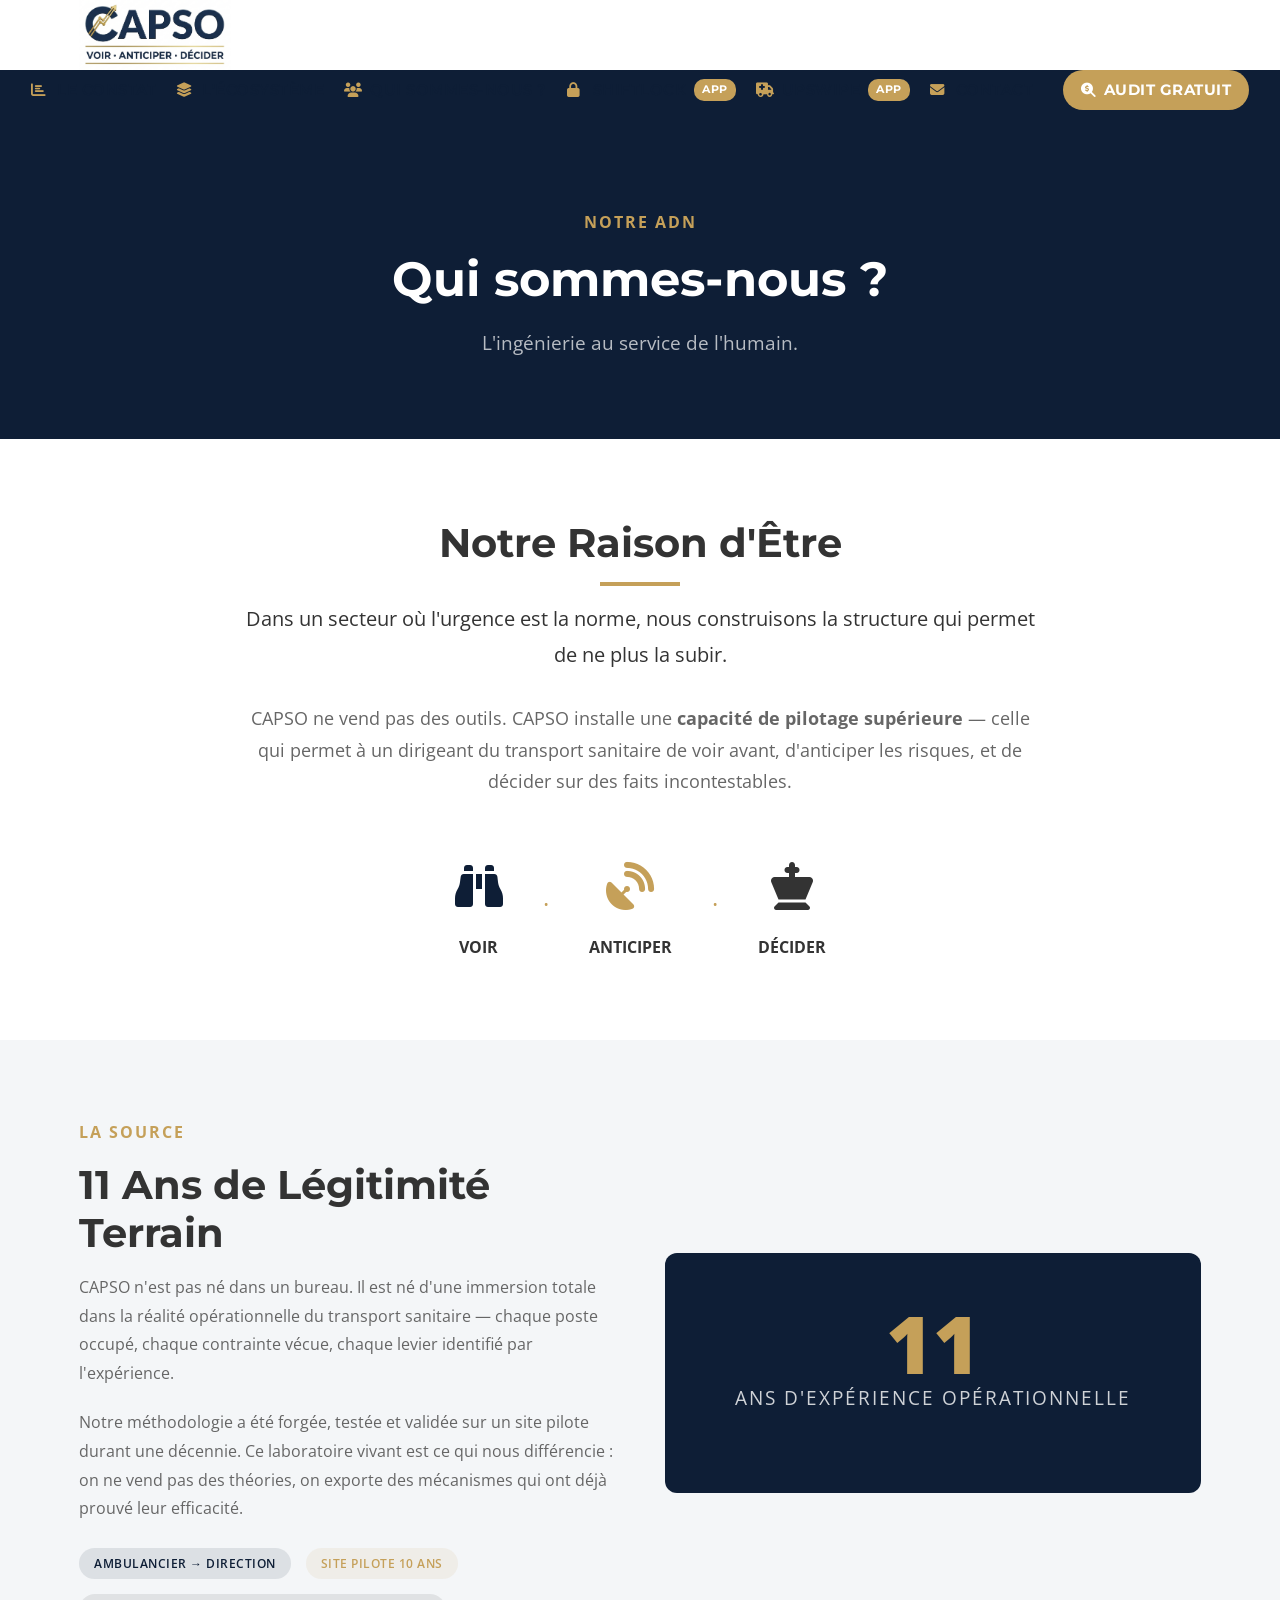
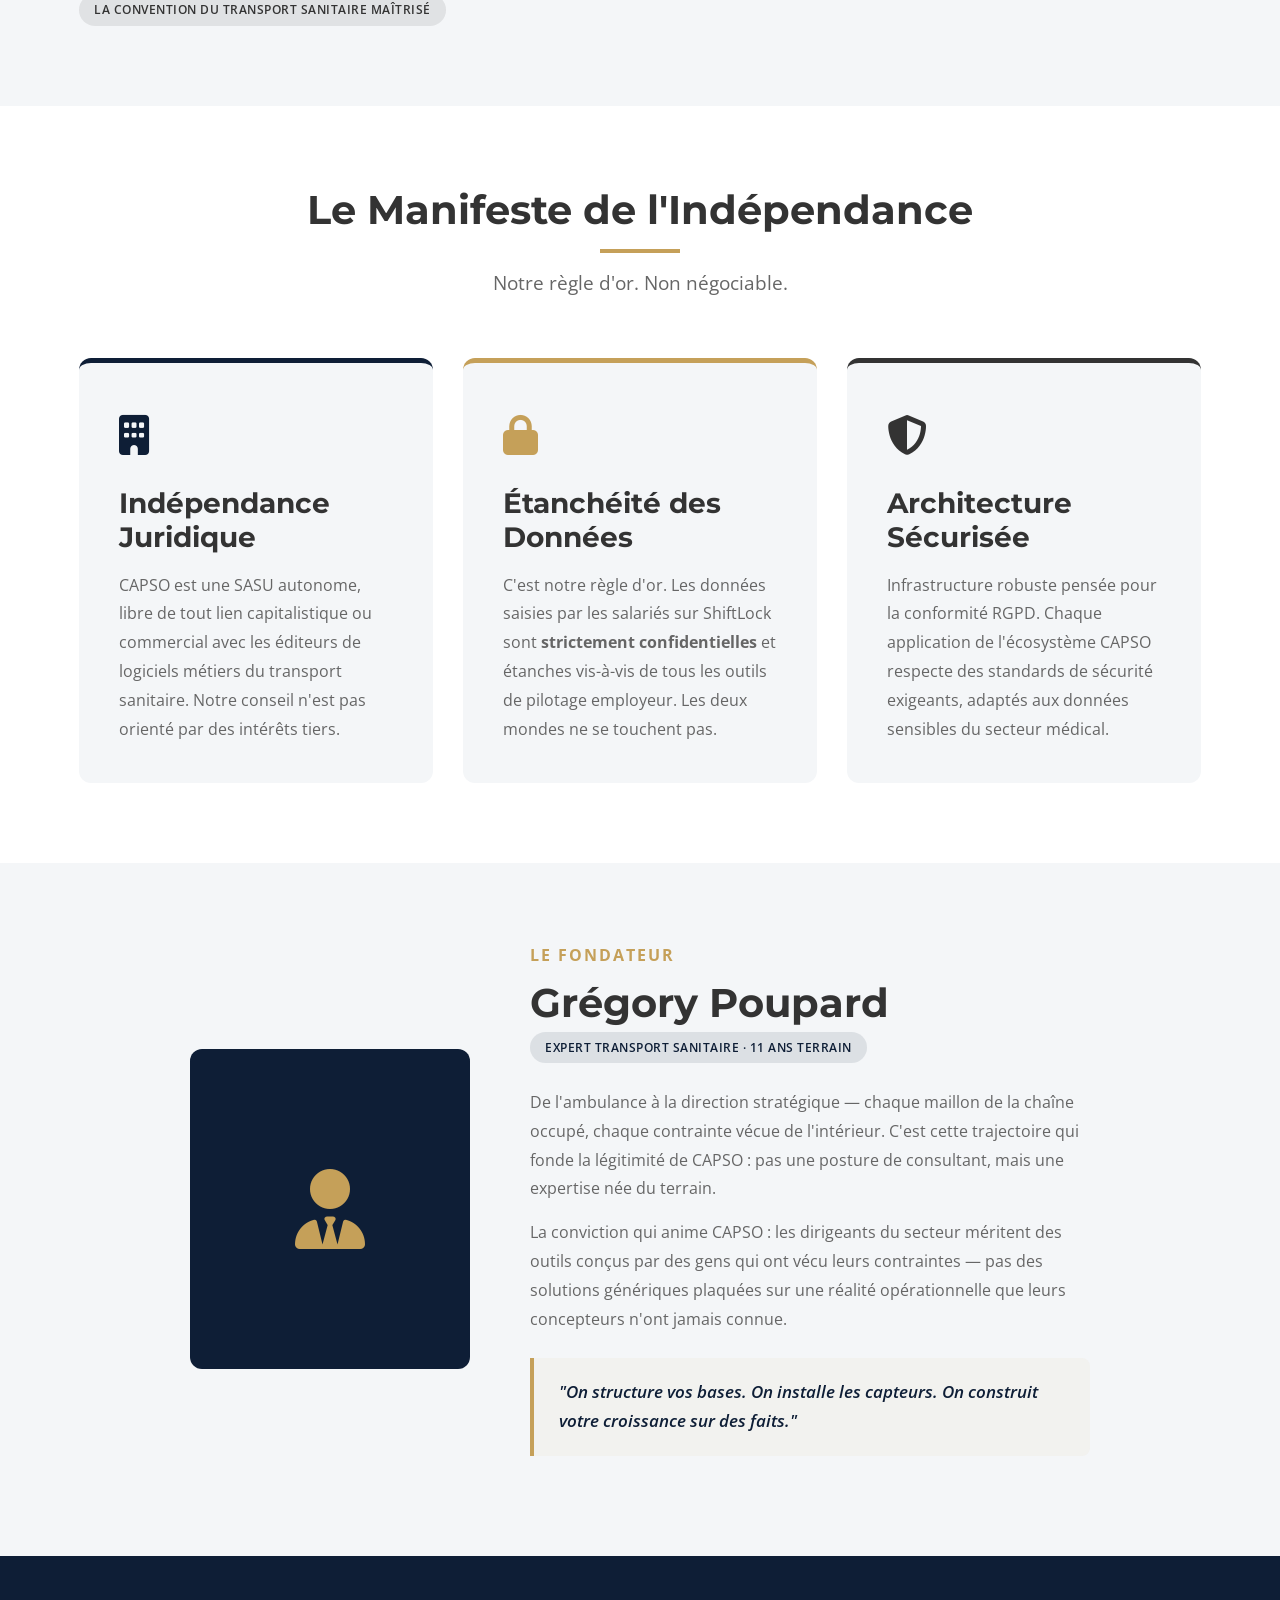
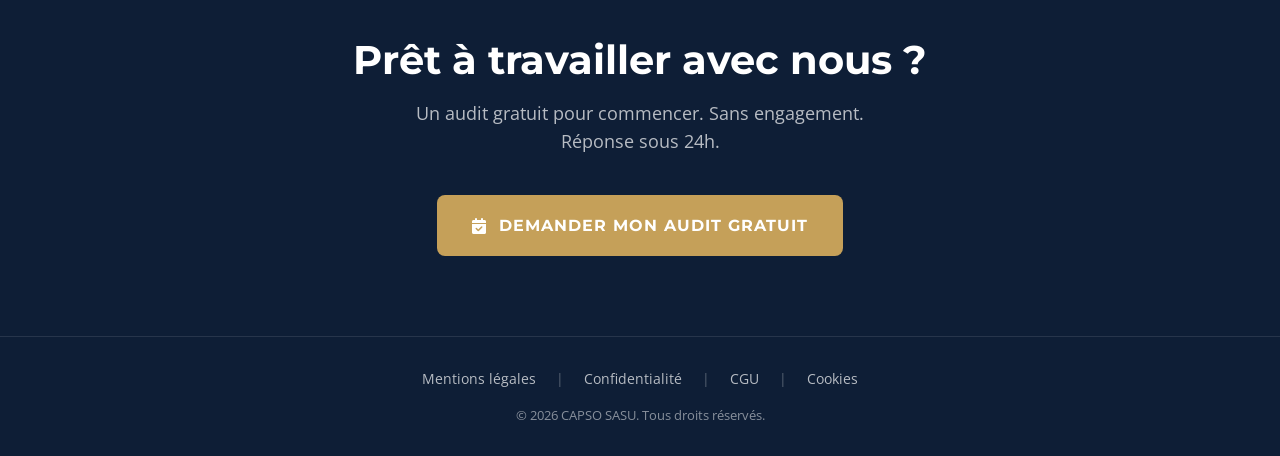
<file: pages/qui-sommes-nous.html>
<!DOCTYPE html>
<html lang="fr">

<head>
    <meta charset="UTF-8">
    <meta name="viewport" content="width=device-width, initial-scale=1.0">
    <title>Qui sommes-nous ? | CAPSO</title>
    <meta name="description"
        content="11 ans d'expertise opérationnelle dans le transport sanitaire. CAPSO est une structure indépendante, au service des dirigeants du secteur.">
    <link rel="preconnect" href="https://fonts.googleapis.com">
    <link rel="preconnect" href="https://fonts.gstatic.com" crossorigin>
    <link
        href="https://fonts.googleapis.com/css2?family=Montserrat:wght@400;500;600;700;800&family=Open+Sans:wght@400;500;600;700&display=swap"
        rel="stylesheet">
    <link rel="stylesheet" href="https://cdnjs.cloudflare.com/ajax/libs/font-awesome/6.4.0/css/all.min.css">
    <link rel="stylesheet" href="../assets/css/style.css">

    <!-- Calendly link widget -->
    <link href="https://assets.calendly.com/assets/external/widget.css" rel="stylesheet">
    <script src="https://assets.calendly.com/assets/external/widget.js" type="text/javascript" async></script>
    <!-- End Calendly link widget -->
</head>

<body>

    <!-- ===== MODAL AUDIT / CONTACT ===== -->
    <div id="auditModal" role="dialog" aria-modal="true" aria-labelledby="auditModalTitle">
        <div class="audit-modal-overlay"></div>
        <div class="audit-modal-box">
            <div class="audit-modal-header">
                <button class="audit-modal-close" aria-label="Fermer"><i class="fas fa-times"></i></button>
                <div class="audit-modal-badge"><i class="fas fa-star"></i> Offre de lancement — Gratuit</div>
                <h2 id="auditModalTitle">Demander votre audit<br><span style="color:var(--accent-gold);">de performance
                        offert</span></h2>
                <p>Réponse sous 24h. Aucun engagement. Confidentialité garantie.</p>
            </div>
            <div class="audit-modal-body">
                <form id="modalAuditForm">
                    <div class="form-row">
                        <div class="form-group"><input type="text" name="nom" placeholder="Nom et prénom *" required>
                        </div>
                        <div class="form-group"><input type="email" name="email" placeholder="Email professionnel *"
                                required></div>
                    </div>
                    <div class="form-row">
                        <div class="form-group"><input type="tel" name="tel" placeholder="Téléphone"></div>
                        <div class="form-group"><input type="text" name="structure" placeholder="Nom de la structure *"
                                required></div>
                    </div>
                    <div class="form-group">
                        <select name="taille" required>
                            <option value="">Taille de votre flotte *</option>
                            <option value="1-5">1 à 5 véhicules</option>
                            <option value="6-15">6 à 15 véhicules</option>
                            <option value="16-30">16 à 30 véhicules</option>
                            <option value="30+">Plus de 30 véhicules</option>
                        </select>
                    </div>
                    <button type="submit" class="audit-modal-submit"><i class="fas fa-paper-plane"></i> Demander mon
                        audit gratuit</button>
                </form>
                <div class="audit-modal-success">
                    <i class="fas fa-check-circle"></i>
                    <h3>Demande envoyée !</h3>
                    <p>Nous vous contacterons dans les 24h pour planifier votre audit.</p>
                </div>
                <div class="audit-modal-divider">ou</div>
                <a href="https://calendly.com/dircapso/audit-performance" target="_blank"
                    class="audit-modal-calendly-btn"><i class="fas fa-calendar-alt"></i> Choisir un créneau →</a>
                <div class="audit-modal-guarantee"><i class="fas fa-lock"></i><span><strong>Confidentialité
                            garantie.</strong> CAPSO est une structure indépendante.</span></div>
            </div>
        </div>
    </div>
    <!-- ===== FIN MODAL ===== -->

    <!-- NAV OVERLAY (mobile) -->
    <div class="nav-overlay" id="navOverlay"></div>

    <!-- NAVIGATION -->

    <nav class="main-nav" id="mainNav">
        <div class="container nav-container">
            <a href="../index.html" class="nav-brand">
                <img src="../assets/images/capsoland.png" alt="CAPSO" class="nav-logo">
            </a>
            <ul class="nav-links" id="navLinks">
                <!-- Drawer Header (mobile uniquement) -->
                <li class="mobile-drawer-header">
                    <img src="../assets/images/capsoland.png" alt="CAPSO"
                        style="height: 30px; width: auto; filter: brightness(0) invert(1);">
                    <button id="navClose"
                        style="background:rgba(255,255,255,0.15);border:none;color:white;width:36px;height:36px;border-radius:50%;cursor:pointer;font-size:1.1rem;display:flex;align-items:center;justify-content:center;"
                        aria-label="Fermer">
                        <i class="fas fa-times"></i>
                    </button>
                </li>
                <span class="mobile-section-label">Navigation</span>
                <li><a href="../index.html#constat" class="nav-link"><i class="fas fa-chart-bar"
                            style="width:18px;color:var(--accent-gold);"></i>Le Constat</a></li>
                <li><a href="../index.html#ecosysteme" class="nav-link"><i class="fas fa-layer-group"
                            style="width:18px;color:var(--accent-gold);"></i>L'Écosystème</a></li>
                <li><a href="qui-sommes-nous.html" class="nav-link"><i class="fas fa-users"
                            style="width:18px;color:var(--accent-gold);"></i>Qui sommes-nous ?</a></li>
                <span class="mobile-section-label">Nos Applications</span>
                <li><a href="shiftlock.html" class="nav-link nav-app-link"><i class="fas fa-lock"
                            style="width:18px;color:var(--accent-gold);"></i>ShiftLock <span
                            style="margin-left:auto;font-size:0.7rem;background:var(--accent-gold);color:white;padding:2px 8px;border-radius:10px;font-weight:700;">APP</span></a>
                </li>
                <li><a href="upswipe.html" class="nav-link nav-app-link"><i class="fas fa-ambulance"
                            style="width:18px;color:var(--accent-gold);"></i>UPSWIPE <span
                            style="margin-left:auto;font-size:0.7rem;background:var(--accent-gold);color:white;padding:2px 8px;border-radius:10px;font-weight:700;">APP</span></a>
                </li>
                <li><a href="../index.html#contact-section" class="nav-link"><i class="fas fa-envelope"
                            style="width:18px;color:var(--accent-gold);"></i>Contact</a></li>
                <li><a href="#" onclick="openAuditModal();return false;" class="nav-cta nav-link"><i
                            class="fas fa-search-dollar"></i>Audit Gratuit</a></li>
            </ul>
            <button class="nav-toggle" id="navToggle" aria-label="Menu" aria-expanded="false">
                <i class="fas fa-bars"></i>
            </button>
        </div>
    </nav>


    <!-- PAGE HERO -->
    <section style="background:var(--primary-navy);color:white;padding:140px 0 80px;text-align:center;">
        <div class="container">
            <p
                style="color:var(--accent-gold);font-weight:700;text-transform:uppercase;letter-spacing:2px;margin-bottom:15px;">
                Notre ADN</p>
            <h1 style="color:white;font-size:clamp(2rem, 7vw, 3rem);margin-bottom:20px;">Qui sommes-nous ?</h1>
            <p style="color:rgba(255,255,255,0.7);font-size:1.2rem;max-width:600px;margin:0 auto;">
                L'ingénierie au service de l'humain.
            </p>
        </div>
    </section>

    <!-- RAISON D'ÊTRE -->
    <section class="section-padding bg-white">
        <div class="container">
            <div style="max-width:800px;margin:0 auto;text-align:center;">
                <h2 class="section-title">Notre Raison d'Être</h2>
                <p style="font-size:1.25rem;line-height:1.8;color:var(--charcoal);margin-bottom:30px;">
                    Dans un secteur où l'urgence est la norme, nous construisons la structure qui permet de ne plus la
                    subir.
                </p>
                <p style="font-size:1.1rem;line-height:1.8;color:var(--text-grey);">
                    CAPSO ne vend pas des outils. CAPSO installe une <strong>capacité de pilotage supérieure</strong> —
                    celle qui permet à un dirigeant du transport sanitaire de voir avant, d'anticiper les risques, et de
                    décider sur des faits incontestables.
                </p>
                <div style="display:flex;justify-content:center;gap:40px;margin-top:50px;flex-wrap:wrap;">
                    <div style="text-align:center;">
                        <div style="font-size:3rem;color:var(--primary-navy);margin-bottom:10px;"><i
                                class="fas fa-binoculars"></i></div>
                        <strong>VOIR</strong>
                    </div>
                    <div style="display:flex;align-items:center;color:var(--accent-gold);font-size:1.5rem;">·</div>
                    <div style="text-align:center;">
                        <div style="font-size:3rem;color:var(--accent-gold);margin-bottom:10px;"><i
                                class="fas fa-satellite-dish"></i></div>
                        <strong>ANTICIPER</strong>
                    </div>
                    <div style="display:flex;align-items:center;color:var(--accent-gold);font-size:1.5rem;">·</div>
                    <div style="text-align:center;">
                        <div style="font-size:3rem;color:var(--charcoal);margin-bottom:10px;"><i
                                class="fas fa-chess-king"></i></div>
                        <strong>DÉCIDER</strong>
                    </div>
                </div>
            </div>
        </div>
    </section>

    <!-- 11 ANS DE LÉGITIMITÉ -->
    <section class="section-padding bg-offwhite">
        <div class="container">
            <div
                style="display:grid;grid-template-columns:repeat(auto-fit,minmax(280px,1fr));gap:50px;align-items:center;">
                <div>
                    <p
                        style="color:var(--accent-gold);font-weight:700;text-transform:uppercase;letter-spacing:2px;margin-bottom:15px;">
                        La source</p>
                    <h2>11 Ans de Légitimité Terrain</h2>
                    <p style="color:var(--text-grey);line-height:1.8;margin-bottom:20px;">
                        CAPSO n'est pas né dans un bureau. Il est né d'une immersion totale dans la réalité
                        opérationnelle du transport sanitaire — chaque poste occupé, chaque contrainte vécue, chaque
                        levier identifié par l'expérience.
                    </p>
                    <p style="color:var(--text-grey);line-height:1.8;margin-bottom:25px;">
                        Notre méthodologie a été forgée, testée et validée sur un site pilote durant une décennie. Ce
                        laboratoire vivant est ce qui nous différencie : on ne vend pas des théories, on exporte des
                        mécanismes qui ont déjà prouvé leur efficacité.
                    </p>
                    <div style="display:flex;gap:15px;flex-wrap:wrap;">
                        <span class="tag" style="background:rgba(14,30,54,0.1);color:var(--primary-navy);">Ambulancier →
                            Direction</span>
                        <span class="tag" style="background:rgba(197,160,89,0.1);color:var(--accent-gold);">Site pilote
                            10 ans</span>
                        <span class="tag" style="background:rgba(51,51,51,0.1);color:var(--charcoal);">la convention du
                            transport sanitaire maîtrisé</span>
                    </div>
                </div>
                <div>
                    <div
                        style="background:var(--primary-navy);color:white;border-radius:12px;padding:50px;text-align:center;">
                        <div style="font-size:5rem;font-weight:800;color:var(--accent-gold);line-height:1;">11</div>
                        <div
                            style="font-size:1.2rem;text-transform:uppercase;letter-spacing:2px;margin-bottom:30px;opacity:0.8;">
                            ans d'expérience opérationnelle</div>
                    </div>
                </div>
            </div>
        </div>
    </section>

    <!-- MANIFESTE INDÉPENDANCE -->
    <section class="section-padding bg-white">
        <div class="container">
            <div class="section-header text-center">
                <h2 class="section-title">Le Manifeste de l'Indépendance</h2>
                <p class="section-subtitle">Notre règle d'or. Non négociable.</p>
            </div>
            <div
                style="display:grid;grid-template-columns:repeat(auto-fit,minmax(280px,1fr));gap:30px;margin-top:50px;">
                <div
                    style="background:var(--offwhite);border-radius:12px;padding:40px;border-top:5px solid var(--primary-navy);">
                    <div style="font-size:2.5rem;color:var(--primary-navy);margin-bottom:20px;"><i
                            class="fas fa-building"></i></div>
                    <h3>Indépendance Juridique</h3>
                    <p style="color:var(--text-grey);line-height:1.8;">
                        CAPSO est une SASU autonome, libre de tout lien capitalistique ou commercial avec les éditeurs
                        de logiciels métiers du transport sanitaire. Notre conseil n'est pas orienté par des intérêts
                        tiers.
                    </p>
                </div>
                <div
                    style="background:var(--offwhite);border-radius:12px;padding:40px;border-top:5px solid var(--accent-gold);">
                    <div style="font-size:2.5rem;color:var(--accent-gold);margin-bottom:20px;"><i
                            class="fas fa-lock"></i></div>
                    <h3>Étanchéité des Données</h3>
                    <p style="color:var(--text-grey);line-height:1.8;">
                        C'est notre règle d'or. Les données saisies par les salariés sur ShiftLock sont
                        <strong>strictement confidentielles</strong> et étanches vis-à-vis de tous les outils de
                        pilotage employeur. Les deux mondes ne se touchent pas.
                    </p>
                </div>
                <div
                    style="background:var(--offwhite);border-radius:12px;padding:40px;border-top:5px solid var(--charcoal);">
                    <div style="font-size:2.5rem;color:var(--charcoal);margin-bottom:20px;"><i
                            class="fas fa-shield-alt"></i></div>
                    <h3>Architecture Sécurisée</h3>
                    <p style="color:var(--text-grey);line-height:1.8;">
                        Infrastructure robuste pensée pour la conformité RGPD. Chaque application de l'écosystème CAPSO
                        respecte des standards de sécurité exigeants, adaptés aux données sensibles du secteur médical.
                    </p>
                </div>
            </div>
        </div>
    </section>

    <!-- FONDATEUR -->
    <section class="section-padding bg-offwhite">
        <div class="container">
            <div class="founder-section"
                style="display:flex;gap:60px;align-items:center;max-width:900px;margin:0 auto;flex-wrap:wrap;">
                <div style="flex:0 0 280px;">
                    <div
                        style="background:var(--primary-navy);border-radius:12px;height:320px;display:flex;align-items:center;justify-content:center;font-size:5rem;color:var(--accent-gold);">
                        <i class="fas fa-user-tie"></i>
                    </div>
                </div>
                <div style="flex:1;min-width:280px;">
                    <p
                        style="color:var(--accent-gold);font-weight:700;text-transform:uppercase;letter-spacing:2px;margin-bottom:10px;">
                        Le Fondateur</p>
                    <h2 style="margin-bottom:5px;">Grégory Poupard</h2>
                    <span class="tag"
                        style="background:rgba(14,30,54,0.1);color:var(--primary-navy);margin-bottom:25px;display:inline-block;">Expert
                        Transport Sanitaire · 11 ans terrain</span>
                    <p style="color:var(--text-grey);line-height:1.8;margin-bottom:15px;">
                        De l'ambulance à la direction stratégique — chaque maillon de la chaîne occupé, chaque
                        contrainte vécue de l'intérieur. C'est cette trajectoire qui fonde la légitimité de CAPSO : pas
                        une posture de consultant, mais une expertise née du terrain.
                    </p>
                    <p style="color:var(--text-grey);line-height:1.8;margin-bottom:25px;">
                        La conviction qui anime CAPSO : les dirigeants du secteur méritent des outils conçus par des
                        gens qui ont vécu leurs contraintes — pas des solutions génériques plaquées sur une réalité
                        opérationnelle que leurs concepteurs n'ont jamais connue.
                    </p>
                    <blockquote
                        style="border-left:4px solid var(--accent-gold);padding:20px 25px;font-style:italic;font-size:1.05rem;color:var(--primary-navy);font-weight:600;background:rgba(197,160,89,0.05);border-radius:0 8px 8px 0;">
                        "On structure vos bases. On installe les capteurs. On construit votre croissance sur des faits."
                    </blockquote>
                </div>
            </div>
        </div>
    </section>

    <!-- CTA FINAL -->
    <section class="section-padding bg-navy text-white" style="text-align:center;">
        <div class="container">
            <h2 style="color:white;margin-bottom:15px;">Prêt à travailler avec nous ?</h2>
            <p
                style="color:rgba(255,255,255,0.7);font-size:1.1rem;margin-bottom:40px;max-width:500px;margin-left:auto;margin-right:auto;">
                Un audit gratuit pour commencer. Sans engagement. Réponse sous 24h.
            </p>
            <a href="../index.html#audit" class="cta-button-primary">
                <i class="fas fa-calendar-check"></i>
                Demander mon audit gratuit
            </a>
        </div>
    </section>

    <!-- FOOTER -->
    <footer
        style="background:var(--primary-navy); padding: 30px 0; text-align: center; font-size: 0.9rem; border-top: 1px solid rgba(255,255,255,0.1);">
        <div class="container" style="display: flex; justify-content: center; gap: 20px; flex-wrap: wrap;">
            <a href="mentions-legales.html"
                style="color: rgba(255,255,255,0.7); text-decoration: none; transition: 0.3s;">Mentions légales</a>
            <span style="color: rgba(255,255,255,0.3);">|</span>
            <a href="confidentialite.html"
                style="color: rgba(255,255,255,0.7); text-decoration: none; transition: 0.3s;">Confidentialité</a>
            <span style="color: rgba(255,255,255,0.3);">|</span>
            <a href="cgu.html" style="color: rgba(255,255,255,0.7); text-decoration: none; transition: 0.3s;">CGU</a>
            <span style="color: rgba(255,255,255,0.3);">|</span>
            <a href="cookies.html"
                style="color: rgba(255,255,255,0.7); text-decoration: none; transition: 0.3s;">Cookies</a>
        </div>
        <div style="color: rgba(255,255,255,0.5); margin-top: 15px; font-size: 0.8rem;">
            &copy; 2026 CAPSO SASU. Tous droits réservés.
        </div>
    </footer>

    <button class="back-to-top" id="backToTop"><i class="fas fa-chevron-up"></i></button>
    <script src="../assets/js/main.js"></script>
</body>

</html>
</file>
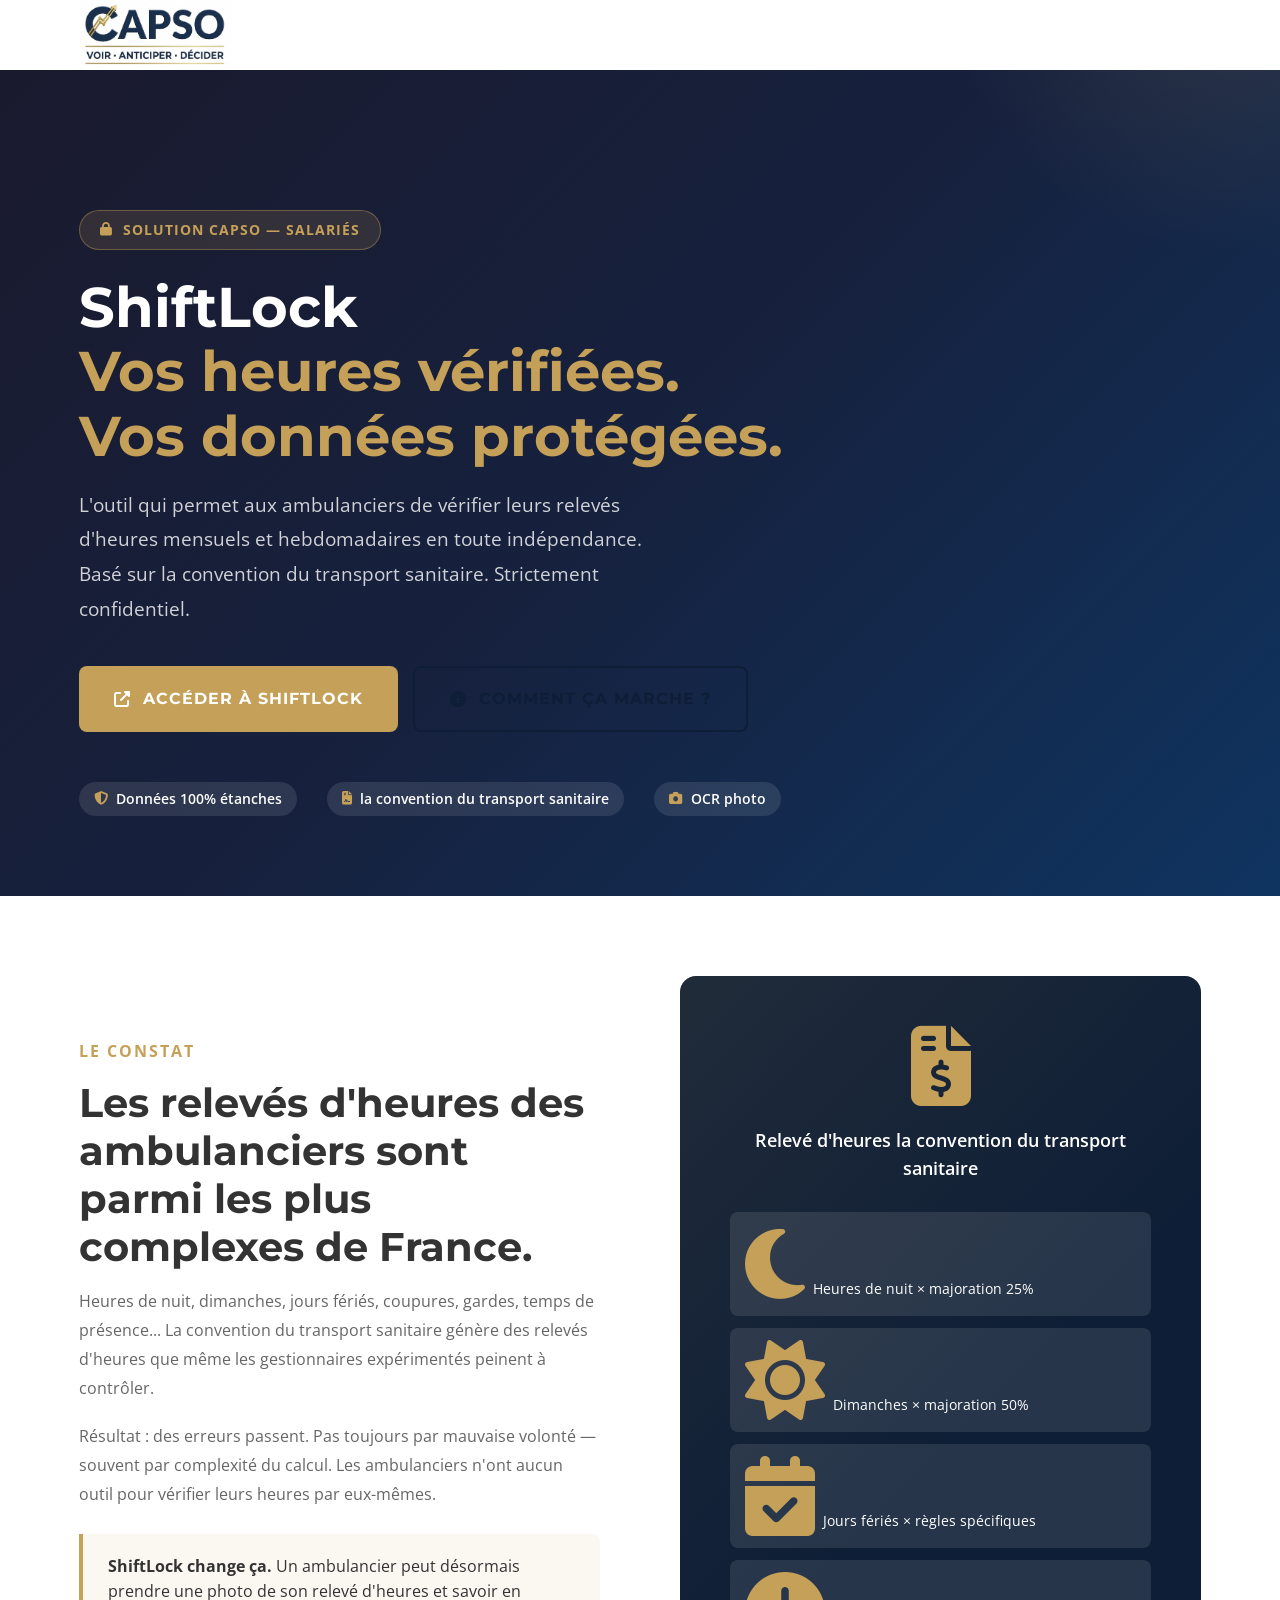
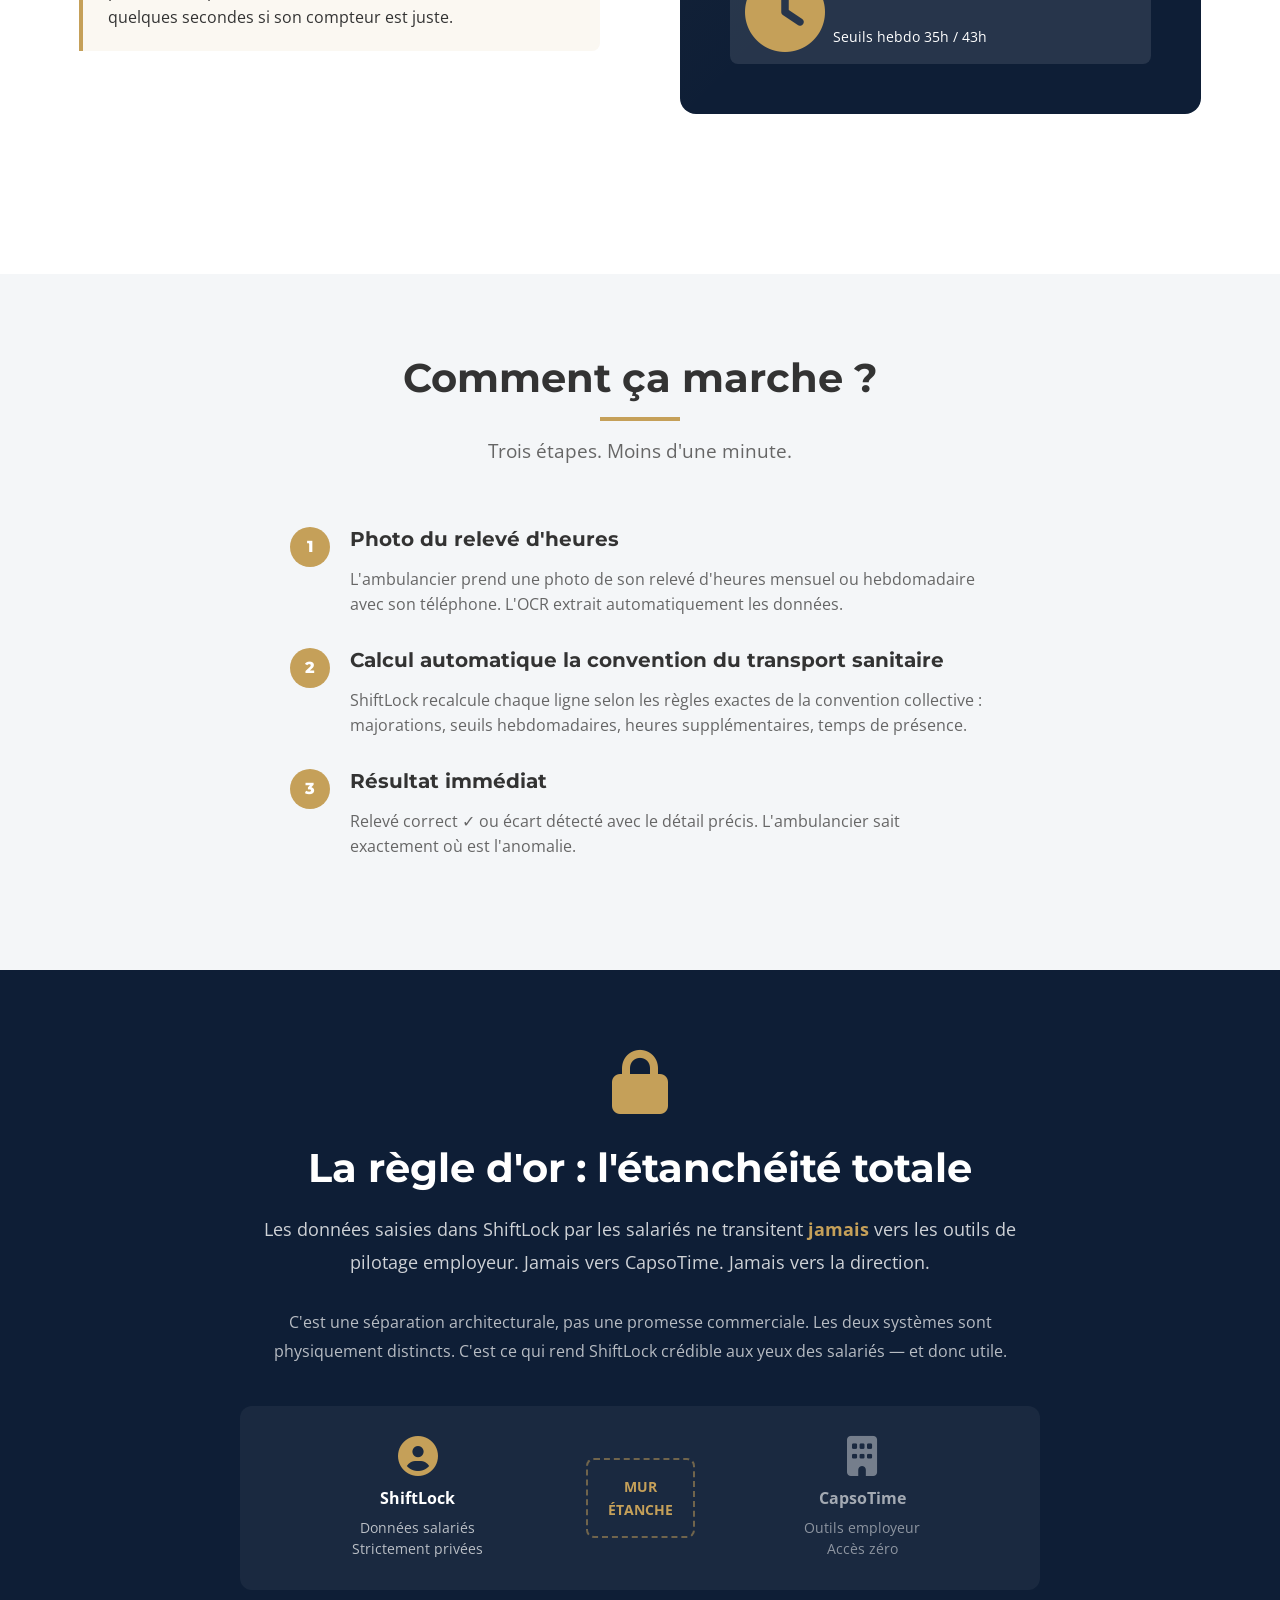
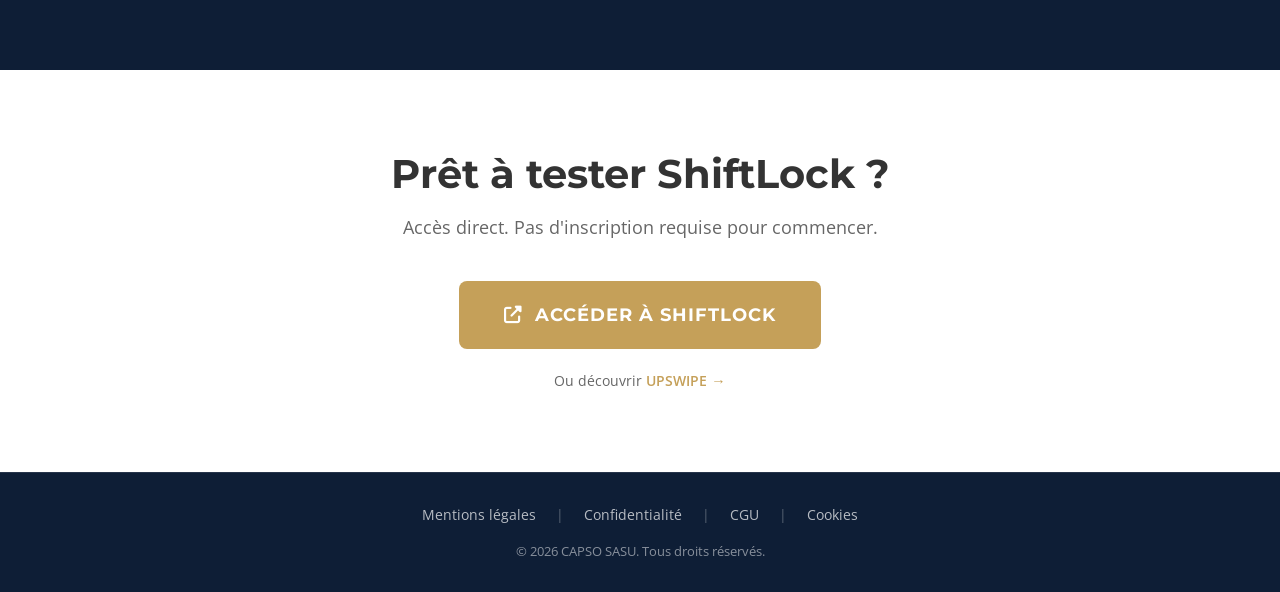
<file: pages/shiftlock.html>
<!DOCTYPE html>
<html lang="fr">

<head>
    <meta charset="UTF-8">
    <meta name="viewport" content="width=device-width, initial-scale=1.0">
    <title>ShiftLock — Vérification des relevés d'heures ambulanciers | CAPSO</title>
    <meta name="description"
        content="ShiftLock permet aux ambulanciers de vérifier leurs relevés d'heures mensuels et hebdomadaires en toute confidentialité. OCR intelligent, la convention du transport sanitaire, données étanches.">
    <link rel="preconnect" href="https://fonts.googleapis.com">
    <link rel="preconnect" href="https://fonts.gstatic.com" crossorigin>
    <link
        href="https://fonts.googleapis.com/css2?family=Montserrat:wght@400;500;600;700;800&family=Open+Sans:wght@400;500;600;700&display=swap"
        rel="stylesheet">
    <link rel="stylesheet" href="https://cdnjs.cloudflare.com/ajax/libs/font-awesome/6.4.0/css/all.min.css">
    <link rel="stylesheet" href="../assets/css/style.css">

    <!-- Calendly link widget -->
    <link href="https://assets.calendly.com/assets/external/widget.css" rel="stylesheet">
    <script src="https://assets.calendly.com/assets/external/widget.js" type="text/javascript" async></script>
    <!-- End Calendly link widget -->
    <style>
        .shiftlock-hero {
            background: linear-gradient(135deg, #1a1a2e 0%, #16213e 50%, #0f3460 100%);
            color: white;
            padding: 140px 0 80px;
            position: relative;
            overflow: hidden;
        }

        .shiftlock-hero::before {
            content: '';
            position: absolute;
            top: -50%;
            right: -20%;
            width: 600px;
            height: 600px;
            background: radial-gradient(circle, rgba(197, 160, 89, 0.15) 0%, transparent 70%);
            border-radius: 50%;
        }

        .app-badge {
            display: inline-flex;
            align-items: center;
            gap: 10px;
            background: rgba(197, 160, 89, 0.15);
            border: 1px solid rgba(197, 160, 89, 0.4);
            color: var(--accent-gold);
            padding: 8px 20px;
            border-radius: 25px;
            font-weight: 700;
            font-size: 0.85rem;
            text-transform: uppercase;
            letter-spacing: 1px;
            margin-bottom: 25px;
        }

        .feature-row {
            display: grid;
            grid-template-columns: 1fr 1fr;
            gap: 80px;
            align-items: center;
            margin-bottom: 80px;
        }

        .feature-row.reverse {
            direction: rtl;
        }

        .feature-row.reverse>* {
            direction: ltr;
        }

        .feature-visual {
            background: var(--primary-navy);
            border-radius: 16px;
            padding: 50px;
            text-align: center;
            color: white;
            position: relative;
            overflow: hidden;
        }

        .feature-visual::before {
            content: '';
            position: absolute;
            top: 0;
            left: 0;
            right: 0;
            bottom: 0;
            background: linear-gradient(135deg, rgba(197, 160, 89, 0.1) 0%, transparent 60%);
        }

        .feature-visual i {
            font-size: 5rem;
            color: var(--accent-gold);
            position: relative;
            z-index: 1;
        }

        .feature-visual .visual-label {
            display: block;
            margin-top: 20px;
            font-size: 1.1rem;
            font-weight: 600;
            position: relative;
            z-index: 1;
        }

        .step-item {
            display: flex;
            gap: 20px;
            margin-bottom: 30px;
            align-items: flex-start;
        }

        .step-number {
            background: var(--accent-gold);
            color: white;
            width: 40px;
            height: 40px;
            border-radius: 50%;
            display: flex;
            align-items: center;
            justify-content: center;
            font-weight: 800;
            flex-shrink: 0;
            font-family: var(--font-heading);
        }

        .lock-badge {
            display: inline-flex;
            align-items: center;
            gap: 8px;
            background: rgba(14, 30, 54, 0.08);
            color: var(--primary-navy);
            padding: 6px 15px;
            border-radius: 20px;
            font-size: 0.85rem;
            font-weight: 600;
        }

        @media (max-width: 768px) {
            .feature-row {
                grid-template-columns: 1fr;
                gap: 40px;
            }

            .feature-row.reverse {
                direction: ltr;
            }

            .shiftlock-hero {
                padding: 110px 0 60px;
            }

            .feature-visual {
                padding: 35px 25px;
            }

            .etancheite-grid {
                grid-template-columns: 1fr !important;
                gap: 20px !important;
            }
        }

        @media (max-width: 576px) {
            .shiftlock-hero {
                padding: 100px 0 50px;
            }

            .lock-badge {
                font-size: 0.8rem;
                padding: 5px 12px;
            }
        }
    </style>
</head>

<body>

    <!-- ===== MODAL AUDIT / CONTACT ===== -->
    <div id="auditModal" role="dialog" aria-modal="true" aria-labelledby="auditModalTitle">
        <div class="audit-modal-overlay"></div>
        <div class="audit-modal-box">
            <div class="audit-modal-header">
                <button class="audit-modal-close" aria-label="Fermer"><i class="fas fa-times"></i></button>
                <div class="audit-modal-badge"><i class="fas fa-star"></i> Offre de lancement — Gratuit</div>
                <h2 id="auditModalTitle">Demander votre audit<br><span style="color:var(--accent-gold);">de performance
                        offert</span></h2>
                <p>Réponse sous 24h. Aucun engagement. Confidentialité garantie.</p>
            </div>
            <div class="audit-modal-body">
                <form id="modalAuditForm">
                    <div class="form-row">
                        <div class="form-group"><input type="text" name="nom" placeholder="Nom et prénom *" required>
                        </div>
                        <div class="form-group"><input type="email" name="email" placeholder="Email professionnel *"
                                required></div>
                    </div>
                    <div class="form-row">
                        <div class="form-group"><input type="tel" name="tel" placeholder="Téléphone"></div>
                        <div class="form-group"><input type="text" name="structure" placeholder="Nom de la structure *"
                                required></div>
                    </div>
                    <div class="form-group">
                        <select name="taille" required>
                            <option value="">Taille de votre flotte *</option>
                            <option value="1-5">1 à 5 véhicules</option>
                            <option value="6-15">6 à 15 véhicules</option>
                            <option value="16-30">16 à 30 véhicules</option>
                            <option value="30+">Plus de 30 véhicules</option>
                        </select>
                    </div>
                    <button type="submit" class="audit-modal-submit"><i class="fas fa-paper-plane"></i> Demander mon
                        audit gratuit</button>
                </form>
                <div class="audit-modal-success">
                    <i class="fas fa-check-circle"></i>
                    <h3>Demande envoyée !</h3>
                    <p>Nous vous contacterons dans les 24h pour planifier votre audit.</p>
                </div>
                <div class="audit-modal-divider">ou</div>
                <a href="https://calendly.com/dircapso/audit-performance" target="_blank"
                    class="audit-modal-calendly-btn"><i class="fas fa-calendar-alt"></i> Choisir un créneau →</a>
                <div class="audit-modal-guarantee"><i class="fas fa-lock"></i><span><strong>Confidentialité
                            garantie.</strong> CAPSO est une structure indépendante.</span></div>
            </div>
        </div>
    </div>
    <!-- ===== FIN MODAL ===== -->

    <!-- NAV OVERLAY (mobile) -->
    <div class="nav-overlay" id="navOverlay"></div>

    <!-- NAVIGATION -->
    <nav class="main-nav" id="mainNav">
        <div class="container nav-container">
            <a href="../index.html" class="nav-brand">
                <img src="../assets/images/capsoland.png" alt="CAPSO" class="nav-logo">
            </a>
            <ul class="nav-links" id="navLinks">
                <!-- Drawer Header (mobile uniquement) -->
                <li class="mobile-drawer-header">
                    <img src="../assets/images/capsoland.png" alt="CAPSO"
                        style="height: 30px; width: auto; filter: brightness(0) invert(1);">
                    <button id="navClose"
                        style="background:rgba(255,255,255,0.15);border:none;color:white;width:36px;height:36px;border-radius:50%;cursor:pointer;font-size:1.1rem;display:flex;align-items:center;justify-content:center;"
                        aria-label="Fermer">
                        <i class="fas fa-times"></i>
                    </button>
                </li>
                <span class="mobile-section-label">Navigation</span>
                <li><a href="../index.html#constat" class="nav-link"><i class="fas fa-chart-bar"
                            style="width:18px;color:var(--accent-gold);"></i>Le Constat</a></li>
                <li><a href="../index.html#ecosysteme" class="nav-link"><i class="fas fa-layer-group"
                            style="width:18px;color:var(--accent-gold);"></i>L'Écosystème</a></li>
                <li><a href="qui-sommes-nous.html" class="nav-link"><i class="fas fa-users"
                            style="width:18px;color:var(--accent-gold);"></i>Qui sommes-nous ?</a></li>
                <span class="mobile-section-label">Nos Applications</span>
                <li><a href="shiftlock.html" class="nav-link nav-app-link"><i class="fas fa-lock"
                            style="width:18px;color:var(--accent-gold);"></i>ShiftLock <span
                            style="margin-left:auto;font-size:0.7rem;background:var(--accent-gold);color:white;padding:2px 8px;border-radius:10px;font-weight:700;">APP</span></a>
                </li>
                <li><a href="upswipe.html" class="nav-link nav-app-link"><i class="fas fa-ambulance"
                            style="width:18px;color:var(--accent-gold);"></i>UPSWIPE <span
                            style="margin-left:auto;font-size:0.7rem;background:var(--accent-gold);color:white;padding:2px 8px;border-radius:10px;font-weight:700;">APP</span></a>
                </li>
                <li><a href="../index.html#contact-section" class="nav-link"><i class="fas fa-envelope"
                            style="width:18px;color:var(--accent-gold);"></i>Contact</a></li>
                <li><a href="#" onclick="openAuditModal();return false;" class="nav-cta nav-link"><i
                            class="fas fa-search-dollar"></i>Audit Gratuit</a></li>
            </ul>
            <button class="nav-toggle" id="navToggle" aria-label="Menu" aria-expanded="false">
                <i class="fas fa-bars"></i>
            </button>
        </div>
    </nav>


    <!-- HERO -->
    <section class="shiftlock-hero">
        <div class="container" style="position:relative;z-index:1;">
            <div style="max-width:750px;">
                <div class="app-badge">
                    <i class="fas fa-lock"></i>
                    Solution CAPSO — Salariés
                </div>
                <h1 style="color:white;font-size:clamp(2rem, 7vw, 3.5rem);line-height:1.15;margin-bottom:20px;">
                    ShiftLock<br>
                    <span style="color:var(--accent-gold);">Vos heures vérifiées.<br>Vos données protégées.</span>
                </h1>
                <p
                    style="color:rgba(255,255,255,0.8);font-size:1.2rem;line-height:1.8;margin-bottom:40px;max-width:600px;">
                    L'outil qui permet aux ambulanciers de vérifier leurs relevés d'heures mensuels et hebdomadaires en
                    toute indépendance. Basé sur la convention du transport sanitaire. Strictement confidentiel.
                </p>
                <div style="display:flex;gap:15px;flex-wrap:wrap;">
                    <a href="https://myshiftlock.netlify.app" target="_blank" class="cta-button-primary">
                        <i class="fas fa-external-link-alt"></i>
                        Accéder à ShiftLock
                    </a>
                    <a href="#comment-ca-marche" class="cta-button-secondary">
                        <i class="fas fa-info-circle"></i>
                        Comment ça marche ?
                    </a>
                </div>
                <div style="display:flex;gap:30px;margin-top:50px;flex-wrap:wrap;">
                    <div class="lock-badge" style="background:rgba(255,255,255,0.1);color:white;">
                        <i class="fas fa-shield-alt" style="color:var(--accent-gold);"></i>
                        Données 100% étanches
                    </div>
                    <div class="lock-badge" style="background:rgba(255,255,255,0.1);color:white;">
                        <i class="fas fa-file-contract" style="color:var(--accent-gold);"></i>
                        la convention du transport sanitaire
                    </div>
                    <div class="lock-badge" style="background:rgba(255,255,255,0.1);color:white;">
                        <i class="fas fa-camera" style="color:var(--accent-gold);"></i>
                        OCR photo
                    </div>
                </div>
            </div>
        </div>
    </section>

    <!-- LE PROBLÈME -->
    <section class="section-padding bg-white">
        <div class="container">
            <div class="feature-row">
                <div>
                    <p
                        style="color:var(--accent-gold);font-weight:700;text-transform:uppercase;letter-spacing:2px;margin-bottom:15px;">
                        Le constat</p>
                    <h2>Les relevés d'heures des ambulanciers sont parmi les plus complexes de France.</h2>
                    <p style="color:var(--text-grey);line-height:1.8;margin-bottom:20px;">
                        Heures de nuit, dimanches, jours fériés, coupures, gardes, temps de présence... La convention
                        du transport sanitaire génère des relevés d'heures que même les gestionnaires expérimentés
                        peinent à contrôler.
                    </p>
                    <p style="color:var(--text-grey);line-height:1.8;margin-bottom:25px;">
                        Résultat : des erreurs passent. Pas toujours par mauvaise volonté — souvent par complexité du
                        calcul. Les ambulanciers n'ont aucun outil pour vérifier leurs heures par eux-mêmes.
                    </p>
                    <div
                        style="background:rgba(197,160,89,0.08);border-left:4px solid var(--accent-gold);padding:20px 25px;border-radius:0 8px 8px 0;">
                        <strong>ShiftLock change ça.</strong> Un ambulancier peut désormais prendre une photo de son
                        relevé d'heures et savoir en quelques secondes si son compteur est juste.
                    </div>
                </div>
                <div class="feature-visual">
                    <i class="fas fa-file-invoice-dollar"></i>
                    <span class="visual-label">Relevé d'heures la convention du transport sanitaire</span>
                    <div
                        style="margin-top:30px;display:flex;flex-direction:column;gap:12px;text-align:left;position:relative;z-index:1;">
                        <div
                            style="background:rgba(255,255,255,0.1);padding:12px 15px;border-radius:8px;font-size:0.9rem;">
                            <i class="fas fa-moon" style="color:var(--accent-gold);margin-right:8px;"></i>Heures de nuit
                            × majoration 25%
                        </div>
                        <div
                            style="background:rgba(255,255,255,0.1);padding:12px 15px;border-radius:8px;font-size:0.9rem;">
                            <i class="fas fa-sun" style="color:var(--accent-gold);margin-right:8px;"></i>Dimanches ×
                            majoration 50%
                        </div>
                        <div
                            style="background:rgba(255,255,255,0.1);padding:12px 15px;border-radius:8px;font-size:0.9rem;">
                            <i class="fas fa-calendar-check"
                                style="color:var(--accent-gold);margin-right:8px;"></i>Jours fériés × règles spécifiques
                        </div>
                        <div
                            style="background:rgba(255,255,255,0.1);padding:12px 15px;border-radius:8px;font-size:0.9rem;">
                            <i class="fas fa-clock" style="color:var(--accent-gold);margin-right:8px;"></i>Seuils hebdo
                            35h / 43h
                        </div>
                    </div>
                </div>
            </div>
        </div>
    </section>

    <!-- COMMENT ÇA MARCHE -->
    <section id="comment-ca-marche" class="section-padding bg-offwhite">
        <div class="container">
            <div class="section-header text-center">
                <h2 class="section-title">Comment ça marche ?</h2>
                <p class="section-subtitle">Trois étapes. Moins d'une minute.</p>
            </div>
            <div style="max-width:700px;margin:50px auto 0;">
                <div class="step-item">
                    <div class="step-number">1</div>
                    <div>
                        <h4>Photo du relevé d'heures</h4>
                        <p style="color:var(--text-grey);">L'ambulancier prend une photo de son relevé d'heures mensuel
                            ou hebdomadaire avec son téléphone. L'OCR extrait automatiquement les données.</p>
                    </div>
                </div>
                <div class="step-item">
                    <div class="step-number">2</div>
                    <div>
                        <h4>Calcul automatique la convention du transport sanitaire</h4>
                        <p style="color:var(--text-grey);">ShiftLock recalcule chaque ligne selon les règles exactes de
                            la convention collective : majorations, seuils hebdomadaires, heures supplémentaires, temps
                            de présence.</p>
                    </div>
                </div>
                <div class="step-item">
                    <div class="step-number">3</div>
                    <div>
                        <h4>Résultat immédiat</h4>
                        <p style="color:var(--text-grey);">Relevé correct ✓ ou écart détecté avec le détail précis.
                            L'ambulancier sait exactement où est l'anomalie.</p>
                    </div>
                </div>
            </div>
        </div>
    </section>

    <!-- ÉTANCHÉITÉ — LA RÈGLE D'OR -->
    <section class="section-padding bg-primary-navy" style="background:var(--primary-navy);">
        <div class="container">
            <div style="max-width:800px;margin:0 auto;text-align:center;color:white;">
                <i class="fas fa-lock"
                    style="font-size:4rem;color:var(--accent-gold);margin-bottom:30px;display:block;"></i>
                <h2 style="color:white;margin-bottom:20px;">La règle d'or : l'étanchéité totale</h2>
                <p style="color:rgba(255,255,255,0.8);font-size:1.15rem;line-height:1.8;margin-bottom:30px;">
                    Les données saisies dans ShiftLock par les salariés ne transitent <strong
                        style="color:var(--accent-gold);">jamais</strong> vers les outils de pilotage employeur. Jamais
                    vers CapsoTime. Jamais vers la direction.
                </p>
                <p style="color:rgba(255,255,255,0.7);line-height:1.8;margin-bottom:40px;">
                    C'est une séparation architecturale, pas une promesse commerciale. Les deux systèmes sont
                    physiquement distincts. C'est ce qui rend ShiftLock crédible aux yeux des salariés — et donc utile.
                </p>
                <div class="etancheite-grid"
                    style="display:grid;grid-template-columns:1fr auto 1fr;gap:20px;align-items:center;background:rgba(255,255,255,0.05);border-radius:12px;padding:30px;">
                    <div style="text-align:center;">
                        <i class="fas fa-user-circle"
                            style="font-size:2.5rem;color:var(--accent-gold);margin-bottom:10px;display:block;"></i>
                        <strong>ShiftLock</strong>
                        <p style="font-size:0.85rem;opacity:0.7;margin-top:5px;">Données salariés<br>Strictement privées
                        </p>
                    </div>
                    <div style="text-align:center;">
                        <div
                            style="border:2px dashed rgba(197,160,89,0.5);padding:15px 20px;border-radius:8px;color:var(--accent-gold);font-weight:700;font-size:0.9rem;">
                            MUR<br>ÉTANCHE
                        </div>
                    </div>
                    <div style="text-align:center;">
                        <i class="fas fa-building"
                            style="font-size:2.5rem;color:rgba(255,255,255,0.4);margin-bottom:10px;display:block;"></i>
                        <strong style="opacity:0.6;">CapsoTime</strong>
                        <p style="font-size:0.85rem;opacity:0.5;margin-top:5px;">Outils employeur<br>Accès zéro</p>
                    </div>
                </div>
            </div>
        </div>
    </section>

    <!-- CTA -->
    <section class="section-padding bg-white" style="text-align:center;">
        <div class="container">
            <h2 style="margin-bottom:15px;">Prêt à tester ShiftLock ?</h2>
            <p style="color:var(--text-grey);font-size:1.1rem;margin-bottom:40px;">Accès direct. Pas d'inscription
                requise pour commencer.</p>
            <a href="https://myshiftlock.netlify.app" target="_blank" class="cta-button-primary"
                style="font-size:1.1rem;padding:20px 45px;">
                <i class="fas fa-external-link-alt"></i>
                Accéder à ShiftLock
            </a>
            <p style="margin-top:20px;color:var(--text-grey);font-size:0.9rem;">
                Ou découvrir <a href="upswipe.html" style="color:var(--accent-gold);font-weight:600;">UPSWIPE →</a>
            </p>
        </div>
    </section>

    <!-- FOOTER -->
    <footer
        style="background:var(--primary-navy); padding: 30px 0; text-align: center; font-size: 0.9rem; border-top: 1px solid rgba(255,255,255,0.1);">
        <div class="container" style="display: flex; justify-content: center; gap: 20px; flex-wrap: wrap;">
            <a href="mentions-legales.html"
                style="color: rgba(255,255,255,0.7); text-decoration: none; transition: 0.3s;">Mentions légales</a>
            <span style="color: rgba(255,255,255,0.3);">|</span>
            <a href="confidentialite.html"
                style="color: rgba(255,255,255,0.7); text-decoration: none; transition: 0.3s;">Confidentialité</a>
            <span style="color: rgba(255,255,255,0.3);">|</span>
            <a href="cgu.html" style="color: rgba(255,255,255,0.7); text-decoration: none; transition: 0.3s;">CGU</a>
            <span style="color: rgba(255,255,255,0.3);">|</span>
            <a href="cookies.html"
                style="color: rgba(255,255,255,0.7); text-decoration: none; transition: 0.3s;">Cookies</a>
        </div>
        <div style="color: rgba(255,255,255,0.5); margin-top: 15px; font-size: 0.8rem;">
            &copy; 2026 CAPSO SASU. Tous droits réservés.
        </div>
    </footer>

    <button class="back-to-top" id="backToTop"><i class="fas fa-chevron-up"></i></button>
    <script src="../assets/js/main.js"></script>
</body>

</html>
</file>
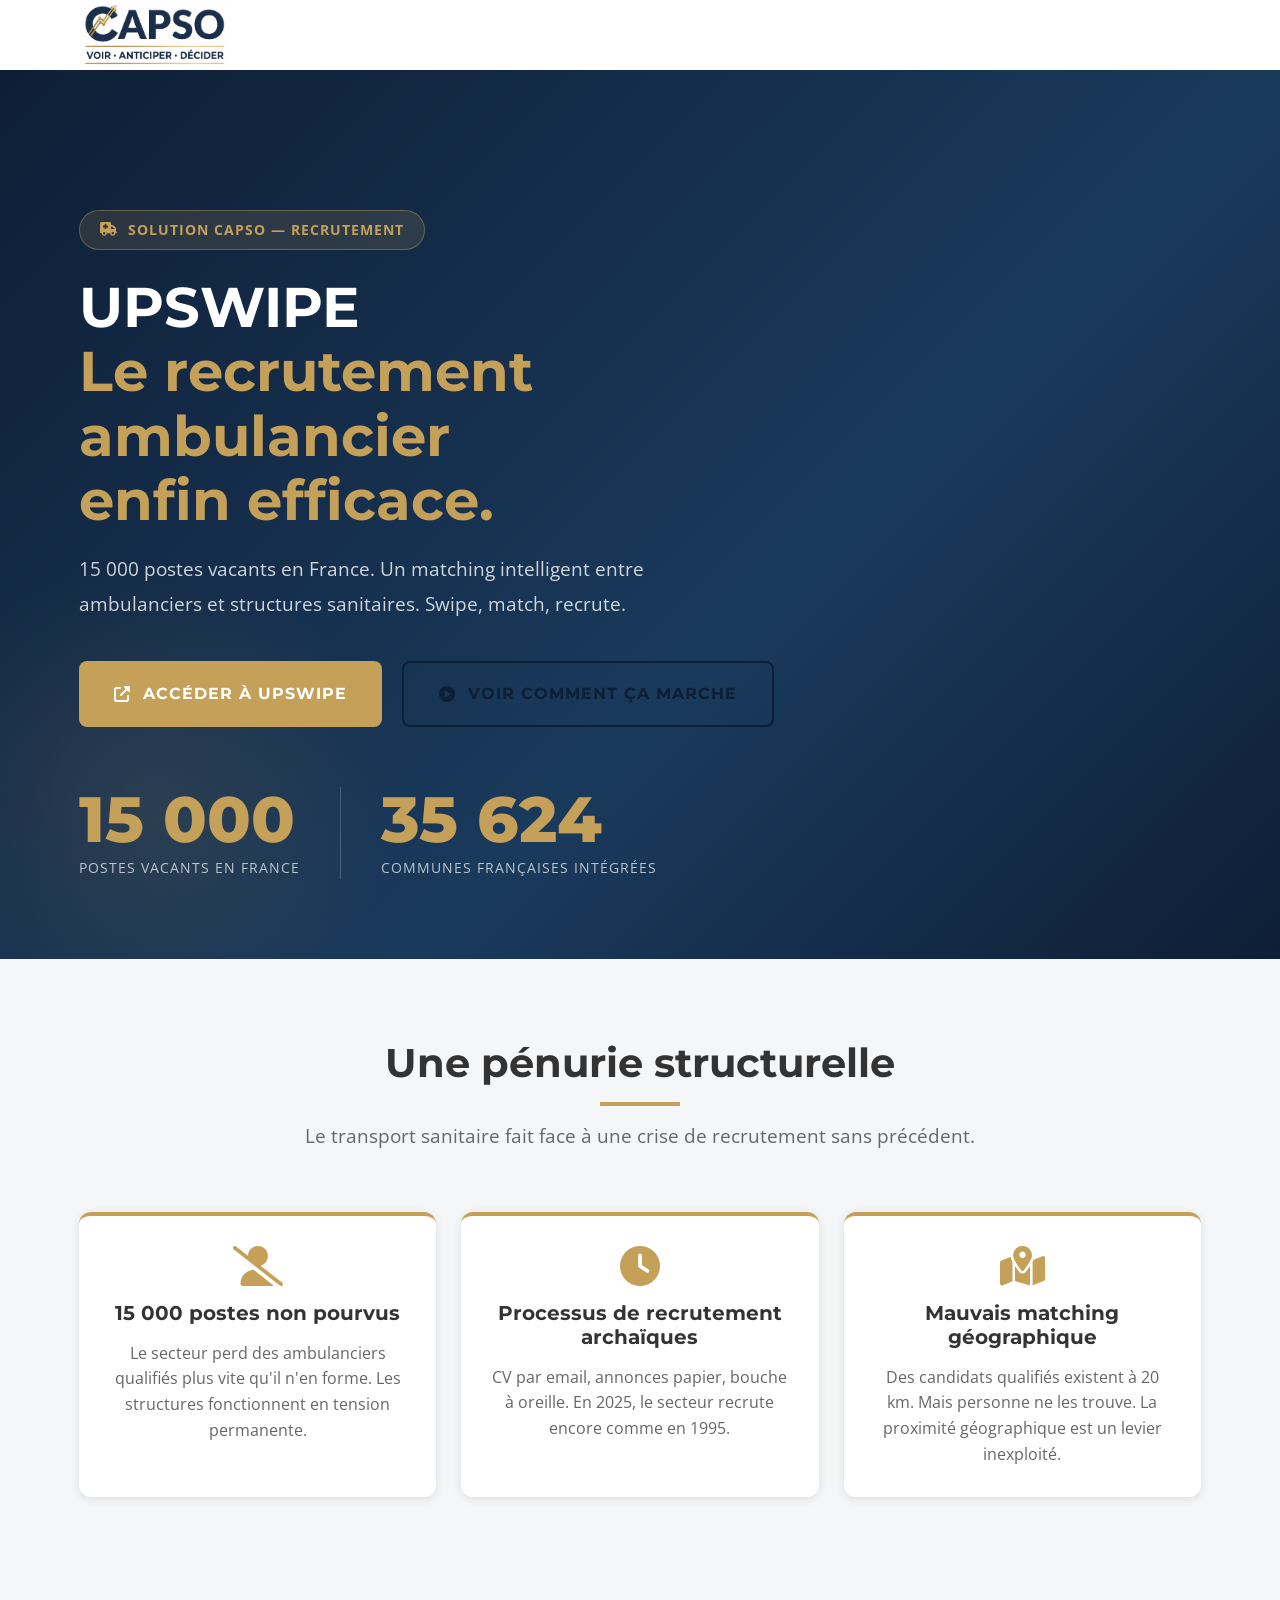
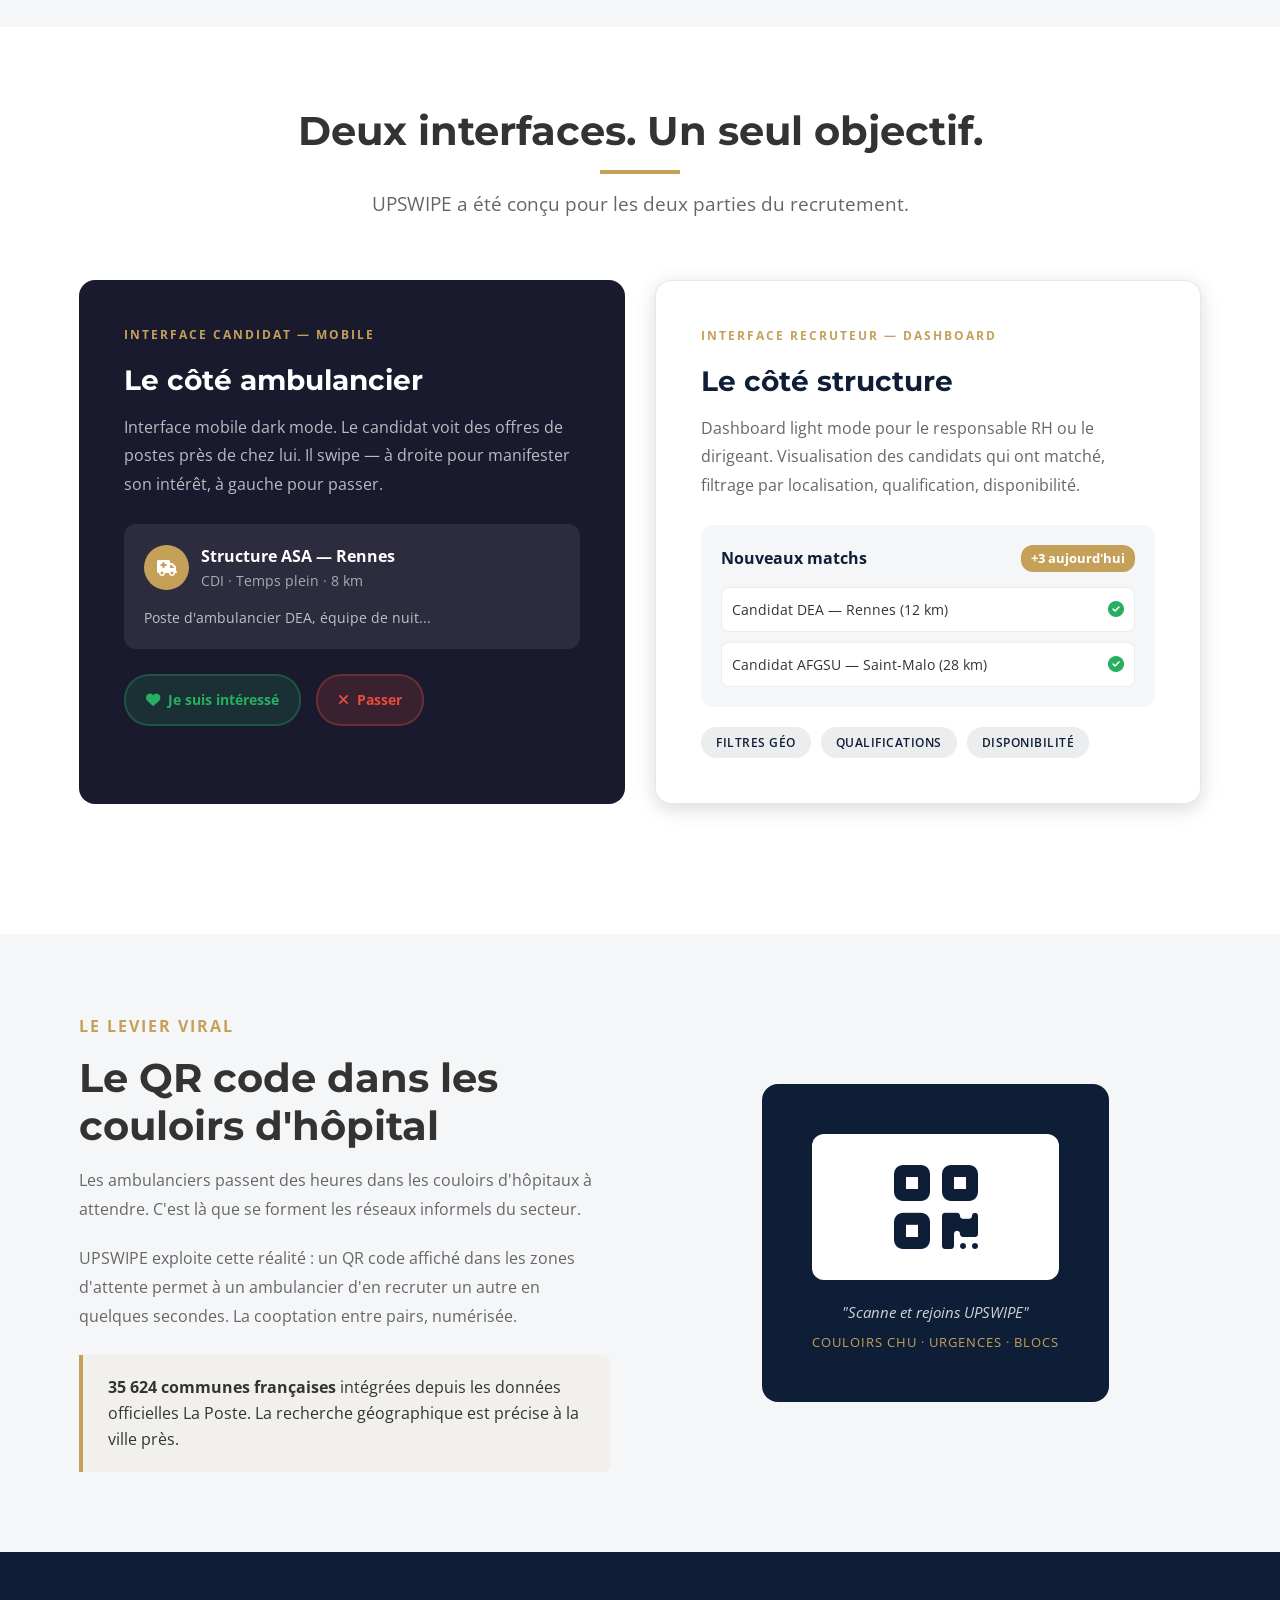
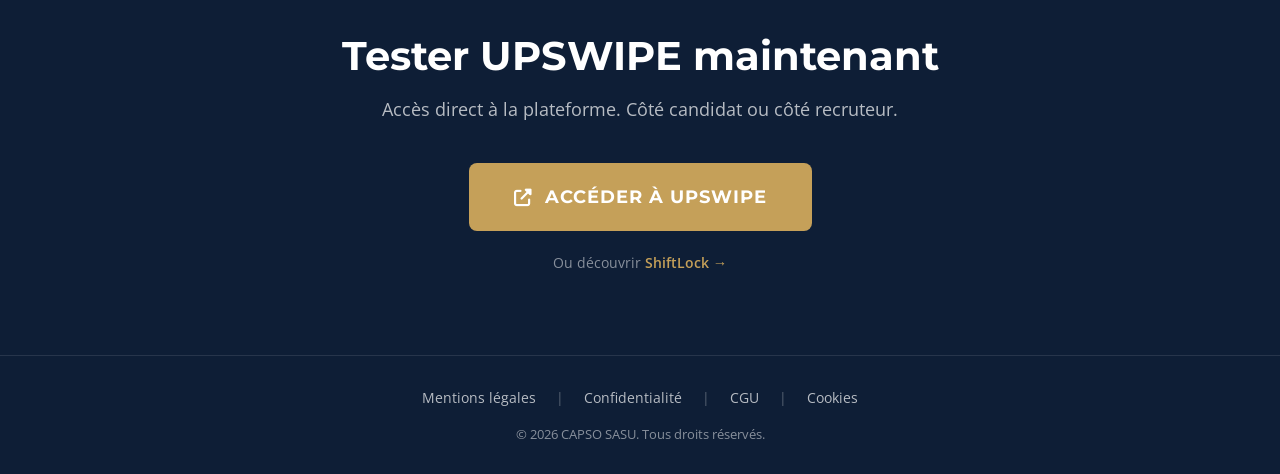
<file: pages/upswipe.html>
<!DOCTYPE html>
<html lang="fr">

<head>
    <meta charset="UTF-8">
    <meta name="viewport" content="width=device-width, initial-scale=1.0">
    <title>UPSWIPE — Recrutement ambulanciers | CAPSO</title>
    <meta name="description"
        content="UPSWIPE résout la pénurie de 15 000 ambulanciers en France. Matching Tinder-style entre candidats et structures sanitaires.">
    <link rel="preconnect" href="https://fonts.googleapis.com">
    <link rel="preconnect" href="https://fonts.gstatic.com" crossorigin>
    <link
        href="https://fonts.googleapis.com/css2?family=Montserrat:wght@400;500;600;700;800&family=Open+Sans:wght@400;500;600;700&display=swap"
        rel="stylesheet">
    <link rel="stylesheet" href="https://cdnjs.cloudflare.com/ajax/libs/font-awesome/6.4.0/css/all.min.css">
    <link rel="stylesheet" href="../assets/css/style.css">

    <!-- Calendly link widget -->
    <link href="https://assets.calendly.com/assets/external/widget.css" rel="stylesheet">
    <script src="https://assets.calendly.com/assets/external/widget.js" type="text/javascript" async></script>
    <!-- End Calendly link widget -->
    <style>
        .upswipe-hero {
            background: linear-gradient(135deg, #0e1e36 0%, #1a3a5c 60%, #0e1e36 100%);
            color: white;
            padding: 140px 0 80px;
            position: relative;
            overflow: hidden;
        }

        .upswipe-hero::after {
            content: '';
            position: absolute;
            bottom: -100px;
            left: -100px;
            width: 500px;
            height: 500px;
            background: radial-gradient(circle, rgba(197, 160, 89, 0.12) 0%, transparent 70%);
            border-radius: 50%;
        }

        .dual-world {
            display: grid;
            grid-template-columns: 1fr 1fr;
            gap: 30px;
            margin: 50px 0;
        }

        .world-card {
            border-radius: 16px;
            padding: 45px;
            position: relative;
            overflow: hidden;
        }

        .world-card.dark {
            background: #1a1a2e;
            color: white;
        }

        .world-card.light {
            background: white;
            color: var(--primary-navy);
            box-shadow: var(--shadow-md);
            border: 1px solid rgba(14, 30, 54, 0.1);
        }

        .world-label {
            font-size: 0.75rem;
            font-weight: 700;
            text-transform: uppercase;
            letter-spacing: 2px;
            margin-bottom: 20px;
            display: block;
        }

        .world-card.dark .world-label {
            color: var(--accent-gold);
        }

        .world-card.light .world-label {
            color: var(--accent-gold);
        }

        .swipe-demo {
            display: flex;
            gap: 15px;
            margin-top: 25px;
            flex-wrap: wrap;
        }

        .swipe-btn {
            display: flex;
            align-items: center;
            gap: 8px;
            padding: 12px 20px;
            border-radius: 25px;
            font-weight: 700;
            font-size: 0.9rem;
        }

        .swipe-btn.yes {
            background: rgba(39, 174, 96, 0.15);
            color: #27ae60;
            border: 2px solid rgba(39, 174, 96, 0.3);
        }

        .swipe-btn.no {
            background: rgba(231, 76, 60, 0.15);
            color: #e74c3c;
            border: 2px solid rgba(231, 76, 60, 0.3);
        }

        .stat-big {
            font-size: 4rem;
            font-weight: 800;
            color: var(--accent-gold);
            line-height: 1;
            font-family: var(--font-heading);
        }

        .problem-grid {
            display: grid;
            grid-template-columns: repeat(3, 1fr);
            gap: 25px;
            margin: 50px 0;
        }

        .problem-card {
            background: white;
            border-radius: 12px;
            padding: 30px;
            box-shadow: var(--shadow-sm);
            border-top: 4px solid var(--accent-gold);
            text-align: center;
        }

        @media (max-width: 768px) {
            .dual-world {
                grid-template-columns: 1fr;
            }

            .problem-grid {
                grid-template-columns: 1fr;
            }

            .upswipe-hero {
                padding: 110px 0 60px;
            }

            .world-card {
                padding: 30px 25px;
            }

            .hero-stats-upswipe {
                flex-direction: column !important;
                gap: 20px !important;
            }

            .hero-stats-upswipe>div[style*="width:1px"] {
                display: none !important;
            }
        }

        @media (max-width: 576px) {
            .upswipe-hero {
                padding: 100px 0 50px;
            }

            .world-card {
                padding: 25px 20px;
            }

            .stat-big {
                font-size: 2.8rem;
            }
        }
    </style>
</head>

<body>

    <!-- ===== MODAL AUDIT / CONTACT ===== -->
    <div id="auditModal" role="dialog" aria-modal="true" aria-labelledby="auditModalTitle">
        <div class="audit-modal-overlay"></div>
        <div class="audit-modal-box">
            <div class="audit-modal-header">
                <button class="audit-modal-close" aria-label="Fermer"><i class="fas fa-times"></i></button>
                <div class="audit-modal-badge"><i class="fas fa-star"></i> Offre de lancement — Gratuit</div>
                <h2 id="auditModalTitle">Demander votre audit<br><span style="color:var(--accent-gold);">de performance
                        offert</span></h2>
                <p>Réponse sous 24h. Aucun engagement. Confidentialité garantie.</p>
            </div>
            <div class="audit-modal-body">
                <form id="modalAuditForm">
                    <div class="form-row">
                        <div class="form-group"><input type="text" name="nom" placeholder="Nom et prénom *" required>
                        </div>
                        <div class="form-group"><input type="email" name="email" placeholder="Email professionnel *"
                                required></div>
                    </div>
                    <div class="form-row">
                        <div class="form-group"><input type="tel" name="tel" placeholder="Téléphone"></div>
                        <div class="form-group"><input type="text" name="structure" placeholder="Nom de la structure *"
                                required></div>
                    </div>
                    <div class="form-group">
                        <select name="taille" required>
                            <option value="">Taille de votre flotte *</option>
                            <option value="1-5">1 à 5 véhicules</option>
                            <option value="6-15">6 à 15 véhicules</option>
                            <option value="16-30">16 à 30 véhicules</option>
                            <option value="30+">Plus de 30 véhicules</option>
                        </select>
                    </div>
                    <button type="submit" class="audit-modal-submit"><i class="fas fa-paper-plane"></i> Demander mon
                        audit gratuit</button>
                </form>
                <div class="audit-modal-success">
                    <i class="fas fa-check-circle"></i>
                    <h3>Demande envoyée !</h3>
                    <p>Nous vous contacterons dans les 24h pour planifier votre audit.</p>
                </div>
                <div class="audit-modal-divider">ou</div>
                <a href="https://calendly.com/dircapso/audit-performance" target="_blank"
                    class="audit-modal-calendly-btn"><i class="fas fa-calendar-alt"></i> Choisir un créneau →</a>
                <div class="audit-modal-guarantee"><i class="fas fa-lock"></i><span><strong>Confidentialité
                            garantie.</strong> CAPSO est une structure indépendante.</span></div>
            </div>
        </div>
    </div>
    <!-- ===== FIN MODAL ===== -->

    <!-- NAV OVERLAY (mobile) -->
    <div class="nav-overlay" id="navOverlay"></div>

    <!-- NAVIGATION -->
    <nav class="main-nav" id="mainNav">
        <div class="container nav-container">
            <a href="../index.html" class="nav-brand">
                <img src="../assets/images/capsoland.png" alt="CAPSO" class="nav-logo">
            </a>
            <ul class="nav-links" id="navLinks">
                <!-- Drawer Header (mobile uniquement) -->
                <li class="mobile-drawer-header">
                    <img src="../assets/images/capsoland.png" alt="CAPSO"
                        style="height: 30px; width: auto; filter: brightness(0) invert(1);">
                    <button id="navClose"
                        style="background:rgba(255,255,255,0.15);border:none;color:white;width:36px;height:36px;border-radius:50%;cursor:pointer;font-size:1.1rem;display:flex;align-items:center;justify-content:center;"
                        aria-label="Fermer">
                        <i class="fas fa-times"></i>
                    </button>
                </li>
                <span class="mobile-section-label">Navigation</span>
                <li><a href="../index.html#constat" class="nav-link"><i class="fas fa-chart-bar"
                            style="width:18px;color:var(--accent-gold);"></i>Le Constat</a></li>
                <li><a href="../index.html#ecosysteme" class="nav-link"><i class="fas fa-layer-group"
                            style="width:18px;color:var(--accent-gold);"></i>L'Écosystème</a></li>
                <li><a href="qui-sommes-nous.html" class="nav-link"><i class="fas fa-users"
                            style="width:18px;color:var(--accent-gold);"></i>Qui sommes-nous ?</a></li>
                <span class="mobile-section-label">Nos Applications</span>
                <li><a href="shiftlock.html" class="nav-link nav-app-link"><i class="fas fa-lock"
                            style="width:18px;color:var(--accent-gold);"></i>ShiftLock <span
                            style="margin-left:auto;font-size:0.7rem;background:var(--accent-gold);color:white;padding:2px 8px;border-radius:10px;font-weight:700;">APP</span></a>
                </li>
                <li><a href="upswipe.html" class="nav-link nav-app-link"><i class="fas fa-ambulance"
                            style="width:18px;color:var(--accent-gold);"></i>UPSWIPE <span
                            style="margin-left:auto;font-size:0.7rem;background:var(--accent-gold);color:white;padding:2px 8px;border-radius:10px;font-weight:700;">APP</span></a>
                </li>
                <li><a href="../index.html#contact-section" class="nav-link"><i class="fas fa-envelope"
                            style="width:18px;color:var(--accent-gold);"></i>Contact</a></li>
                <li><a href="#" onclick="openAuditModal();return false;" class="nav-cta nav-link"><i
                            class="fas fa-search-dollar"></i>Audit Gratuit</a></li>
            </ul>
            <button class="nav-toggle" id="navToggle" aria-label="Menu" aria-expanded="false">
                <i class="fas fa-bars"></i>
            </button>
        </div>
    </nav>


    <!-- HERO -->
    <section class="upswipe-hero">
        <div class="container" style="position:relative;z-index:1;">
            <div style="max-width:750px;">
                <div
                    style="display:inline-flex;align-items:center;gap:10px;background:rgba(197,160,89,0.15);border:1px solid rgba(197,160,89,0.4);color:var(--accent-gold);padding:8px 20px;border-radius:25px;font-weight:700;font-size:0.85rem;text-transform:uppercase;letter-spacing:1px;margin-bottom:25px;">
                    <i class="fas fa-ambulance"></i>
                    Solution CAPSO — Recrutement
                </div>
                <h1 style="color:white;font-size:clamp(2rem, 7vw, 3.5rem);line-height:1.15;margin-bottom:20px;">
                    UPSWIPE<br>
                    <span style="color:var(--accent-gold);">Le recrutement ambulancier<br>enfin efficace.</span>
                </h1>
                <p
                    style="color:rgba(255,255,255,0.8);font-size:1.2rem;line-height:1.8;margin-bottom:40px;max-width:600px;">
                    15 000 postes vacants en France. Un matching intelligent entre ambulanciers et structures
                    sanitaires. Swipe, match, recrute.
                </p>
                <div style="display:flex;gap:20px;flex-wrap:wrap;">
                    <a href="https://app-three-rosy.vercel.app/" target="_blank" class="cta-button-primary">
                        <i class="fas fa-external-link-alt"></i>
                        Accéder à UPSWIPE
                    </a>
                    <a href="#comment-ca-marche" class="cta-button-secondary">
                        <i class="fas fa-play-circle"></i>
                        Voir comment ça marche
                    </a>
                </div>
                <div class="hero-stats-upswipe" style="display:flex;gap:40px;margin-top:60px;flex-wrap:wrap;">
                    <div>
                        <div class="stat-big">15 000</div>
                        <div
                            style="color:rgba(255,255,255,0.7);font-size:0.9rem;text-transform:uppercase;letter-spacing:1px;margin-top:5px;">
                            postes vacants en France</div>
                    </div>
                    <div style="width:1px;background:rgba(255,255,255,0.2);"></div>
                    <div>
                        <div class="stat-big">35 624</div>
                        <div
                            style="color:rgba(255,255,255,0.7);font-size:0.9rem;text-transform:uppercase;letter-spacing:1px;margin-top:5px;">
                            communes françaises intégrées</div>
                    </div>
                </div>
            </div>
        </div>
    </section>

    <!-- LE PROBLÈME -->
    <section class="section-padding bg-offwhite">
        <div class="container">
            <div class="section-header text-center">
                <h2 class="section-title">Une pénurie structurelle</h2>
                <p class="section-subtitle">Le transport sanitaire fait face à une crise de recrutement sans précédent.
                </p>
            </div>
            <div class="problem-grid">
                <div class="problem-card">
                    <i class="fas fa-user-slash"
                        style="font-size:2.5rem;color:var(--accent-gold);margin-bottom:15px;display:block;"></i>
                    <h4>15 000 postes non pourvus</h4>
                    <p style="color:var(--text-grey);margin-top:10px;">Le secteur perd des ambulanciers qualifiés plus
                        vite qu'il n'en forme. Les structures fonctionnent en tension permanente.</p>
                </div>
                <div class="problem-card">
                    <i class="fas fa-clock"
                        style="font-size:2.5rem;color:var(--accent-gold);margin-bottom:15px;display:block;"></i>
                    <h4>Processus de recrutement archaïques</h4>
                    <p style="color:var(--text-grey);margin-top:10px;">CV par email, annonces papier, bouche à oreille.
                        En 2025, le secteur recrute encore comme en 1995.</p>
                </div>
                <div class="problem-card">
                    <i class="fas fa-map-marked-alt"
                        style="font-size:2.5rem;color:var(--accent-gold);margin-bottom:15px;display:block;"></i>
                    <h4>Mauvais matching géographique</h4>
                    <p style="color:var(--text-grey);margin-top:10px;">Des candidats qualifiés existent à 20 km. Mais
                        personne ne les trouve. La proximité géographique est un levier inexploité.</p>
                </div>
            </div>
        </div>
    </section>

    <!-- LES DEUX MONDES -->
    <section id="comment-ca-marche" class="section-padding bg-white">
        <div class="container">
            <div class="section-header text-center">
                <h2 class="section-title">Deux interfaces. Un seul objectif.</h2>
                <p class="section-subtitle">UPSWIPE a été conçu pour les deux parties du recrutement.</p>
            </div>
            <div class="dual-world">
                <div class="world-card dark">
                    <span class="world-label">Interface candidat — Mobile</span>
                    <h3 style="color:white;margin-bottom:15px;">Le côté ambulancier</h3>
                    <p style="color:rgba(255,255,255,0.7);line-height:1.8;margin-bottom:25px;">
                        Interface mobile dark mode. Le candidat voit des offres de postes près de chez lui. Il swipe — à
                        droite pour manifester son intérêt, à gauche pour passer.
                    </p>
                    <div style="background:rgba(255,255,255,0.08);border-radius:12px;padding:20px;margin-bottom:20px;">
                        <div style="display:flex;align-items:center;gap:12px;margin-bottom:15px;">
                            <div
                                style="width:45px;height:45px;background:var(--accent-gold);border-radius:50%;display:flex;align-items:center;justify-content:center;">
                                <i class="fas fa-ambulance" style="color:white;"></i>
                            </div>
                            <div>
                                <strong style="color:white;">Structure ASA — Rennes</strong>
                                <p style="font-size:0.85rem;color:rgba(255,255,255,0.6);">CDI · Temps plein · 8 km</p>
                            </div>
                        </div>
                        <p style="font-size:0.9rem;color:rgba(255,255,255,0.7);">Poste d'ambulancier DEA, équipe de
                            nuit...</p>
                    </div>
                    <div class="swipe-demo">
                        <div class="swipe-btn yes"><i class="fas fa-heart"></i> Je suis intéressé</div>
                        <div class="swipe-btn no"><i class="fas fa-times"></i> Passer</div>
                    </div>
                </div>
                <div class="world-card light">
                    <span class="world-label">Interface recruteur — Dashboard</span>
                    <h3 style="color:var(--primary-navy);margin-bottom:15px;">Le côté structure</h3>
                    <p style="color:var(--text-grey);line-height:1.8;margin-bottom:25px;">
                        Dashboard light mode pour le responsable RH ou le dirigeant. Visualisation des candidats qui ont
                        matché, filtrage par localisation, qualification, disponibilité.
                    </p>
                    <div style="background:var(--offwhite);border-radius:12px;padding:20px;margin-bottom:20px;">
                        <div style="display:flex;justify-content:space-between;align-items:center;margin-bottom:15px;">
                            <strong style="color:var(--primary-navy);">Nouveaux matchs</strong>
                            <span
                                style="background:var(--accent-gold);color:white;padding:3px 10px;border-radius:12px;font-size:0.8rem;font-weight:700;">+3
                                aujourd'hui</span>
                        </div>
                        <div style="display:flex;flex-direction:column;gap:10px;">
                            <div
                                style="display:flex;justify-content:space-between;align-items:center;padding:10px;background:white;border-radius:8px;border:1px solid rgba(14,30,54,0.08);">
                                <span style="font-size:0.9rem;color:var(--charcoal);">Candidat DEA — Rennes (12
                                    km)</span>
                                <i class="fas fa-check-circle" style="color:#27ae60;"></i>
                            </div>
                            <div
                                style="display:flex;justify-content:space-between;align-items:center;padding:10px;background:white;border-radius:8px;border:1px solid rgba(14,30,54,0.08);">
                                <span style="font-size:0.9rem;color:var(--charcoal);">Candidat AFGSU — Saint-Malo (28
                                    km)</span>
                                <i class="fas fa-check-circle" style="color:#27ae60;"></i>
                            </div>
                        </div>
                    </div>
                    <div style="display:flex;gap:10px;flex-wrap:wrap;">
                        <span class="tag" style="background:rgba(14,30,54,0.08);color:var(--primary-navy);">Filtres
                            géo</span>
                        <span class="tag"
                            style="background:rgba(14,30,54,0.08);color:var(--primary-navy);">Qualifications</span>
                        <span class="tag"
                            style="background:rgba(14,30,54,0.08);color:var(--primary-navy);">Disponibilité</span>
                    </div>
                </div>
            </div>
        </div>
    </section>

    <!-- LE MÉCANISME VIRAL -->
    <section class="section-padding bg-offwhite">
        <div class="container">
            <div
                style="display:grid;grid-template-columns:repeat(auto-fit,minmax(280px,1fr));gap:60px;align-items:center;">
                <div>
                    <p
                        style="color:var(--accent-gold);font-weight:700;text-transform:uppercase;letter-spacing:2px;margin-bottom:15px;">
                        Le levier viral</p>
                    <h2>Le QR code dans les couloirs d'hôpital</h2>
                    <p style="color:var(--text-grey);line-height:1.8;margin-bottom:20px;">
                        Les ambulanciers passent des heures dans les couloirs d'hôpitaux à attendre. C'est là que se
                        forment les réseaux informels du secteur.
                    </p>
                    <p style="color:var(--text-grey);line-height:1.8;margin-bottom:25px;">
                        UPSWIPE exploite cette réalité : un QR code affiché dans les zones d'attente permet à un
                        ambulancier d'en recruter un autre en quelques secondes. La cooptation entre pairs, numérisée.
                    </p>
                    <div
                        style="background:rgba(197,160,89,0.08);border-left:4px solid var(--accent-gold);padding:20px 25px;border-radius:0 8px 8px 0;">
                        <strong>35 624 communes françaises</strong> intégrées depuis les données officielles La Poste.
                        La recherche géographique est précise à la ville près.
                    </div>
                </div>
                <div style="text-align:center;">
                    <div style="background:var(--primary-navy);border-radius:16px;padding:50px;display:inline-block;">
                        <div style="background:white;border-radius:12px;padding:25px;margin-bottom:20px;">
                            <i class="fas fa-qrcode" style="font-size:6rem;color:var(--primary-navy);"></i>
                        </div>
                        <p style="color:rgba(255,255,255,0.8);font-size:0.95rem;font-style:italic;">
                            "Scanne et rejoins UPSWIPE"
                        </p>
                        <p
                            style="color:var(--accent-gold);font-size:0.8rem;margin-top:8px;text-transform:uppercase;letter-spacing:1px;">
                            Couloirs CHU · Urgences · Blocs
                        </p>
                    </div>
                </div>
            </div>
        </div>
    </section>

    <!-- CTA -->
    <section class="section-padding bg-navy" style="text-align:center;">
        <div class="container">
            <h2 style="color:white;margin-bottom:15px;">Tester UPSWIPE maintenant</h2>
            <p style="color:rgba(255,255,255,0.7);font-size:1.1rem;margin-bottom:40px;">
                Accès direct à la plateforme. Côté candidat ou côté recruteur.
            </p>
            <a href="https://app-three-rosy.vercel.app/" target="_blank" class="cta-button-primary"
                style="font-size:1.1rem;padding:20px 45px;">
                <i class="fas fa-external-link-alt"></i>
                Accéder à UPSWIPE
            </a>
            <p style="margin-top:20px;color:rgba(255,255,255,0.5);font-size:0.9rem;">
                Ou découvrir <a href="shiftlock.html" style="color:var(--accent-gold);font-weight:600;">ShiftLock →</a>
            </p>
        </div>
    </section>

    <!-- FOOTER -->
    <footer
        style="background:var(--primary-navy); padding: 30px 0; text-align: center; font-size: 0.9rem; border-top: 1px solid rgba(255,255,255,0.1);">
        <div class="container" style="display: flex; justify-content: center; gap: 20px; flex-wrap: wrap;">
            <a href="mentions-legales.html"
                style="color: rgba(255,255,255,0.7); text-decoration: none; transition: 0.3s;">Mentions légales</a>
            <span style="color: rgba(255,255,255,0.3);">|</span>
            <a href="confidentialite.html"
                style="color: rgba(255,255,255,0.7); text-decoration: none; transition: 0.3s;">Confidentialité</a>
            <span style="color: rgba(255,255,255,0.3);">|</span>
            <a href="cgu.html" style="color: rgba(255,255,255,0.7); text-decoration: none; transition: 0.3s;">CGU</a>
            <span style="color: rgba(255,255,255,0.3);">|</span>
            <a href="cookies.html"
                style="color: rgba(255,255,255,0.7); text-decoration: none; transition: 0.3s;">Cookies</a>
        </div>
        <div style="color: rgba(255,255,255,0.5); margin-top: 15px; font-size: 0.8rem;">
            &copy; 2026 CAPSO SASU. Tous droits réservés.
        </div>
    </footer>

    <button class="back-to-top" id="backToTop"><i class="fas fa-chevron-up"></i></button>
    <script src="../assets/js/main.js"></script>
</body>

</html>
</file>
<file: assets/css/style.css>
/* --- VARIABLES & RESET --- */
:root {
    --primary-navy: #0e1e36;
    --accent-gold: #c5a059;
    --charcoal: #333333;
    --light-bg: #f8f9fa;
    --offwhite: #f4f6f8;
    --white: #ffffff;
    --text-grey: #666666;
    --transition: all 0.3s ease;
    --font-heading: 'Montserrat', sans-serif;
    --font-body: 'Open Sans', sans-serif;
    --shadow-sm: 0 2px 10px rgba(0, 0, 0, 0.1);
    --shadow-md: 0 5px 20px rgba(0, 0, 0, 0.15);
    --shadow-lg: 0 10px 30px rgba(0, 0, 0, 0.2);
}

* {
    margin: 0;
    padding: 0;
    box-sizing: border-box;
}

html {
    font-size: 16px;
    overflow-x: hidden;
    /* Empêche le scroll horizontal sur TOUS les navigateurs mobiles */
}

body {
    font-family: var(--font-body);
    color: var(--charcoal);
    line-height: 1.6;
    overflow-x: hidden;
    background: var(--white);
    /* Empêche le texte de dépasser sur mobile */
    word-break: break-word;
    overflow-wrap: break-word;
}

h1,
h2,
h3,
h4,
h5,
h6 {
    font-family: var(--font-heading);
    font-weight: 700;
    line-height: 1.2;
    margin-bottom: 1rem;
}

h1 {
    font-size: 3.5rem;
}

h2 {
    font-size: 2.5rem;
}

h3 {
    font-size: 1.75rem;
}

h4 {
    font-size: 1.25rem;
}

a {
    text-decoration: none;
    color: inherit;
    transition: var(--transition);
}

ul {
    list-style: none;
}

img {
    max-width: 100%;
    height: auto;
    display: block;
}

/* Empêche les éléments de déborder horizontalement */
video,
iframe,
embed,
object {
    max-width: 100%;
}

/* Evite le dépassement dans les cartes */
.card,
.pillar-card,
.audit-card,
.conclusion-box,
.testimonial-card,
.pillar-body,
.card-text,
.pillar-intro {
    overflow-wrap: break-word;
    word-break: break-word;
}

/* Stat items : pas de min-width bloquant sur mobile */
.stat-item {
    min-width: 0;
    flex: 1 0 80px;
}


.lead {
    font-size: 1.25rem;
    font-weight: 500;
}

/* --- UTILITIES --- */
.text-navy {
    color: var(--primary-navy) !important;
}

.text-gold {
    color: var(--accent-gold) !important;
}

.text-white {
    color: var(--white) !important;
}

.bg-navy {
    background-color: var(--primary-navy) !important;
    color: var(--white);
}

.bg-gold {
    background-color: var(--accent-gold) !important;
    color: var(--white);
}

.bg-light {
    background-color: var(--light-bg) !important;
}

.bg-offwhite {
    background-color: var(--offwhite) !important;
}

.bg-charcoal {
    background-color: var(--charcoal) !important;
    color: var(--white);
}

.bg-white {
    background-color: var(--white) !important;
}

.section-padding {
    padding: 80px 0;
}

.mt-5 {
    margin-top: 3rem;
}

.mb-4 {
    margin-bottom: 1.5rem;
}

.text-center {
    text-align: center;
}

.container {
    width: 90%;
    max-width: 1200px;
    margin: 0 auto;
    padding: 0 15px;
}

/* --- NAVIGATION --- */
.nav {
    background: var(--white);
    box-shadow: var(--shadow-sm);
    position: fixed;
    width: 100%;
    top: 0;
    z-index: 1000;
    height: 70px;
    min-height: 70px;
    max-height: 70px;
    padding: 0;
    transition: var(--transition);
    overflow: hidden;
}

.nav.scrolled {
    height: 70px;
    min-height: 70px;
    box-shadow: var(--shadow-md);
}

.nav-inner {
    position: relative;
    display: flex;
    align-items: center;
    height: 100%;
    max-width: 1200px;
    margin: 0 auto;
    padding: 0;
}

/* .nav-brand re-activé avec le nouveau logo capsoland.png */
.nav-brand {
    display: flex;
    align-items: center;
    text-decoration: none;
    transition: var(--transition);
}

.nav-brand:hover {
    opacity: 0.8;
}

.nav-logo {
    height: 70px;
    width: auto;
    flex-shrink: 0;
}

.brand-name {
    font-family: var(--font-heading);
    font-weight: 700;
    font-size: 1.5rem;
    color: var(--primary-navy);
    letter-spacing: 1px;
    white-space: nowrap;
}

.nav-links {
    display: flex;
    gap: 20px;
    align-items: center;
    list-style: none;
    flex-wrap: nowrap;
    position: absolute;
    left: 50%;
    transform: translateX(-50%);
}

/* Éléments drawer : masqués sur desktop */
.nav-links .mobile-drawer-header,
.nav-links .mobile-section-label {
    display: none;
}

.nav-links a {
    color: var(--primary-navy);
    font-family: var(--font-heading);
    font-weight: 600;
    font-size: 0.95rem;
    text-transform: uppercase;
    letter-spacing: 0.5px;
    position: relative;
    padding: 5px 0;
    white-space: nowrap;
    display: flex;
    align-items: center;
    gap: 8px;
    transition: var(--transition);
}

.nav-links a i {
    color: var(--accent-gold);
    font-size: 0.9rem;
}

.nav-cta {
    background: var(--accent-gold);
    color: var(--white) !important;
    padding: 8px 18px !important;
    border-radius: 5px;
    margin-left: 10px;
    font-weight: 700 !important;
}

.nav-cta:hover {
    background: #b08d4b;
    transform: translateY(-2px);
}

.nav-cta i {
    color: var(--white) !important;
}

.nav-links a::after {
    content: '';
    position: absolute;
    bottom: -2px;
    left: 0;
    width: 0;
    height: 2px;
    background: var(--accent-gold);
    transition: width var(--transition);
}

.nav-links a:not(.nav-cta):hover {
    color: var(--accent-gold);
}

.nav-links a:not(.nav-cta):hover::after {
    width: 100%;
}

.nav-cta {
    background: var(--accent-gold);
    color: var(--white) !important;
    padding: 10px 20px;
    border-radius: 50px;
    font-weight: 700;
    letter-spacing: 1px;
    white-space: nowrap;
    display: inline-block;
}

.nav-cta:hover {
    background: #b08d4b;
    transform: translateY(-2px);
    box-shadow: var(--shadow-md);
}

.nav-cta::after {
    display: none;
}

.nav-toggle {
    display: none;
    background: none;
    border: none;
    font-size: 1.5rem;
    color: var(--white);
    cursor: pointer;
    width: 44px;
    height: 44px;
    align-items: center;
    justify-content: center;
    border-radius: 8px;
    transition: var(--transition);
    flex-shrink: 0;
}

.nav-toggle:hover {
    background: rgba(14, 30, 54, 0.08);
}

/* Overlay menu mobile */
.nav-overlay {
    display: none;
    position: fixed;
    top: 0;
    left: 0;
    width: 100%;
    /* 100% au lieu de 100vw pour éviter le débordement via scrollbar */
    height: 100%;
    background: rgba(14, 30, 54, 0.6);
    z-index: 998;
    backdrop-filter: blur(2px);
    -webkit-backdrop-filter: blur(2px);
    opacity: 0;
    transition: opacity 0.3s ease;
}

.nav-overlay.active {
    opacity: 1;
}

/* --- HERO SECTION --- */
.hero-section {
    padding-top: 70px;
    padding-bottom: 60px;
    background: var(--white);
    min-height: auto;
}

.hero-inner {
    display: grid;
    grid-template-columns: 1fr 1fr;
    gap: 60px;
    max-width: 1200px;
    margin: 0 auto;
    padding: 60px 30px;
    align-items: center;
}

.hero-left {
    display: flex;
    flex-direction: column;
    gap: 24px;
}

.main-title {
    font-size: clamp(2rem, 3.5vw, 3rem) !important;
    line-height: 1.1;
    font-weight: 800;
    color: var(--primary-navy);
}

.hero-desc {
    font-size: 1rem;
    line-height: 1.75;
    color: var(--text-grey);
    max-width: 480px;
}

.hero-right {
    background: var(--primary-navy);
    border-radius: 12px;
    padding: 40px 32px;
    display: flex;
    flex-direction: column;
    gap: 32px;
}

.hero-tagline {
    font-size: 1rem;
    color: rgba(255,255,255,0.75);
    line-height: 1.7;
    text-align: center;
}

.hero-tagline span {
    color: var(--accent-gold);
    font-weight: 700;
    text-transform: uppercase;
    letter-spacing: 2px;
    display: block;
    margin-top: 6px;
}

.piliers-row {
    display: flex;
    gap: 16px;
    justify-content: center;
}

.pilier-item {
    display: flex;
    flex-direction: column;
    align-items: center;
    gap: 8px;
    flex: 1;
}

.pilier-item img {
    width: 70px;
    height: 70px;
    object-fit: contain;
    border-radius: 8px;
    background: white;
    padding: 6px;
}

.pilier-item p {
    font-size: 0.75rem;
    color: rgba(255,255,255,0.7);
    text-align: center;
    font-weight: 600;
    text-transform: uppercase;
    letter-spacing: 1px;
}

.hero-stats {
    display: flex;
    justify-content: space-between;
    border-top: 1px solid rgba(255,255,255,0.1);
    padding-top: 24px;
}

.stat-number {
    color: var(--accent-gold);
    font-size: 3rem;
    font-weight: 800;
    display: block;
    line-height: 1;
}

.stat-label {
    color: rgba(255,255,255,0.6);
    font-size: 0.85rem;
    text-transform: uppercase;
    letter-spacing: 1px;
}

@media (max-width: 768px) {
    .hero-inner {
        grid-template-columns: 1fr;
        gap: 40px;
        padding: 40px 20px;
    }
}

/* --- BOUTONS --- */
.cta-button-primary,
.cta-button-secondary,
.btn-submit {
    display: inline-flex;
    align-items: center;
    justify-content: center;
    gap: 12px;
    padding: 18px 35px;
    border-radius: 8px;
    font-weight: 700;
    text-transform: uppercase;
    font-size: 1rem;
    border: none;
    cursor: pointer;
    transition: var(--transition);
    font-family: var(--font-heading);
    letter-spacing: 1px;
}

.cta-button-primary,
.btn-submit {
    background: var(--accent-gold);
    color: var(--white);
}

.cta-button-primary:hover,
.btn-submit:hover {
    background: #b08d4b;
    transform: translateY(-3px);
    box-shadow: var(--shadow-lg);
}

.cta-button-secondary {
    background: transparent;
    border: 2px solid var(--primary-navy);
    color: var(--primary-navy);
}

.cta-button-secondary:hover {
    background: var(--primary-navy);
    color: var(--white);
    transform: translateY(-3px);
}

/* --- AUDIT CARD --- */
.section-audit {
    position: relative;
    z-index: 10;
    margin-top: -80px;
}

.audit-card {
    background: var(--white);
    border-radius: 12px;
    box-shadow: var(--shadow-lg);
    padding: 50px;
    display: grid;
    grid-template-columns: 1fr 1fr;
    gap: 50px;
    align-items: start;
    position: relative;
}

.audit-badge {
    background: var(--accent-gold);
    color: var(--white);
    padding: 8px 20px;
    border-radius: 20px;
    font-size: 0.85rem;
    font-weight: 700;
    display: inline-block;
    margin-bottom: 20px;
    text-transform: uppercase;
    letter-spacing: 1px;
}

.audit-content h2 {
    font-size: 2.2rem;
    margin-bottom: 30px;
    line-height: 1.3;
}

.benefits-list {
    margin: 30px 0;
}

.benefits-list li {
    margin-bottom: 20px;
    display: flex;
    align-items: center;
    gap: 15px;
    font-size: 1.1rem;
}

.benefits-list i {
    font-size: 1.3rem;
    color: var(--primary-navy);
    min-width: 30px;
}

.guarantee {
    background: rgba(197, 160, 89, 0.1);
    padding: 20px;
    border-radius: 8px;
    margin-top: 30px;
    border-left: 4px solid var(--accent-gold);
    display: flex;
    gap: 15px;
    align-items: flex-start;
}

.guarantee i {
    font-size: 1.5rem;
    color: var(--accent-gold);
    margin-top: 5px;
}

.audit-form {
    background: var(--offwhite);
    padding: 40px;
    border-radius: 10px;
    box-shadow: var(--shadow-sm);
}

.audit-form h3 {
    margin-bottom: 25px;
    color: var(--primary-navy);
}

.form-group {
    margin-bottom: 20px;
}

.form-group input,
.form-group select,
.form-group textarea {
    width: 100%;
    padding: 15px;
    border: 1px solid #ddd;
    border-radius: 6px;
    font-family: var(--font-body);
    font-size: 1rem;
    transition: var(--transition);
}

.form-group input:focus,
.form-group select:focus,
.form-group textarea:focus {
    outline: none;
    border-color: var(--accent-gold);
    box-shadow: 0 0 0 3px rgba(197, 160, 89, 0.1);
}

.form-group textarea {
    min-height: 120px;
    resize: vertical;
}

.form-note {
    font-size: 0.85rem;
    color: var(--text-grey);
    margin-top: 15px;
    text-align: center;
}

/* --- CARDS GRID --- */
.cards-grid {
    display: grid;
    grid-template-columns: repeat(3, 1fr);
    gap: 30px;
    margin: 50px 0;
}

.card {
    padding: 40px 30px;
    border-radius: 12px;
    text-align: center;
    transition: var(--transition);
    background: var(--white);
    box-shadow: var(--shadow-sm);
    border: 1px solid rgba(14, 30, 54, 0.1);
    height: 100%;
    display: flex;
    flex-direction: column;
}

.card:hover {
    transform: translateY(-10px);
    box-shadow: var(--shadow-lg);
    border-color: transparent;
}

.card-icon {
    width: 80px;
    height: 80px;
    border-radius: 50%;
    display: flex;
    align-items: center;
    justify-content: center;
    margin: 0 auto 25px;
    font-size: 2rem;
    color: var(--white);
}

.card-title {
    font-size: 1.5rem;
    margin-bottom: 15px;
    color: var(--primary-navy);
}

.card-text {
    color: var(--text-grey);
    flex-grow: 1;
    margin-bottom: 20px;
}

.card-footer {
    margin-top: auto;
    padding-top: 20px;
    border-top: 1px solid rgba(14, 30, 54, 0.1);
}

.tag {
    display: inline-block;
    padding: 6px 15px;
    border-radius: 20px;
    font-size: 0.75rem;
    font-weight: 600;
    text-transform: uppercase;
    letter-spacing: 0.5px;
}

.tag-mission {
    background: rgba(14, 30, 54, 0.1);
    color: var(--primary-navy);
}

.tag-contrainte {
    background: rgba(51, 51, 51, 0.1);
    color: var(--charcoal);
}

.tag-paradoxe {
    background: rgba(197, 160, 89, 0.1);
    color: var(--accent-gold);
}

.conclusion-box {
    background: var(--primary-navy);
    color: var(--white);
    padding: 50px;
    border-radius: 12px;
    margin-top: 50px;
    max-width: 800px;
    margin-left: auto;
    margin-right: auto;
}

.conclusion-box h3 {
    color: var(--white);
    margin-bottom: 10px;
}

.conclusion-box .lead {
    font-size: 1.3rem;
    margin-bottom: 25px;
    opacity: 0.9;
}

.btn-link {
    color: var(--accent-gold);
    font-weight: 700;
    text-transform: uppercase;
    letter-spacing: 1px;
    display: inline-flex;
    align-items: center;
    gap: 10px;
}

.btn-link:hover {
    gap: 15px;
}

/* --- ECOSYSTEME --- */
.section-header {
    text-align: center;
    margin-bottom: 60px;
}

.section-title {
    position: relative;
    display: inline-block;
    margin-bottom: 15px;
}

.section-title::after {
    content: '';
    display: block;
    width: 80px;
    height: 4px;
    background: var(--accent-gold);
    margin: 15px auto 0;
}

.section-subtitle {
    font-size: 1.2rem;
    color: var(--text-grey);
    max-width: 700px;
    margin: 0 auto;
}

.ecosysteme-grid {
    display: grid;
    grid-template-columns: repeat(3, 1fr);
    gap: 30px;
    margin: 50px 0;
}

.pillar-card {
    background: var(--white);
    border-top: 5px solid #ccc;
    box-shadow: var(--shadow-md);
    padding: 40px 30px;
    display: flex;
    flex-direction: column;
    border-radius: 0 0 12px 12px;
    transition: var(--transition);
    height: 100%;
}

.pillar-card:hover {
    transform: translateY(-5px);
    box-shadow: var(--shadow-lg);
}

.pillar-card:nth-child(1) {
    border-color: var(--primary-navy);
}

.pillar-card:nth-child(2) {
    border-color: var(--accent-gold);
}

.pillar-card:nth-child(3) {
    border-color: var(--charcoal);
}

.pillar-header {
    text-align: center;
    margin-bottom: 30px;
    position: relative;
}

.pillar-number {
    font-size: 4rem;
    font-weight: 800;
    opacity: 0.1;
    line-height: 1;
    position: absolute;
    top: -20px;
    left: 0;
    right: 0;
    z-index: 0;
}

.pillar-icon {
    font-size: 2.5rem;
    margin-bottom: 15px;
    position: relative;
    z-index: 1;
}

.pillar-card:nth-child(1) .pillar-icon {
    color: var(--primary-navy);
}

.pillar-card:nth-child(2) .pillar-icon {
    color: var(--accent-gold);
}

.pillar-card:nth-child(3) .pillar-icon {
    color: var(--charcoal);
}

.pillar-title {
    font-size: 1.8rem;
    margin-bottom: 10px;
}

.pillar-mantra {
    font-weight: 700;
    letter-spacing: 1px;
    text-transform: uppercase;
    font-size: 0.95rem;
    margin-bottom: 20px;
    display: block;
}

.pillar-body {
    flex-grow: 1;
}

.pillar-intro {
    font-size: 1.1rem;
    margin-bottom: 25px;
    color: var(--text-grey);
    line-height: 1.6;
}

.pillar-modules h4,
.pillar-tools h4 {
    margin-bottom: 15px;
    color: var(--primary-navy);
    font-size: 1.2rem;
}

.pillar-modules ul {
    margin-bottom: 25px;
}

.pillar-modules li {
    margin-bottom: 10px;
    padding-left: 25px;
    position: relative;
}

.pillar-modules li::before {
    content: '✓';
    position: absolute;
    left: 0;
    color: var(--accent-gold);
    font-weight: bold;
}

.tool-item {
    display: flex;
    gap: 15px;
    margin-bottom: 25px;
    align-items: center;
}

.tool-icon {
    width: 50px;
    height: 50px;
    background: var(--offwhite);
    border-radius: 8px;
    display: flex;
    align-items: center;
    justify-content: center;
    flex-shrink: 0;
    font-size: 1.2rem;
    color: var(--primary-navy);
}

.pillar-services {
    margin: 25px 0;
}

.service-phase {
    display: flex;
    gap: 15px;
    margin-bottom: 20px;
    align-items: flex-start;
}

.phase-number {
    width: 30px;
    height: 30px;
    background: var(--primary-navy);
    color: var(--white);
    border-radius: 50%;
    display: flex;
    align-items: center;
    justify-content: center;
    font-weight: 700;
    flex-shrink: 0;
    font-size: 0.9rem;
}

.pillar-outcome {
    background: var(--offwhite);
    padding: 20px;
    border-radius: 8px;
    display: flex;
    align-items: center;
    gap: 15px;
    margin-top: 30px;
    font-weight: 600;
}

.pillar-outcome i {
    font-size: 1.5rem;
}

.pillar-footer {
    margin-top: 30px;
    text-align: center;
    padding-top: 20px;
    border-top: 1px solid rgba(14, 30, 54, 0.1);
}

.pillar-link {
    color: var(--primary-navy);
    font-weight: 600;
    font-size: 0.95rem;
    text-transform: uppercase;
    letter-spacing: 1px;
    display: inline-flex;
    align-items: center;
    gap: 8px;
}

.pillar-link:hover {
    color: var(--accent-gold);
    gap: 12px;
}

.mantra-box {
    border: 2px solid var(--primary-navy);
    padding: 30px;
    display: inline-block;
    margin-top: 40px;
}

.mantra-box h3 {
    font-size: 1.5rem;
    margin-bottom: 10px;
}

/* --- METHODOLOGY TIMELINE --- */
.timeline {
    max-width: 900px;
    margin: 50px auto 0;
    position: relative;
}

.timeline::before {
    content: '';
    position: absolute;
    left: 50px;
    top: 0;
    bottom: 0;
    width: 2px;
    background: var(--accent-gold);
    z-index: 0;
}

.timeline-phase {
    position: relative;
    margin-bottom: 60px;
    padding-left: 100px;
}

.phase-badge {
    position: absolute;
    left: 0;
    top: 0;
    background: var(--primary-navy);
    color: var(--white);
    padding: 8px 20px;
    font-size: 0.9rem;
    font-weight: 700;
    border-radius: 6px;
    text-transform: uppercase;
    letter-spacing: 1px;
    z-index: 1;
}

.phase-content {
    background: var(--white);
    padding: 30px;
    border-radius: 12px;
    box-shadow: var(--shadow-md);
    position: relative;
    border-left: 4px solid var(--accent-gold);
}

.phase-icon {
    font-size: 2rem;
    color: var(--accent-gold);
    margin-bottom: 20px;
}

.phase-description h4 {
    margin-bottom: 15px;
    color: var(--primary-navy);
}

.phase-description ul {
    margin-left: 20px;
    margin-bottom: 20px;
}

.phase-description li {
    margin-bottom: 10px;
    list-style: disc;
    color: var(--text-grey);
}

.experiments-grid {
    display: grid;
    grid-template-columns: repeat(3, 1fr);
    gap: 20px;
    margin-top: 20px;
}

.experiment-card {
    background: var(--offwhite);
    padding: 20px;
    border-radius: 8px;
    font-size: 0.9rem;
    border: 1px solid rgba(14, 30, 54, 0.1);
}

.experiment-title {
    font-weight: 700;
    margin-bottom: 8px;
    display: block;
    color: var(--primary-navy);
    font-size: 1rem;
}

.experiment-hypothese {
    font-style: italic;
    margin-bottom: 10px;
    color: var(--text-grey);
    font-size: 0.9rem;
}

.metric-up {
    color: #28a745;
    font-weight: 700;
    margin-right: 5px;
    font-size: 0.9rem;
}

.metric-down {
    color: #dc3545;
    font-weight: 700;
    margin-right: 5px;
    font-size: 0.9rem;
}

.essaimage-grid {
    display: grid;
    grid-template-columns: repeat(3, 1fr);
    gap: 20px;
    margin-top: 20px;
    text-align: center;
}

.essaimage-item i {
    font-size: 2rem;
    color: var(--accent-gold);
    margin-bottom: 15px;
}

.essaimage-item h5 {
    font-size: 1.1rem;
    margin-bottom: 8px;
    color: var(--primary-navy);
}

.phase-deliverable {
    background: rgba(14, 30, 54, 0.05);
    padding: 20px;
    border-radius: 8px;
    margin-top: 20px;
}

.phase-deliverable h5 {
    color: var(--primary-navy);
    margin-bottom: 5px;
}

/* --- TESTIMONIALS --- */
.testimonials-slider {
    display: grid;
    grid-template-columns: repeat(3, 1fr);
    gap: 30px;
    margin: 50px 0;
}

.testimonial-card {
    background: var(--white);
    padding: 40px 30px;
    border-radius: 12px;
    box-shadow: var(--shadow-md);
    transition: var(--transition);
    border: 1px solid rgba(14, 30, 54, 0.1);
}

.testimonial-card:hover {
    transform: translateY(-5px);
    box-shadow: var(--shadow-lg);
}

.client-avatar {
    width: 60px;
    height: 60px;
    background: var(--primary-navy);
    color: var(--white);
    border-radius: 50%;
    display: flex;
    align-items: center;
    justify-content: center;
    font-weight: 700;
    float: left;
    margin-right: 15px;
    font-size: 1.2rem;
}

.testimonial-header {
    overflow: hidden;
    margin-bottom: 25px;
}

.client-name {
    margin-bottom: 5px;
    line-height: 1.2;
}

.client-company {
    font-size: 0.9rem;
    color: var(--text-grey);
}

.testimonial-rating {
    color: var(--accent-gold);
    font-size: 0.9rem;
    float: right;
    margin-top: 5px;
}

.testimonial-body {
    clear: both;
    margin-bottom: 25px;
}

blockquote {
    font-style: italic;
    border-left: 3px solid var(--accent-gold);
    padding-left: 20px;
    margin-bottom: 20px;
    font-size: 1.1rem;
    line-height: 1.7;
    color: var(--charcoal);
}

.testimonial-metrics {
    display: flex;
    justify-content: space-between;
    border-top: 1px solid rgba(14, 30, 54, 0.1);
    padding-top: 25px;
}

.metric {
    text-align: center;
    flex: 1;
}

.metric-value {
    display: block;
    font-weight: 800;
    font-size: 1.5rem;
    color: var(--primary-navy);
    line-height: 1;
    font-family: var(--font-heading);
}

.metric-label {
    font-size: 0.8rem;
    text-transform: uppercase;
    letter-spacing: 1px;
    margin-top: 8px;
    color: var(--text-grey);
}

.testimonials-cta {
    margin-top: 50px;
}

/* --- TEAM --- */
.founder-section {
    display: flex;
    gap: 60px;
    align-items: flex-start;
    margin-bottom: 80px;
}

.founder-image {
    flex: 0 0 400px;
    position: relative;
}

.founder-image img {
    border-radius: 12px;
    box-shadow: 15px 15px 0 rgba(197, 160, 89, 0.2);
    width: 100%;
    height: auto;
}

.founder-badge {
    background: var(--primary-navy);
    color: var(--white);
    padding: 10px 20px;
    display: inline-block;
    margin-top: 15px;
    font-size: 0.85rem;
    border-radius: 4px;
    font-weight: 600;
    letter-spacing: 1px;
}

.founder-content {
    flex: 1;
}

.founder-name {
    font-size: 2.5rem;
    color: var(--primary-navy);
    margin-bottom: 5px;
}

.founder-title {
    font-size: 1.3rem;
    color: var(--accent-gold);
    margin-bottom: 30px;
    font-weight: 500;
}

.experience-grid {
    display: grid;
    grid-template-columns: 1fr 1fr;
    gap: 20px;
    margin: 30px 0 40px;
}

.experience-item {
    display: flex;
    align-items: center;
    gap: 15px;
    font-size: 1rem;
    padding: 15px;
    background: var(--offwhite);
    border-radius: 8px;
}

.experience-item i {
    color: var(--accent-gold);
    font-size: 1.3rem;
    min-width: 30px;
}

.founder-quote {
    margin: 40px 0;
    padding-left: 30px;
    border-left: 4px solid var(--primary-navy);
}

.founder-quote blockquote {
    font-size: 1.2rem;
    border-left: none;
    padding-left: 0;
    margin-bottom: 0;
}

.contact-link {
    color: var(--primary-navy);
    font-weight: 700;
    text-decoration: none;
    display: inline-flex;
    align-items: center;
    gap: 10px;
    font-size: 1.1rem;
}

.contact-link:hover {
    color: var(--accent-gold);
}

.team-values {
    margin-top: 60px;
}

.values-grid {
    display: grid;
    grid-template-columns: repeat(3, 1fr);
    gap: 30px;
    margin-top: 30px;
}

.value-card {
    background: var(--white);
    padding: 30px;
    text-align: center;
    border-radius: 12px;
    box-shadow: var(--shadow-sm);
    border: 1px solid rgba(14, 30, 54, 0.1);
    transition: var(--transition);
}

.value-card:hover {
    transform: translateY(-5px);
    box-shadow: var(--shadow-md);
}

.value-icon {
    width: 70px;
    height: 70px;
    border-radius: 50%;
    color: var(--white);
    display: flex;
    align-items: center;
    justify-content: center;
    margin: 0 auto 20px;
    font-size: 1.8rem;
}

.value-card h4 {
    margin-bottom: 10px;
    color: var(--primary-navy);
}

/* --- CONTACT --- */
.contact-header {
    margin-bottom: 50px;
}

.contact-grid {
    display: grid;
    grid-template-columns: 1fr 1fr;
    gap: 60px;
    margin-bottom: 60px;
}

.contact-col h3 {
    margin-bottom: 25px;
    font-size: 1.5rem;
}

.contact-list {
    margin-top: 20px;
}

.contact-list li {
    margin-bottom: 20px;
    display: flex;
    align-items: start;
    gap: 15px;
    font-size: 1.1rem;
}

.contact-list i {
    font-size: 1.3rem;
    margin-top: 3px;
}

.contact-list.muted {
    opacity: 0.6;
}

.contact-list.muted i {
    color: #999;
}

.final-cta {
    max-width: 1000px;
    margin: 0 auto;
}

.cta-card {
    background: var(--white);
    color: var(--charcoal);
    padding: 50px;
    border-radius: 12px;
    display: flex;
    justify-content: space-between;
    align-items: center;
    box-shadow: var(--shadow-lg);
}

.cta-content h3 {
    font-size: 1.8rem;
    margin-bottom: 15px;
}

.cta-content>p {
    font-size: 1.2rem;
    margin-bottom: 30px;
}

.cta-features {
    display: flex;
    flex-direction: column;
    gap: 15px;
    margin-top: 20px;
}

.feature {
    display: flex;
    align-items: center;
    gap: 15px;
    font-size: 1.1rem;
}

.feature i {
    font-size: 1.5rem;
}

.cta-action {
    display: flex;
    flex-direction: column;
    gap: 20px;
    min-width: 250px;
}

.cta-phone,
.cta-email {
    display: block;
    padding: 15px 20px;
    font-size: 1.2rem;
    font-weight: 700;
    color: var(--primary-navy);
    background: var(--offwhite);
    border-radius: 8px;
    text-align: center;
    transition: var(--transition);
}

.cta-phone:hover,
.cta-email:hover {
    background: rgba(14, 30, 54, 0.1);
    transform: translateX(5px);
}

.big-quote {
    font-size: 1.8rem;
    font-family: var(--font-heading);
    line-height: 1.4;
    font-style: italic;
    max-width: 800px;
    margin: 0 auto;
}

.signature {
    margin-top: 20px;
    font-weight: 700;
    color: var(--accent-gold);
    font-size: 1.1rem;
}

/* --- FOOTER --- */
.footer-grid {
    display: grid;
    grid-template-columns: 2fr 1fr 1fr 1.5fr;
    gap: 50px;
    padding-bottom: 60px;
    border-bottom: 1px solid rgba(255, 255, 255, 0.1);
}

.footer-mantra {
    font-size: 0.9rem;
    letter-spacing: 1px;
    margin-top: 15px;
    text-transform: uppercase;
    opacity: 0.7;
}

.footer-links {
    margin-top: 20px;
}

.footer-links li {
    margin-bottom: 15px;
}

.footer-links a {
    color: rgba(255, 255, 255, 0.7);
    transition: var(--transition);
}

.footer-links a:hover {
    color: var(--accent-gold);
    padding-left: 5px;
}

.social-link {
    width: 45px;
    height: 45px;
    background: rgba(255, 255, 255, 0.1);
    display: inline-flex;
    align-items: center;
    justify-content: center;
    border-radius: 50%;
    margin-right: 10px;
    color: var(--white);
    margin-top: 20px;
    font-size: 1.2rem;
    transition: var(--transition);
}

.social-link:hover {
    background: var(--accent-gold);
    transform: translateY(-3px);
}

.footer-bottom {
    padding-top: 30px;
    display: flex;
    justify-content: space-between;
    align-items: center;
    font-size: 0.9rem;
    opacity: 0.7;
    flex-wrap: wrap;
    gap: 20px;
}

.footer-logo-img {
    height: 50px;
    margin-bottom: 15px;
    filter: brightness(0) invert(1);
}

.footer-legal {
    display: flex;
    gap: 25px;
}

.footer-legal a {
    color: rgba(255, 255, 255, 0.7);
    transition: var(--transition);
}

.footer-legal a:hover {
    color: var(--accent-gold);
}

.back-to-top {
    position: fixed;
    bottom: 40px;
    right: 40px;
    background: var(--accent-gold);
    color: var(--white);
    width: 55px;
    height: 55px;
    border-radius: 50%;
    display: none;
    align-items: center;
    justify-content: center;
    border: none;
    cursor: pointer;
    box-shadow: var(--shadow-lg);
    z-index: 999;
    font-size: 1.2rem;
    transition: var(--transition);
}

.back-to-top:hover {
    background: var(--primary-navy);
    transform: translateY(-5px);
}

/* --- MOBILE GLOBAL FIXES --- */
html {
    -webkit-text-size-adjust: 100%;
    text-size-adjust: 100%;
}

* {
    -webkit-tap-highlight-color: rgba(0, 0, 0, 0);
}

/* Flèche tunnel de valeur en vertical sur mobile */
.tunnel-flex>.fa-arrow-right {
    display: inline-flex;
}

/* --- RESPONSIVE --- */
@media (max-width: 1200px) {
    .container {
        width: 95%;
    }

    h2 {
        font-size: 2.2rem;
    }
}

@media (max-width: 992px) {

    .cards-grid,
    .ecosysteme-grid,
    .testimonials-slider,
    .values-grid,
    .experiments-grid {
        grid-template-columns: repeat(2, 1fr);
    }

    .audit-card {
        grid-template-columns: 1fr;
        margin-top: 40px;
        gap: 40px;
    }

    .founder-section {
        flex-direction: column;
        gap: 40px;
    }

    .founder-image {
        flex: 0 0 auto;
        max-width: 400px;
        margin: 0 auto;
    }

    .footer-grid {
        grid-template-columns: repeat(2, 1fr);
        gap: 40px;
    }

    .contact-grid {
        grid-template-columns: 1fr;
        gap: 40px;
    }

    .cta-card {
        flex-direction: column;
        gap: 40px;
        text-align: center;
    }

    .cta-action {
        width: 100%;
    }

    .hero-mantra {
        font-size: 1.3rem;
        gap: 15px;
    }

    .hero-stats {
        gap: 40px;
    }
}

@media (max-width: 768px) {

    /* Permet au dropdown de déborder sous la nav */
    .nav {
        overflow: visible;
    }

    /* === MENU DROPDOWN MOBILE === */
    .nav-links {
        display: none;
        position: absolute;
        top: 70px;
        left: 0;
        right: 0;
        transform: none;
        flex-direction: column;
        background: var(--white);
        border-top: 3px solid var(--accent-gold);
        box-shadow: 0 8px 24px rgba(0, 0, 0, 0.15);
        z-index: 999;
        padding: 8px 0 16px;
        gap: 0;
    }

    .nav-links.active {
        display: flex;
    }

    .nav-toggle {
        display: flex;
        color: var(--primary-navy);
        margin-left: auto;
    }

    .nav-logo {
        height: 40px;
    }

    .nav-links li {
        width: 100%;
        border-bottom: 1px solid rgba(14, 30, 54, 0.06);
    }

    .nav-links li:last-child {
        border-bottom: none;
    }

    .nav-links a {
        display: flex;
        align-items: center;
        gap: 12px;
        padding: 14px 20px;
        font-size: 0.95rem;
        color: var(--primary-navy);
        font-weight: 600;
        white-space: nowrap;
    }

    .nav-links a:hover,
    .nav-links a:active {
        background: rgba(14, 30, 54, 0.04);
        color: var(--accent-gold);
    }

    .nav-links a::after {
        display: none;
    }

    .subtitle {
        font-size: 1.05rem;
        margin-bottom: 35px;
    }

    .hero-cta-container {
        flex-direction: column;
        gap: 12px;
        align-items: stretch;
    }

    .cta-button-primary,
    .cta-button-secondary {
        width: 100%;
        justify-content: center;
        padding: 15px 18px;
        font-size: 0.88rem;
        letter-spacing: 0.5px;
    }

    .hero-stats {
        flex-direction: row;
        flex-wrap: nowrap;
        /* Force une seule ligne */
        justify-content: center;
        gap: 15px;
        padding-top: 25px;
    }

    .stat-item {
        min-width: 0;
        /* Pas de min-width bloquant */
        flex: 1;
        text-align: center;
    }

    .stat-number {
        font-size: 2.2rem;
    }

    .stat-label {
        font-size: 0.72rem;
        letter-spacing: 0.5px;
    }

    .cards-grid,
    .ecosysteme-grid,
    .testimonials-slider,
    .values-grid,
    .essaimage-grid {
        grid-template-columns: 1fr;
    }

    .experiments-grid {
        grid-template-columns: 1fr;
    }

    .timeline::before {
        left: 20px;
    }

    .timeline-phase {
        padding-left: 50px;
    }

    .phase-badge {
        left: 0;
    }

    .section-padding {
        padding: 55px 0;
    }

    .section-header {
        margin-bottom: 40px;
    }

    .section-title {
        font-size: 1.9rem;
    }

    .section-subtitle {
        font-size: 1rem;
        line-height: 1.6;
    }

    .hero-section {
        padding-top: 90px;
        min-height: 100svh;
    }

    /* Tunnel de valeur en colonne sur mobile */
    .tunnel-flex {
        flex-direction: column !important;
        gap: 15px !important;
        align-items: stretch !important;
    }

    .tunnel-flex>i.fa-arrow-right {
        transform: rotate(90deg);
        align-self: center;
    }

    /* Section contact */
    .contact-grid {
        grid-template-columns: 1fr !important;
        gap: 35px !important;
    }

    /* Methodologie site pilote */
    .site-pilote-flex {
        flex-direction: column !important;
        gap: 30px !important;
    }

    /* Fondateur */
    .founder-section {
        flex-direction: column !important;
        gap: 30px !important;
    }

    .founder-image {
        flex: 0 0 auto !important;
        max-width: 280px !important;
        width: 100% !important;
        margin: 0 auto !important;
    }

    .founder-image>div {
        height: 250px !important;
    }

    .footer-grid {
        grid-template-columns: 1fr 1fr;
        gap: 30px;
    }

    .footer-bottom {
        flex-direction: column;
        text-align: center;
        gap: 15px;
    }

    .footer-legal {
        justify-content: center;
        flex-wrap: wrap;
    }

    .back-to-top {
        bottom: 20px;
        right: 20px;
        width: 48px;
        height: 48px;
        font-size: 1rem;
    }

    /* Audit card */
    .audit-card {
        padding: 30px 20px;
        gap: 30px;
    }

    .audit-form {
        padding: 25px 20px;
    }

    /* Conclusion box */
    .conclusion-box {
        padding: 35px 25px;
    }

    .conclusion-box .lead {
        font-size: 1.1rem;
    }

    /* Pillar cards */
    .pillar-card {
        padding: 30px 20px;
    }

    /* Cards */
    .card {
        padding: 30px 20px;
    }

    /* Section guarantee */
    .guarantee {
        flex-direction: row;
        gap: 12px;
    }

    /* Site pilote — grille inline → colonne unique */
    .site-pilote-grid {
        grid-template-columns: 1fr !important;
        gap: 30px !important;
    }
}

@media (max-width: 576px) {
    .container {
        padding: 0 18px;
    }

    h1 {
        font-size: 2rem;
    }

    h2 {
        font-size: 1.7rem;
    }

    h3 {
        font-size: 1.35rem;
    }

    h4 {
        font-size: 1.1rem;
    }

    .hero-logo {
        height: 120px;
    }

    .main-title {
        line-height: 1.2;
    }

    .hero-mantra {
        font-size: 1rem;
        gap: 8px;
        letter-spacing: 0.5px;
    }

    .subtitle {
        font-size: 1rem;
        line-height: 1.65;
        margin-bottom: 30px;
    }

    .lead {
        font-size: 1.05rem;
    }

    .section-padding {
        padding: 45px 0;
    }

    .section-title {
        font-size: 1.7rem;
    }

    .section-subtitle {
        font-size: 0.95rem;
    }

    .audit-card,
    .testimonial-card,
    .pillar-card,
    .card,
    .cta-card {
        padding: 25px 18px;
    }

    .audit-form {
        padding: 25px 18px;
    }

    .audit-content h2 {
        font-size: 1.7rem;
    }

    .benefits-list li {
        font-size: 1rem;
        gap: 12px;
    }

    .experience-grid {
        grid-template-columns: 1fr;
    }

    .hero-stats {
        gap: 15px;
    }

    .hero-stats .stat-item {
        min-width: 90px;
    }

    .stat-number {
        font-size: 2.2rem;
    }

    .stat-label {
        font-size: 0.75rem;
        letter-spacing: 0.5px;
    }

    .cta-button-primary,
    .cta-button-secondary,
    .btn-submit {
        padding: 14px 20px;
        font-size: 0.9rem;
        gap: 8px;
    }

    .pillar-intro {
        font-size: 1rem;
    }

    .pillar-title {
        font-size: 1.5rem;
    }

    .card-title {
        font-size: 1.3rem;
    }

    .card-text {
        font-size: 0.95rem;
    }

    .footer-grid {
        grid-template-columns: 1fr;
        gap: 30px;
    }

    /* Tunnel de valeur vertical sur très petits écrans */
    [style*="display:flex"][style*="justify-content:center"][style*="gap:20px"] {
        flex-direction: column !important;
        align-items: center !important;
    }

    blockquote {
        font-size: 1rem;
        padding-left: 15px;
    }

    .conclusion-box {
        padding: 25px 18px;
    }

    /* Amélioration lisibilité des tool-items */
    .tool-item {
        align-items: flex-start;
    }

    .guarantee {
        padding: 15px;
    }

    .guarantee p {
        font-size: 0.9rem;
        line-height: 1.5;
    }
}

/* --- BREAKPOINT TRÈS PETIT (iPhone SE, vieux Android) --- */
@media (max-width: 400px) {
    .container {
        padding: 0 15px;
    }

    .main-title {
        font-size: 1.7rem;
    }

    .hero-mantra {
        font-size: 0.9rem;
        gap: 6px;
    }

    h2 {
        font-size: 1.5rem;
    }

    .section-title {
        font-size: 1.5rem;
    }

    .audit-card,
    .pillar-card,
    .card {
        padding: 20px 15px;
    }

    .cta-button-primary,
    .cta-button-secondary {
        padding: 13px 16px;
        font-size: 0.85rem;
        letter-spacing: 0.5px;
    }

    .hero-stats {
        gap: 10px;
    }

    .stat-number {
        font-size: 1.9rem;
    }
}



/* =====================================================
   MODAL AUDIT / CONTACT — Premium Native
   ===================================================== */
#auditModal {
    display: none;
    position: fixed;
    inset: 0;
    z-index: 9999;
    align-items: center;
    justify-content: center;
    padding: 20px;
}

#auditModal.active {
    display: flex;
}

.audit-modal-overlay {
    position: absolute;
    inset: 0;
    background: rgba(14, 30, 54, 0.75);
    backdrop-filter: blur(6px);
    -webkit-backdrop-filter: blur(6px);
    cursor: pointer;
    animation: fadeIn 0.3s ease;
}

.audit-modal-box {
    position: relative;
    background: white;
    border-radius: 20px;
    width: 100%;
    max-width: 560px;
    max-height: 90vh;
    overflow-y: auto;
    box-shadow: 0 30px 80px rgba(14, 30, 54, 0.35);
    animation: slideUp 0.35s cubic-bezier(0.16, 1, 0.3, 1);
    z-index: 1;
}

@keyframes slideUp {
    from {
        opacity: 0;
        transform: translateY(40px) scale(0.97);
    }

    to {
        opacity: 1;
        transform: translateY(0) scale(1);
    }
}

@keyframes fadeIn {
    from {
        opacity: 0;
    }

    to {
        opacity: 1;
    }
}

.audit-modal-header {
    background: linear-gradient(135deg, var(--primary-navy) 0%, #1a3a5c 100%);
    color: white;
    padding: 32px 36px 28px;
    border-radius: 20px 20px 0 0;
    position: relative;
}

.audit-modal-header h2 {
    color: white;
    font-size: 1.5rem;
    margin: 0 0 6px;
    line-height: 1.3;
}

.audit-modal-header p {
    color: rgba(255, 255, 255, 0.72);
    font-size: 0.92rem;
    margin: 0;
}

.audit-modal-badge {
    display: inline-flex;
    align-items: center;
    gap: 6px;
    background: rgba(197, 160, 89, 0.2);
    border: 1px solid rgba(197, 160, 89, 0.5);
    color: var(--accent-gold);
    padding: 4px 12px;
    border-radius: 20px;
    font-size: 0.75rem;
    font-weight: 700;
    text-transform: uppercase;
    letter-spacing: 1px;
    margin-bottom: 14px;
}

.audit-modal-close {
    position: absolute;
    top: 18px;
    right: 20px;
    background: rgba(255, 255, 255, 0.15);
    border: none;
    color: white;
    width: 34px;
    height: 34px;
    border-radius: 50%;
    cursor: pointer;
    font-size: 1rem;
    display: flex;
    align-items: center;
    justify-content: center;
    transition: background 0.2s;
}

.audit-modal-close:hover {
    background: rgba(255, 255, 255, 0.3);
}

.audit-modal-body {
    padding: 30px 36px 36px;
}

.audit-modal-body .form-row {
    display: grid;
    grid-template-columns: 1fr 1fr;
    gap: 14px;
    margin-bottom: 14px;
}

.audit-modal-body .form-group {
    margin-bottom: 14px;
}

.audit-modal-body .form-group input,
.audit-modal-body .form-group select {
    width: 100%;
    padding: 12px 16px;
    border: 1.5px solid #e2e8f0;
    border-radius: 10px;
    font-size: 0.9rem;
    font-family: var(--font-body);
    color: var(--charcoal);
    background: #fafbfc;
    transition: border-color 0.2s, box-shadow 0.2s;
    box-sizing: border-box;
    outline: none;
}

.audit-modal-body .form-group input:focus,
.audit-modal-body .form-group select:focus {
    border-color: var(--primary-navy);
    box-shadow: 0 0 0 3px rgba(14, 30, 54, 0.08);
    background: white;
}

.audit-modal-submit {
    width: 100%;
    padding: 14px 20px;
    background: var(--accent-gold);
    color: white;
    border: none;
    border-radius: 50px;
    font-size: 1rem;
    font-weight: 700;
    font-family: var(--font-heading);
    letter-spacing: 0.5px;
    cursor: pointer;
    display: flex;
    align-items: center;
    justify-content: center;
    gap: 10px;
    transition: background 0.2s, transform 0.15s;
    margin-top: 6px;
}

.audit-modal-submit:hover {
    background: #b8913d;
    transform: translateY(-1px);
}

.audit-modal-divider {
    text-align: center;
    color: var(--text-grey);
    font-size: 0.82rem;
    margin: 16px 0;
    position: relative;
}

.audit-modal-divider::before,
.audit-modal-divider::after {
    content: '';
    position: absolute;
    top: 50%;
    width: 38%;
    height: 1px;
    background: #e2e8f0;
}

.audit-modal-divider::before {
    left: 0;
}

.audit-modal-divider::after {
    right: 0;
}

.audit-modal-calendly-btn {
    width: 100%;
    padding: 13px 20px;
    background: transparent;
    border: 2px solid var(--primary-navy);
    border-radius: 50px;
    color: var(--primary-navy);
    font-size: 0.92rem;
    font-weight: 700;
    font-family: var(--font-heading);
    cursor: pointer;
    display: flex;
    align-items: center;
    justify-content: center;
    gap: 10px;
    text-decoration: none;
    transition: background 0.2s, color 0.2s;
}

.audit-modal-calendly-btn:hover {
    background: var(--primary-navy);
    color: white;
}

.audit-modal-guarantee {
    display: flex;
    align-items: center;
    gap: 10px;
    background: rgba(197, 160, 89, 0.07);
    border-left: 3px solid var(--accent-gold);
    padding: 12px 16px;
    border-radius: 0 8px 8px 0;
    margin-top: 20px;
    font-size: 0.82rem;
    color: var(--charcoal);
}

.audit-modal-guarantee i {
    color: var(--accent-gold);
    font-size: 1.1rem;
    flex-shrink: 0;
}

.audit-modal-success {
    text-align: center;
    padding: 40px 20px;
    display: none;
}

.audit-modal-success i {
    font-size: 3.5rem;
    color: #27ae60;
    margin-bottom: 16px;
    display: block;
}

.audit-modal-success h3 {
    color: var(--primary-navy);
    margin-bottom: 10px;
}

.audit-modal-success p {
    color: var(--text-grey);
}

/* Modal responsive */
@media (max-width: 600px) {
    .audit-modal-box {
        max-height: 95vh;
    }

    .audit-modal-header,
    .audit-modal-body {
        padding-left: 24px;
        padding-right: 24px;
    }

    .audit-modal-body .form-row {
        grid-template-columns: 1fr;
    }
}
</file>
